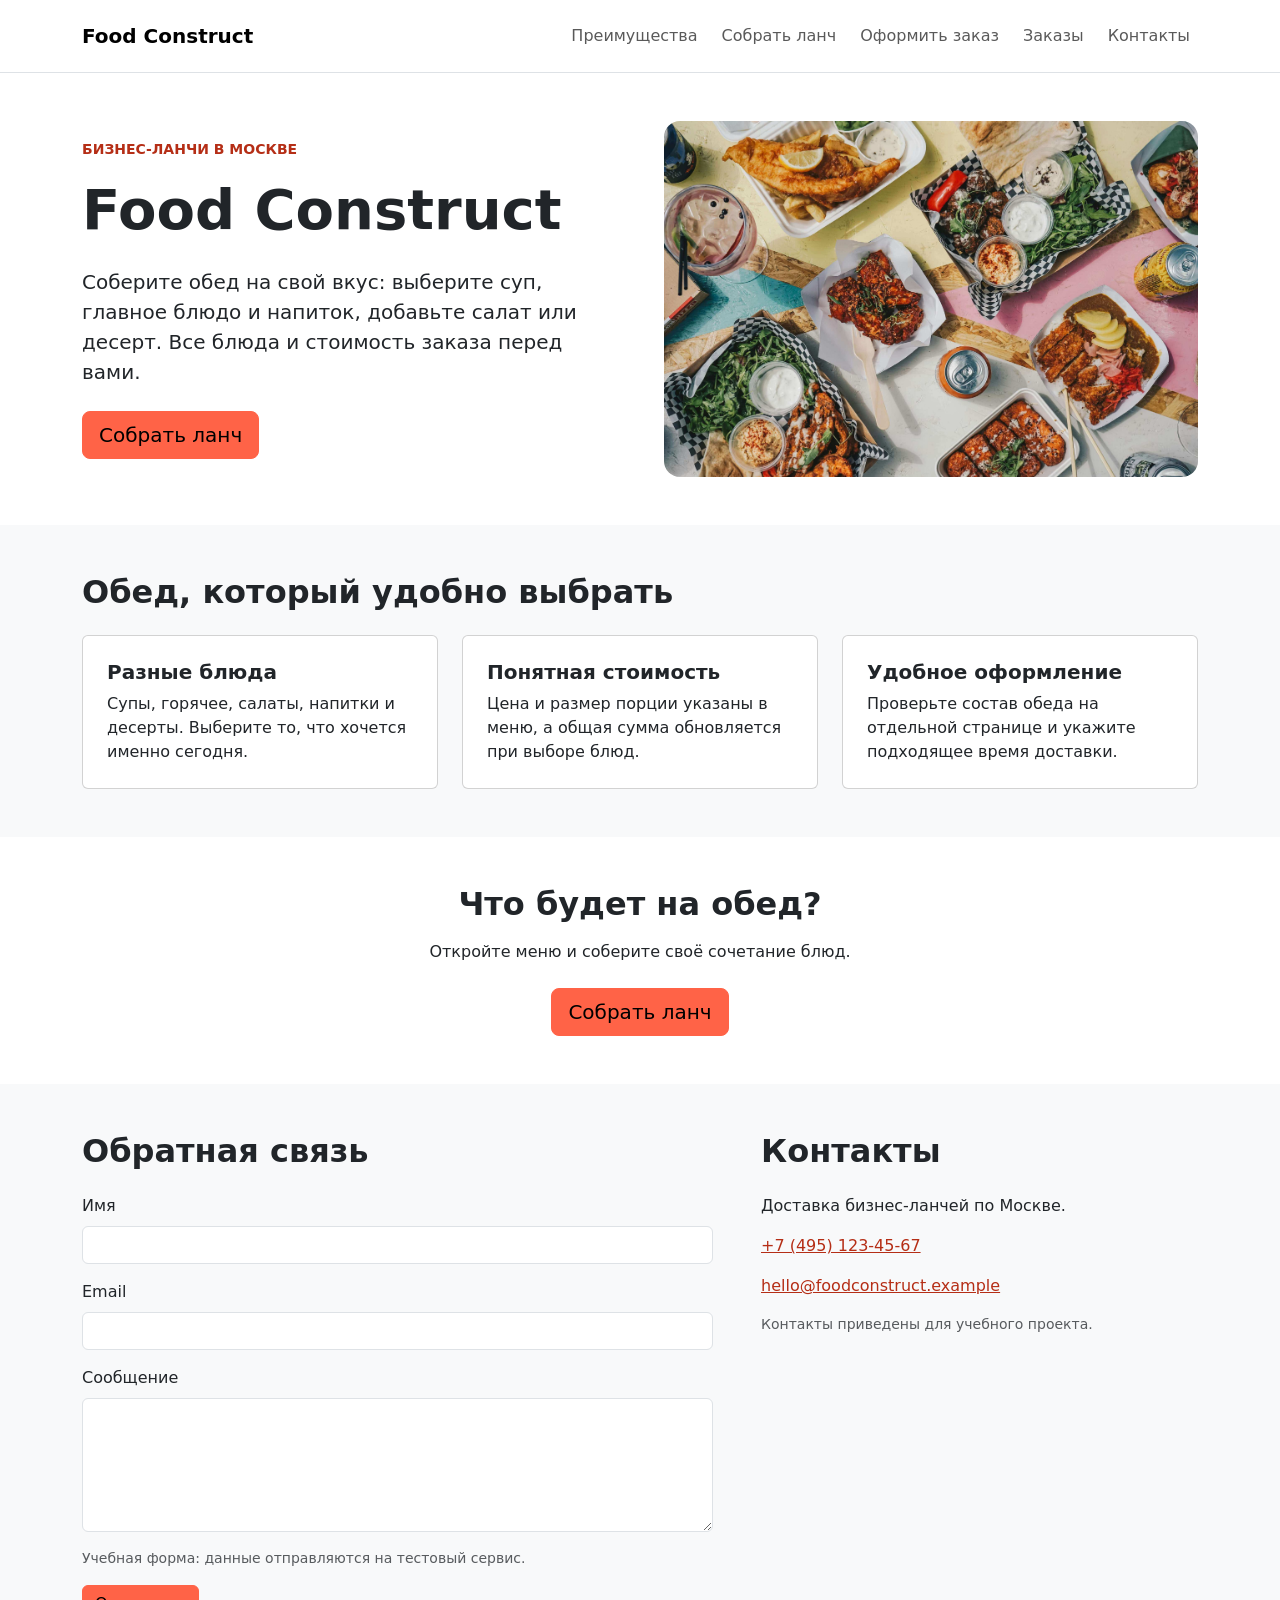
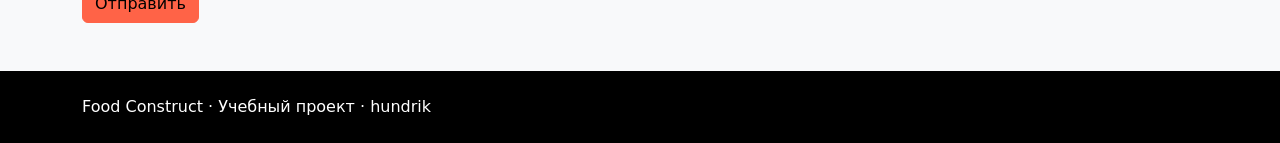
<file: index.html>
<!DOCTYPE html>
<html lang="ru">
<head>
    <meta charset="UTF-8">
    <meta name="viewport" content="width=device-width, initial-scale=1.0">
    <meta name="author" content="hundrik">
    <meta name="description" content="Food Construct: соберите свой бизнес-ланч из супа, горячего блюда, салата и напитка.">
    <title>Food Construct — обед на ваш вкус</title>
    <link rel="stylesheet" href="vendor/bootstrap.min.css">
    <link rel="stylesheet" href="css/landing10.css">
    <script src="vendor/bootstrap.bundle.min.js" defer></script>
</head>
<body>
    <header>
        <nav class="navbar navbar-expand-lg bg-white border-bottom" aria-label="Основная навигация">
            <div class="container py-2">
                <a class="navbar-brand fw-bold" href="10.html">Food Construct</a>
                <button class="navbar-toggler" type="button" data-bs-toggle="collapse" data-bs-target="#main-navigation" aria-controls="main-navigation" aria-expanded="false" aria-label="Открыть меню">
                    <span class="navbar-toggler-icon"></span>
                </button>
                <div class="collapse navbar-collapse" id="main-navigation">
                    <ul class="navbar-nav ms-auto gap-lg-2">
                        <li class="nav-item"><a class="nav-link" href="#advantages">Преимущества</a></li>
                        <li class="nav-item"><a class="nav-link" href="lunch9.html">Собрать ланч</a></li>
                        <li class="nav-item"><a class="nav-link" href="orders9.html">Оформить заказ</a></li>
                        <li class="nav-item"><a class="nav-link" href="9.html">Заказы</a></li>
                        <li class="nav-item"><a class="nav-link" href="#contacts">Контакты</a></li>
                    </ul>
                </div>
            </div>
        </nav>
    </header>

    <main>
        <section class="py-5">
            <div class="container">
                <div class="row align-items-center g-4 g-lg-5">
                    <div class="col-lg-6">
                        <p class="text-uppercase small fw-bold brand-text">Бизнес-ланчи в Москве</p>
                        <h1 class="display-4 fw-bold mb-4">Food Construct</h1>
                        <p class="lead mb-4">Соберите обед на свой вкус: выберите суп, главное блюдо и напиток, добавьте салат или десерт. Все блюда и стоимость заказа перед вами.</p>
                        <a class="btn btn-primary btn-lg" href="lunch9.html">Собрать ланч</a>
                    </div>
                    <div class="col-lg-6">
                        <img class="img-fluid rounded-4" src="images/lunch.jpg" alt="Блюда для сытного бизнес-ланча">
                    </div>
                </div>
            </div>
        </section>

        <section class="py-5 bg-light" id="advantages">
            <div class="container">
                <h2 class="fw-bold mb-4">Обед, который удобно выбрать</h2>
                <div class="row g-4">
                    <div class="col-md-4">
                        <div class="card h-100">
                            <div class="card-body p-4">
                                <h3 class="h5 fw-bold">Разные блюда</h3>
                                <p class="card-text">Супы, горячее, салаты, напитки и десерты. Выберите то, что хочется именно сегодня.</p>
                            </div>
                        </div>
                    </div>
                    <div class="col-md-4">
                        <div class="card h-100">
                            <div class="card-body p-4">
                                <h3 class="h5 fw-bold">Понятная стоимость</h3>
                                <p class="card-text">Цена и размер порции указаны в меню, а общая сумма обновляется при выборе блюд.</p>
                            </div>
                        </div>
                    </div>
                    <div class="col-md-4">
                        <div class="card h-100">
                            <div class="card-body p-4">
                                <h3 class="h5 fw-bold">Удобное оформление</h3>
                                <p class="card-text">Проверьте состав обеда на отдельной странице и укажите подходящее время доставки.</p>
                            </div>
                        </div>
                    </div>
                </div>
            </div>
        </section>

        <section class="py-5">
            <div class="container text-center">
                <h2 class="fw-bold mb-3">Что будет на обед?</h2>
                <p class="mb-4">Откройте меню и соберите своё сочетание блюд.</p>
                <a class="btn btn-primary btn-lg" href="lunch9.html">Собрать ланч</a>
            </div>
        </section>

        <section class="py-5 bg-light" id="contacts">
            <div class="container">
                <div class="row g-4 g-lg-5">
                    <div class="col-lg-7">
                        <h2 class="fw-bold mb-4">Обратная связь</h2>
                        <form method="post" action="https://httpbin.org/post">
                            <div class="mb-3">
                                <label class="form-label" for="feedback-name">Имя</label>
                                <input class="form-control" type="text" id="feedback-name" name="name" autocomplete="name" required>
                            </div>
                            <div class="mb-3">
                                <label class="form-label" for="feedback-email">Email</label>
                                <input class="form-control" type="email" id="feedback-email" name="email" autocomplete="email" required>
                            </div>
                            <div class="mb-3">
                                <label class="form-label" for="feedback-message">Сообщение</label>
                                <textarea class="form-control" id="feedback-message" name="message" rows="5" required></textarea>
                            </div>
                            <p class="small text-body-secondary">Учебная форма: данные отправляются на тестовый сервис.</p>
                            <button class="btn btn-primary" type="submit">Отправить</button>
                        </form>
                    </div>
                    <div class="col-lg-5">
                        <h2 class="fw-bold mb-4">Контакты</h2>
                        <p>Доставка бизнес-ланчей по Москве.</p>
                        <p><a href="tel:+74951234567">+7&nbsp;(495)&nbsp;123&#8209;45&#8209;67</a></p>
                        <p><a href="mailto:hello@foodconstruct.example">hello@foodconstruct.example</a></p>
                        <p class="small text-body-secondary">Контакты приведены для учебного проекта.</p>
                    </div>
                </div>
            </div>
        </section>
    </main>

    <footer class="bg-black text-white py-4">
        <div class="container">
            <p class="mb-0">Food Construct · Учебный проект · hundrik</p>
        </div>
    </footer>
</body>
</html>
</file>
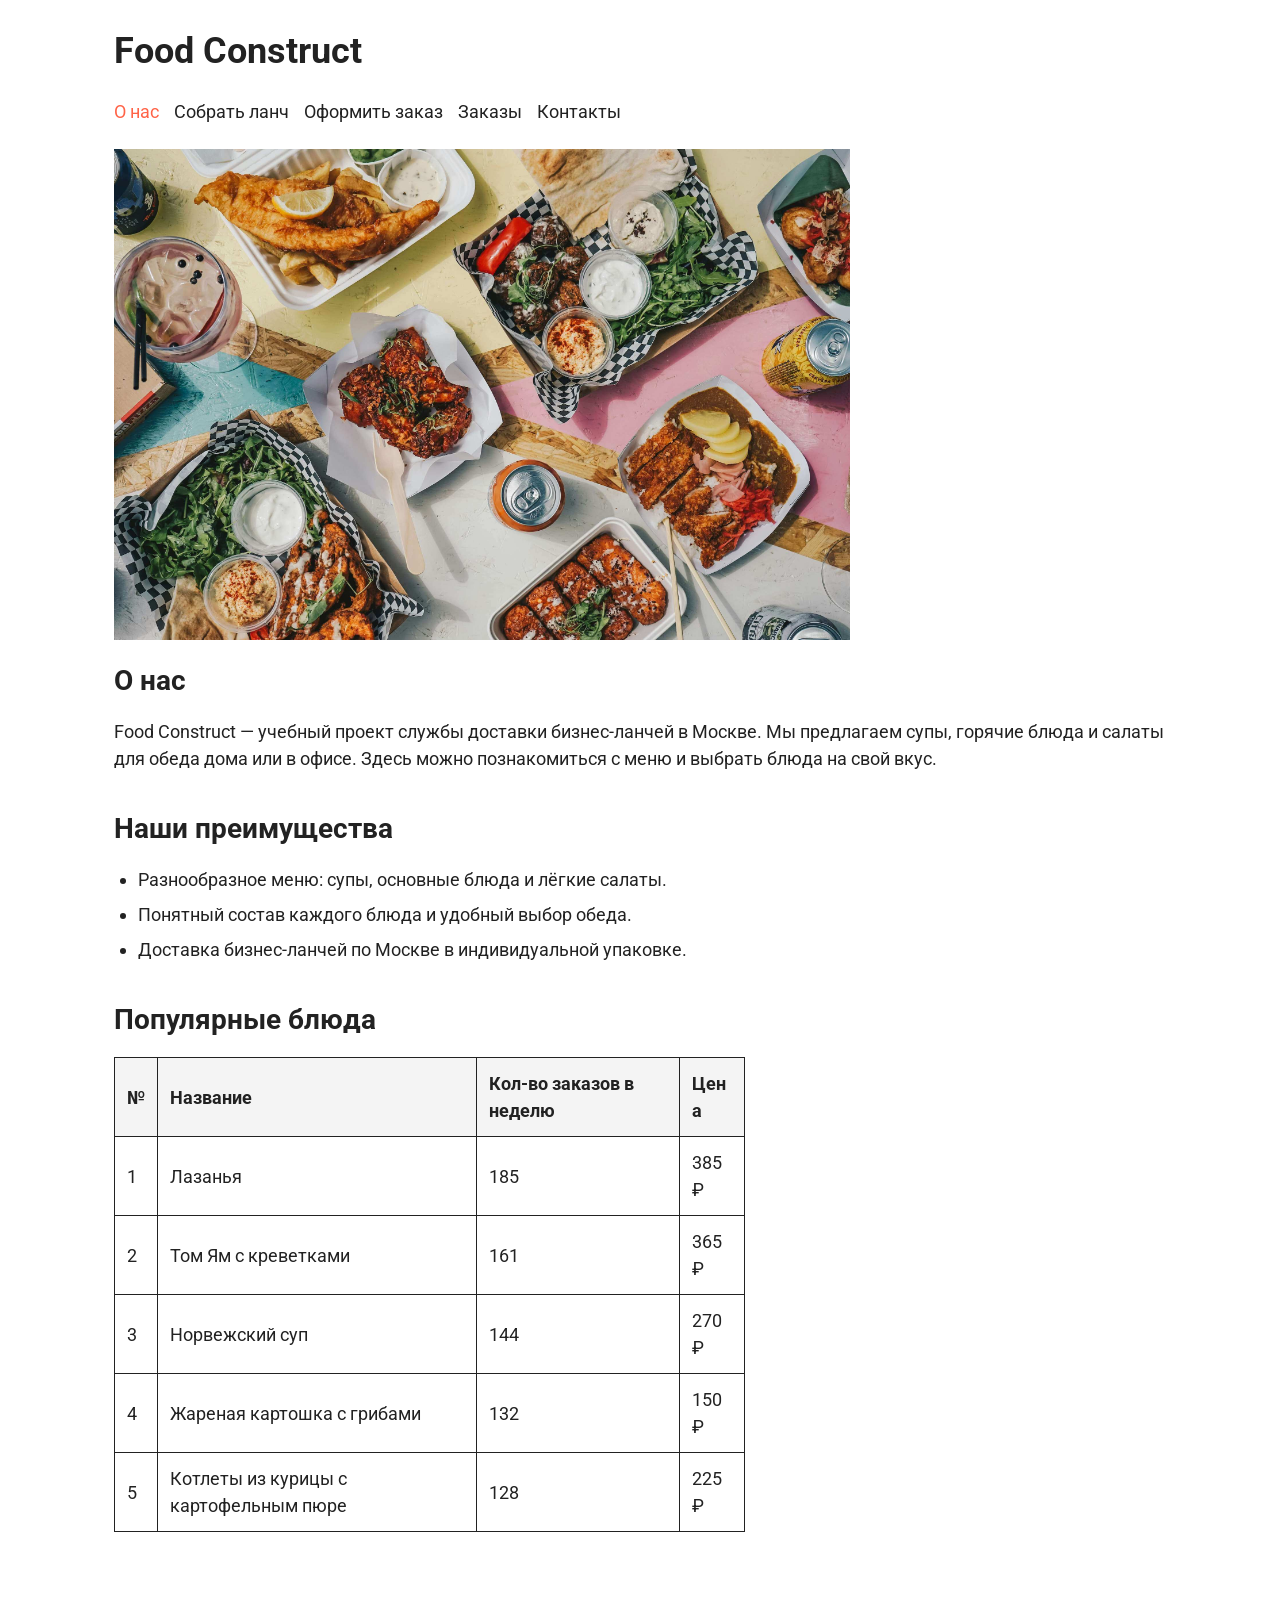
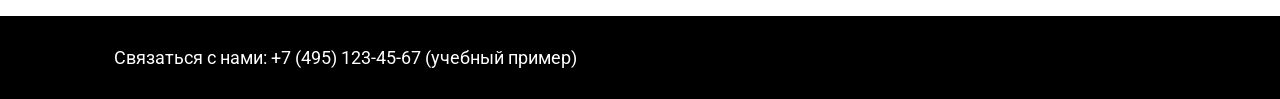
<file: 1.html>
<!DOCTYPE html>
<html lang="ru">
<head>
    <meta charset="UTF-8">
    <meta name="viewport" content="width=device-width, initial-scale=1.0">
    <title>Food Construct — доставка бизнес-ланчей</title>
    <link rel="preconnect" href="https://fonts.googleapis.com">
    <link rel="preconnect" href="https://fonts.gstatic.com" crossorigin>
    <link href="https://fonts.googleapis.com/css2?family=Roboto:wght@400;500;700&display=swap" rel="stylesheet">
    <link rel="stylesheet" href="css/style.css">
</head>
<body>
    <header class="page-header">
        <h1>Food Construct</h1>
        <nav class="navigation" aria-label="Основная навигация">
            <a class="active" href="1.html" aria-current="page">О нас</a>
            <a href="lunch9.html">Собрать ланч</a>
            <a href="orders9.html">Оформить заказ</a>
            <a href="9.html">Заказы</a>
            <a href="#contacts">Контакты</a>
        </nav>
    </header>

    <main class="page-main">
        <section>
            <img class="about-image" src="images/lunch.jpg" alt="Бизнес-ланч с горячим блюдом и овощами">
            <h2>О нас</h2>
            <p>Food Construct — учебный проект службы доставки бизнес-ланчей в Москве. Мы предлагаем супы, горячие блюда и салаты для обеда дома или в офисе. Здесь можно познакомиться с меню и выбрать блюда на свой вкус.</p>
        </section>

        <section>
            <h2>Наши преимущества</h2>
            <ul>
                <li>Разнообразное меню: супы, основные блюда и лёгкие салаты.</li>
                <li>Понятный состав каждого блюда и удобный выбор обеда.</li>
                <li>Доставка бизнес-ланчей по Москве в индивидуальной упаковке.</li>
            </ul>
        </section>

        <section>
            <h2>Популярные блюда</h2>
            <div class="table-wrapper">
                <table class="popular-table">
                    <thead>
                        <tr>
                            <th scope="col">№</th>
                            <th scope="col">Название</th>
                            <th scope="col">Кол-во заказов в неделю</th>
                            <th scope="col">Цена</th>
                        </tr>
                    </thead>
                    <tbody>
                        <tr><td>1</td><td>Лазанья</td><td>185</td><td>385 ₽</td></tr>
                        <tr><td>2</td><td>Том Ям с креветками</td><td>161</td><td>365 ₽</td></tr>
                        <tr><td>3</td><td>Норвежский суп</td><td>144</td><td>270 ₽</td></tr>
                        <tr><td>4</td><td>Жареная картошка с грибами</td><td>132</td><td>150 ₽</td></tr>
                        <tr><td>5</td><td>Котлеты из курицы с картофельным пюре</td><td>128</td><td>225 ₽</td></tr>
                    </tbody>
                </table>
            </div>
        </section>
    </main>

    <footer class="page-footer" id="contacts">
        <p>Связаться с нами: <a href="tel:+74951234567">+7&nbsp;(495)&nbsp;123&#8209;45&#8209;67</a> (учебный пример)</p>
    </footer>
</body>
</html>
</file>
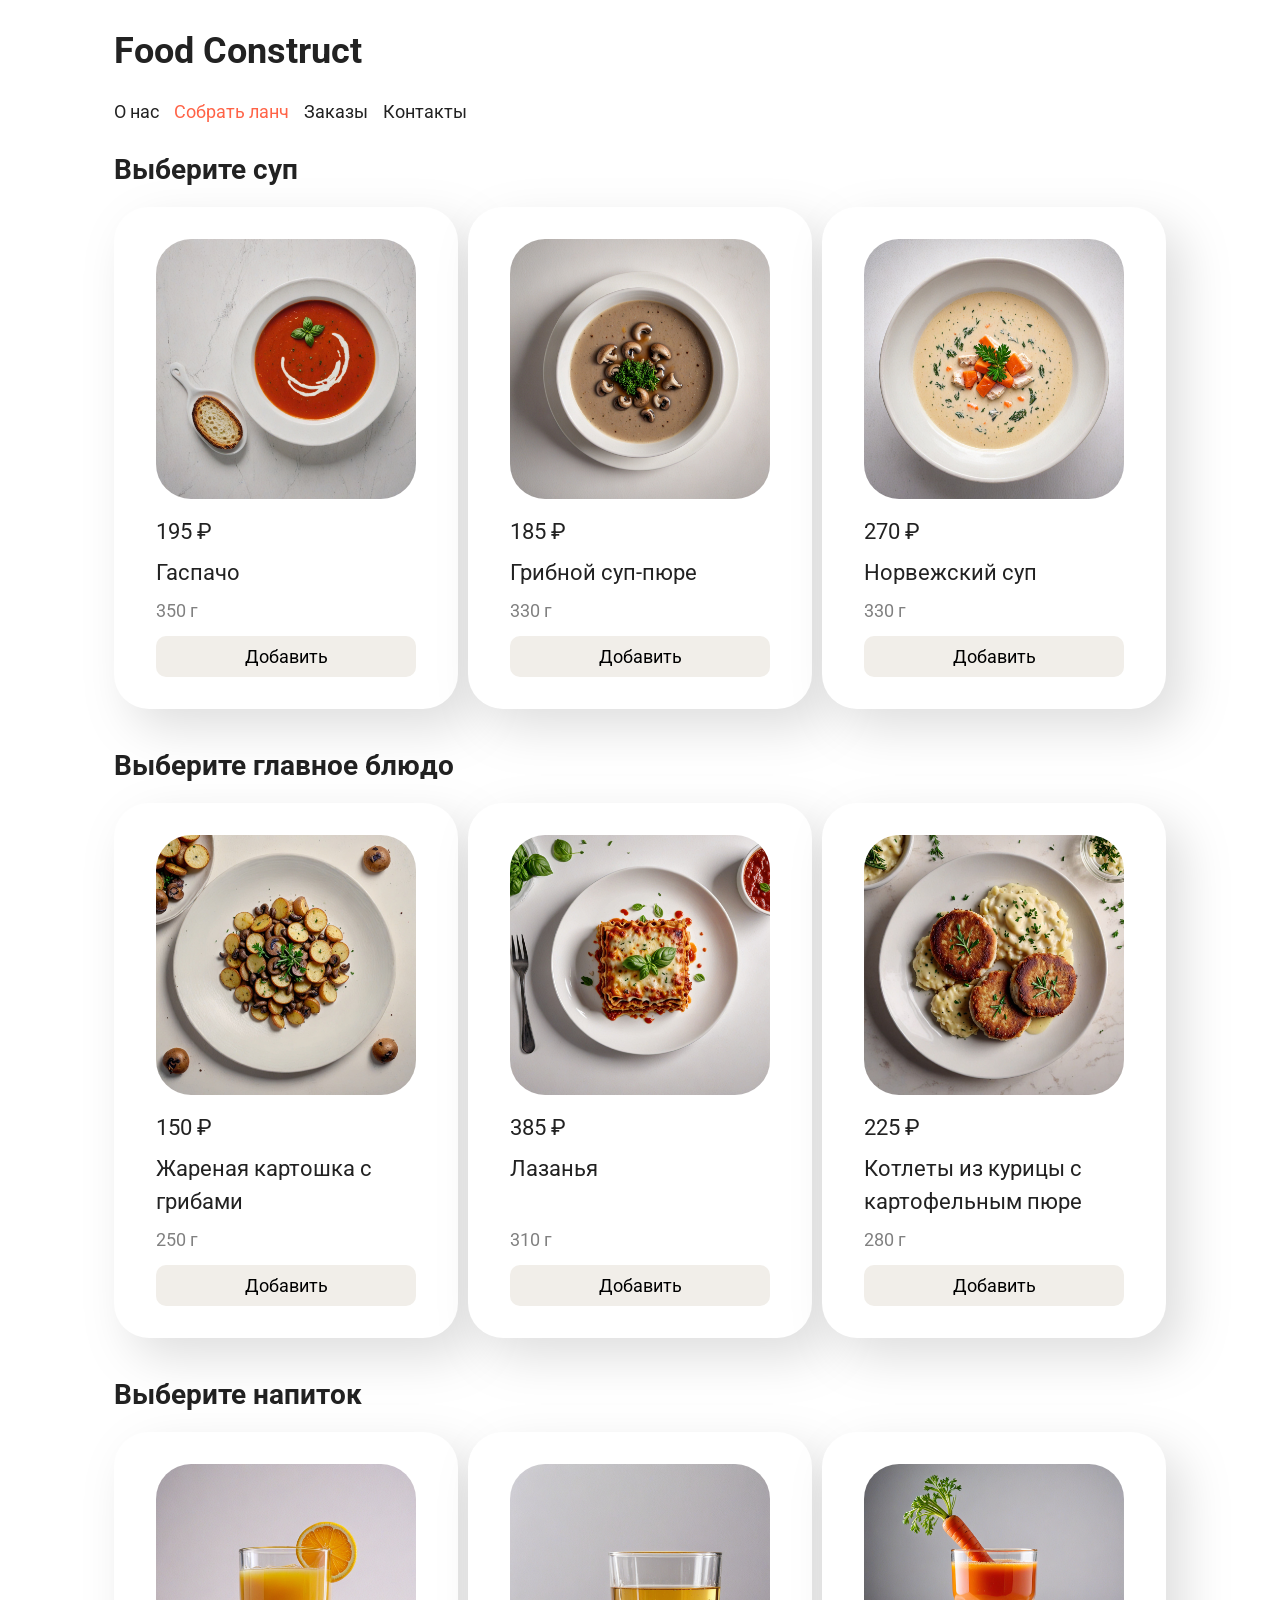
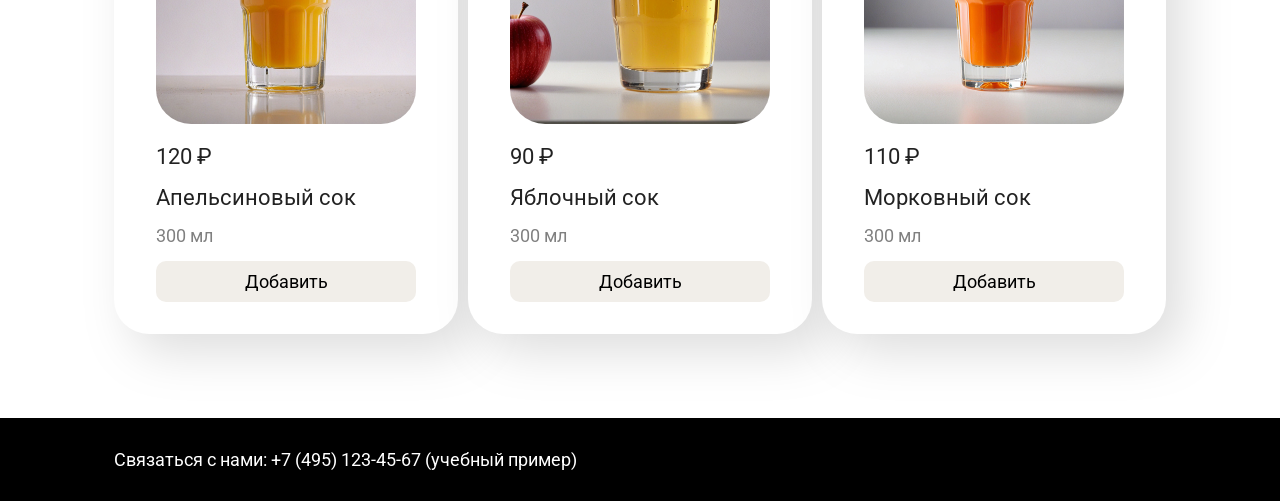
<file: 2.html>
<!DOCTYPE html>
<html lang="ru">
<head>
    <meta charset="UTF-8">
    <meta name="viewport" content="width=device-width, initial-scale=1.0">
    <title>Собрать ланч — Food Construct</title>
    <link rel="preconnect" href="https://fonts.googleapis.com">
    <link rel="preconnect" href="https://fonts.gstatic.com" crossorigin>
    <link href="https://fonts.googleapis.com/css2?family=Roboto:wght@400;500;700&display=swap" rel="stylesheet">
    <link rel="stylesheet" href="css/style.css">
    <link rel="stylesheet" href="css/lunch.css">
</head>
<body>
    <header class="page-header">
        <h1>Food Construct</h1>
        <nav class="navigation" aria-label="Основная навигация">
            <a href="1.html">О нас</a>
            <a class="active" href="2.html" aria-current="page">Собрать ланч</a>
            <a href="orders.html">Заказы</a>
            <a href="#contacts">Контакты</a>
        </nav>
    </header>

    <main class="page-main lunch-main">
        <section>
            <h2>Выберите суп</h2>
            <div class="dish-grid">
                <div class="dish">
                    <img class="dish-image" src="images/gazpacho.jpg" alt="Гаспачо">
                    <p class="dish-price">195 ₽</p>
                    <p class="dish-name">Гаспачо</p>
                    <p class="dish-weight">350 г</p>
                    <button type="button">Добавить</button>
                </div>
                <div class="dish">
                    <img class="dish-image" src="images/mushroom_soup.jpg" alt="Грибной суп-пюре">
                    <p class="dish-price">185 ₽</p>
                    <p class="dish-name">Грибной суп-пюре</p>
                    <p class="dish-weight">330 г</p>
                    <button type="button">Добавить</button>
                </div>
                <div class="dish">
                    <img class="dish-image" src="images/norwegian_soup.jpg" alt="Норвежский суп">
                    <p class="dish-price">270 ₽</p>
                    <p class="dish-name">Норвежский суп</p>
                    <p class="dish-weight">330 г</p>
                    <button type="button">Добавить</button>
                </div>
            </div>
        </section>
        <section>
            <h2>Выберите главное блюдо</h2>
            <div class="dish-grid">
                <div class="dish">
                    <img class="dish-image" src="images/friedpotatoeswithmushrooms1.jpg" alt="Жареная картошка с грибами">
                    <p class="dish-price">150 ₽</p>
                    <p class="dish-name">Жареная картошка с грибами</p>
                    <p class="dish-weight">250 г</p>
                    <button type="button">Добавить</button>
                </div>
                <div class="dish">
                    <img class="dish-image" src="images/lasagna.jpg" alt="Лазанья">
                    <p class="dish-price">385 ₽</p>
                    <p class="dish-name">Лазанья</p>
                    <p class="dish-weight">310 г</p>
                    <button type="button">Добавить</button>
                </div>
                <div class="dish">
                    <img class="dish-image" src="images/chickencutletsandmashedpotatoes.jpg" alt="Котлеты из курицы с картофельным пюре">
                    <p class="dish-price">225 ₽</p>
                    <p class="dish-name">Котлеты из курицы с картофельным пюре</p>
                    <p class="dish-weight">280 г</p>
                    <button type="button">Добавить</button>
                </div>
            </div>
        </section>
        <section>
            <h2>Выберите напиток</h2>
            <div class="dish-grid">
                <div class="dish">
                    <img class="dish-image" src="images/orangejuice.jpg" alt="Апельсиновый сок">
                    <p class="dish-price">120 ₽</p>
                    <p class="dish-name">Апельсиновый сок</p>
                    <p class="dish-weight">300 мл</p>
                    <button type="button">Добавить</button>
                </div>
                <div class="dish">
                    <img class="dish-image" src="images/applejuice.jpg" alt="Яблочный сок">
                    <p class="dish-price">90 ₽</p>
                    <p class="dish-name">Яблочный сок</p>
                    <p class="dish-weight">300 мл</p>
                    <button type="button">Добавить</button>
                </div>
                <div class="dish">
                    <img class="dish-image" src="images/carrotjuice.jpg" alt="Морковный сок">
                    <p class="dish-price">110 ₽</p>
                    <p class="dish-name">Морковный сок</p>
                    <p class="dish-weight">300 мл</p>
                    <button type="button">Добавить</button>
                </div>
            </div>
        </section>
    </main>

    <footer class="page-footer" id="contacts">
        <p>Связаться с нами: <a href="tel:+74951234567">+7 (495) 123-45-67</a> (учебный пример)</p>
    </footer>
</body>
</html>
</file>
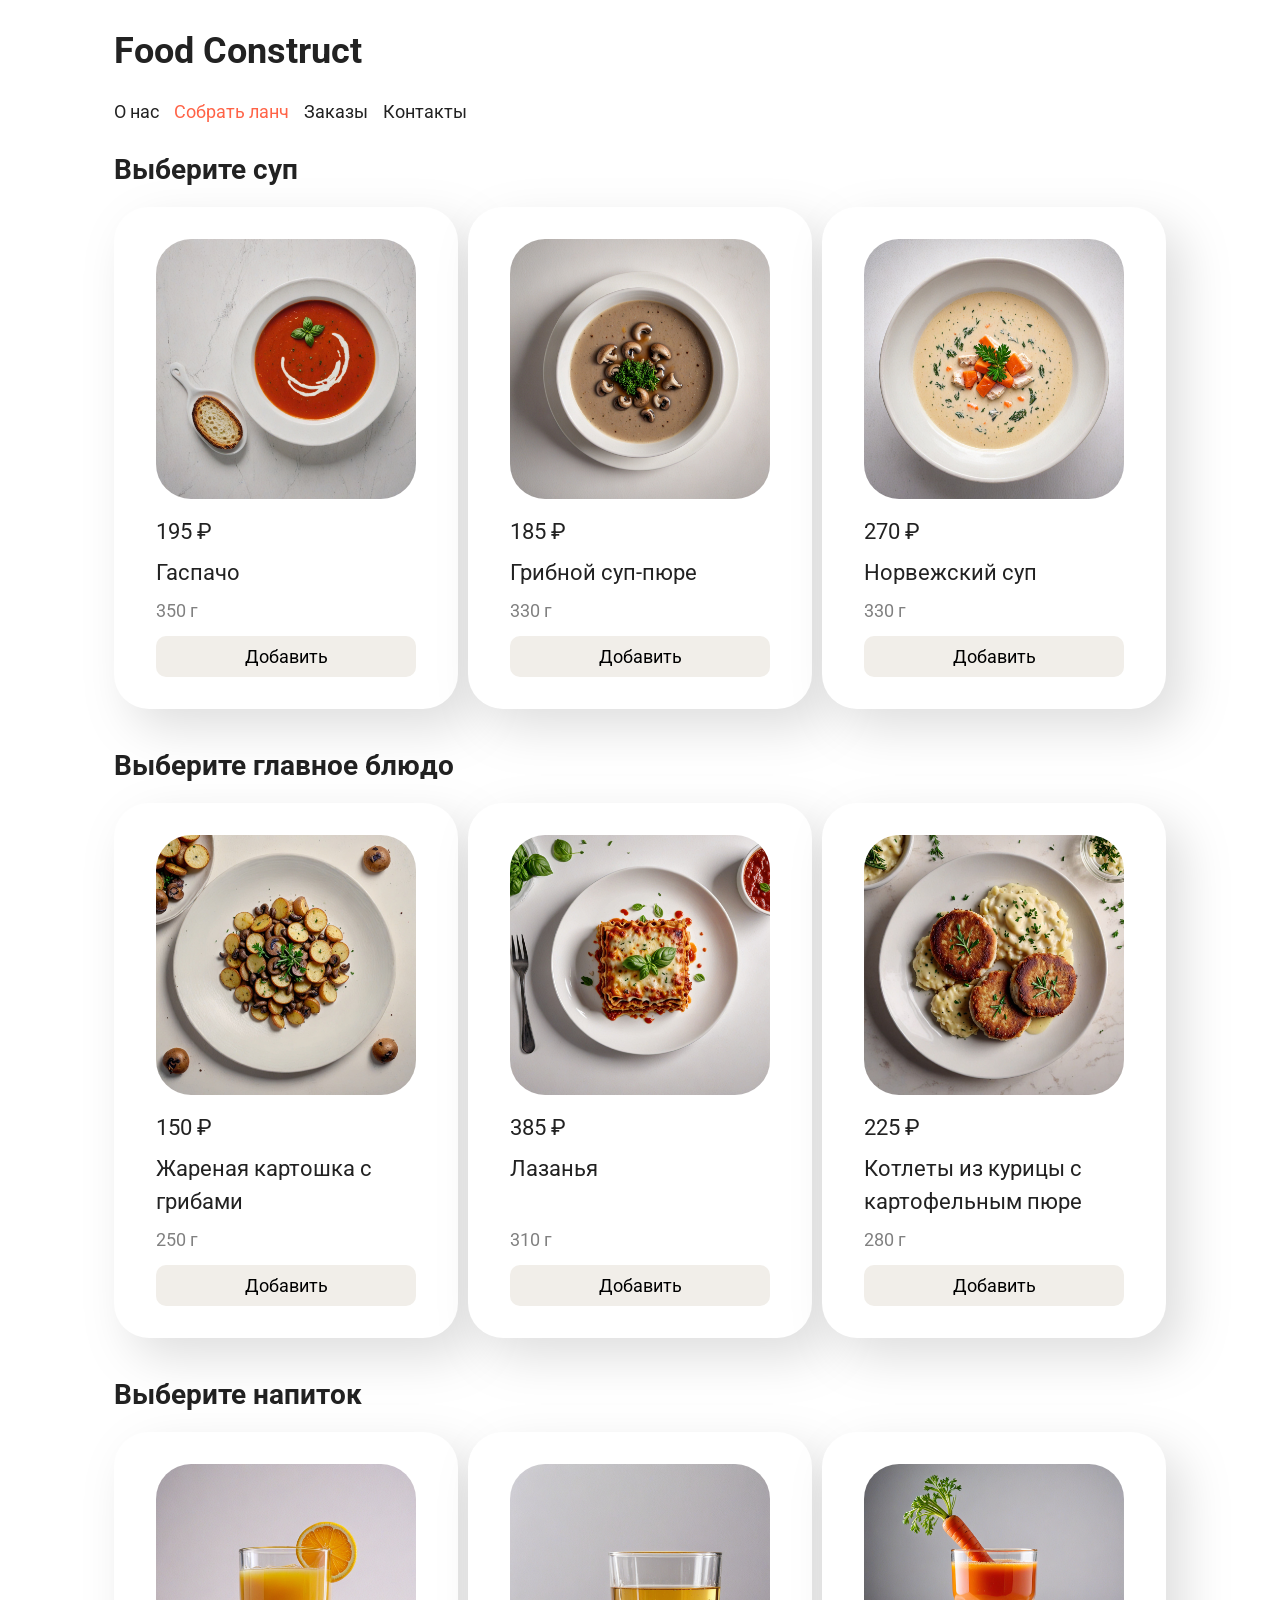
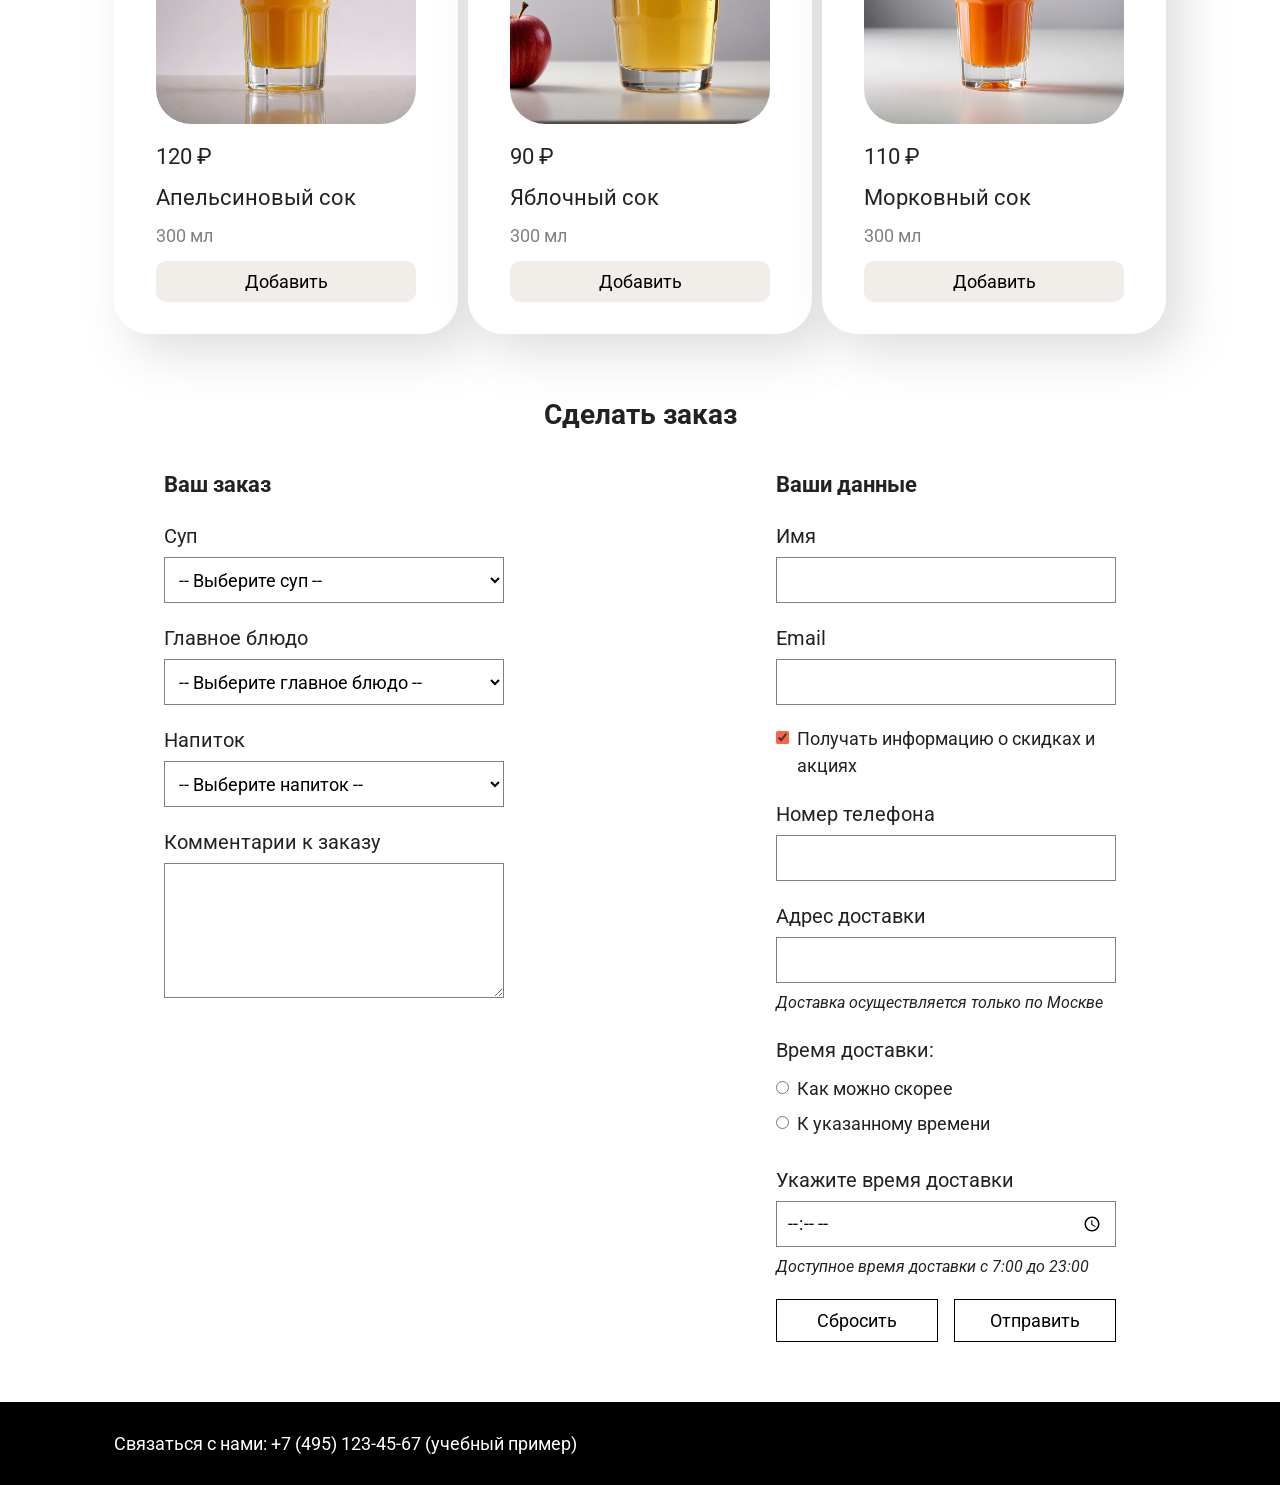
<file: 3.html>
<!DOCTYPE html>
<html lang="ru">
<head>
    <meta charset="UTF-8">
    <meta name="viewport" content="width=device-width, initial-scale=1.0">
    <title>Собрать ланч — Food Construct</title>
    <link rel="preconnect" href="https://fonts.googleapis.com">
    <link rel="preconnect" href="https://fonts.gstatic.com" crossorigin>
    <link href="https://fonts.googleapis.com/css2?family=Roboto:wght@400;500;700&display=swap" rel="stylesheet">
    <link rel="stylesheet" href="css/style.css">
    <link rel="stylesheet" href="css/lunch.css">
    <link rel="stylesheet" href="css/form.css">
</head>
<body>
    <header class="page-header">
        <h1>Food Construct</h1>
        <nav class="navigation" aria-label="Основная навигация">
            <a href="1.html">О нас</a>
            <a class="active" href="3.html" aria-current="page">Собрать ланч</a>
            <a href="3.html#order">Заказы</a>
            <a href="#contacts">Контакты</a>
        </nav>
    </header>

    <main class="page-main lunch-main">
        <section>
            <h2>Выберите суп</h2>
            <div class="dish-grid">
                <div class="dish">
                    <img class="dish-image" src="images/gazpacho.jpg" alt="Гаспачо">
                    <p class="dish-price">195 ₽</p>
                    <p class="dish-name">Гаспачо</p>
                    <p class="dish-weight">350 г</p>
                    <button type="button">Добавить</button>
                </div>
                <div class="dish">
                    <img class="dish-image" src="images/mushroom_soup.jpg" alt="Грибной суп-пюре">
                    <p class="dish-price">185 ₽</p>
                    <p class="dish-name">Грибной суп-пюре</p>
                    <p class="dish-weight">330 г</p>
                    <button type="button">Добавить</button>
                </div>
                <div class="dish">
                    <img class="dish-image" src="images/norwegian_soup.jpg" alt="Норвежский суп">
                    <p class="dish-price">270 ₽</p>
                    <p class="dish-name">Норвежский суп</p>
                    <p class="dish-weight">330 г</p>
                    <button type="button">Добавить</button>
                </div>
            </div>
        </section>
        <section>
            <h2>Выберите главное блюдо</h2>
            <div class="dish-grid">
                <div class="dish">
                    <img class="dish-image" src="images/friedpotatoeswithmushrooms1.jpg" alt="Жареная картошка с грибами">
                    <p class="dish-price">150 ₽</p>
                    <p class="dish-name">Жареная картошка с грибами</p>
                    <p class="dish-weight">250 г</p>
                    <button type="button">Добавить</button>
                </div>
                <div class="dish">
                    <img class="dish-image" src="images/lasagna.jpg" alt="Лазанья">
                    <p class="dish-price">385 ₽</p>
                    <p class="dish-name">Лазанья</p>
                    <p class="dish-weight">310 г</p>
                    <button type="button">Добавить</button>
                </div>
                <div class="dish">
                    <img class="dish-image" src="images/chickencutletsandmashedpotatoes.jpg" alt="Котлеты из курицы с картофельным пюре">
                    <p class="dish-price">225 ₽</p>
                    <p class="dish-name">Котлеты из курицы с картофельным пюре</p>
                    <p class="dish-weight">280 г</p>
                    <button type="button">Добавить</button>
                </div>
            </div>
        </section>
        <section>
            <h2>Выберите напиток</h2>
            <div class="dish-grid">
                <div class="dish">
                    <img class="dish-image" src="images/orangejuice.jpg" alt="Апельсиновый сок">
                    <p class="dish-price">120 ₽</p>
                    <p class="dish-name">Апельсиновый сок</p>
                    <p class="dish-weight">300 мл</p>
                    <button type="button">Добавить</button>
                </div>
                <div class="dish">
                    <img class="dish-image" src="images/applejuice.jpg" alt="Яблочный сок">
                    <p class="dish-price">90 ₽</p>
                    <p class="dish-name">Яблочный сок</p>
                    <p class="dish-weight">300 мл</p>
                    <button type="button">Добавить</button>
                </div>
                <div class="dish">
                    <img class="dish-image" src="images/carrotjuice.jpg" alt="Морковный сок">
                    <p class="dish-price">110 ₽</p>
                    <p class="dish-name">Морковный сок</p>
                    <p class="dish-weight">300 мл</p>
                    <button type="button">Добавить</button>
                </div>
            </div>
        </section>
    </main>

    <section class="order-section" id="order">
        <h2 class="order-title">Сделать заказ</h2>
        <form class="order-form" method="post" action="https://httpbin.org/post">
            <div class="form-column">
                <h3>Ваш заказ</h3>
                <label class="form-label" for="soup">Суп</label>
                <select class="form-control" id="soup" name="soup" required>
                    <option value="" selected>-- Выберите суп --</option>
                    <option value="gazpacho">Гаспачо</option>
                    <option value="mushroom_soup">Грибной суп-пюре</option>
                    <option value="norwegian_soup">Норвежский суп</option>
                </select>
                <label class="form-label" for="main-dish">Главное блюдо</label>
                <select class="form-control" id="main-dish" name="main_dish" required>
                    <option value="" selected>-- Выберите главное блюдо --</option>
                    <option value="fried_potatoes">Жареная картошка с грибами</option>
                    <option value="lasagna">Лазанья</option>
                    <option value="chicken_cutlets">Котлеты из курицы с картофельным пюре</option>
                </select>
                <label class="form-label" for="drink">Напиток</label>
                <select class="form-control" id="drink" name="drink" required>
                    <option value="" selected>-- Выберите напиток --</option>
                    <option value="orange_juice">Апельсиновый сок</option>
                    <option value="apple_juice">Яблочный сок</option>
                    <option value="carrot_juice">Морковный сок</option>
                </select>
                <label class="form-label" for="comment">Комментарии к заказу</label>
                <textarea class="form-control form-comment" id="comment" name="comment"></textarea>
            </div>
            <div class="form-column">
                <h3>Ваши данные</h3>
                <label class="form-label" for="customer-name">Имя</label>
                <input class="form-control" type="text" id="customer-name" name="customer_name" autocomplete="name" required>
                <label class="form-label" for="email">Email</label>
                <input class="form-control" type="email" id="email" name="email" autocomplete="email" required>
                <div class="form-check">
                    <input class="form-choice" type="checkbox" id="subscribe" name="subscribe" value="yes" checked>
                    <label for="subscribe">Получать информацию о скидках и акциях</label>
                </div>
                <label class="form-label" for="phone">Номер телефона</label>
                <input class="form-control" type="tel" id="phone" name="phone" autocomplete="tel" required>
                <label class="form-label" for="address">Адрес доставки</label>
                <input class="form-control" type="text" id="address" name="address" autocomplete="address-line1" aria-describedby="address-hint" required>
                <p class="form-hint" id="address-hint">Доставка осуществляется только по Москве</p>
                <fieldset class="delivery-options">
                    <legend>Время доставки:</legend>
                    <div class="form-check">
                        <input class="form-choice" type="radio" id="delivery-asap" name="delivery_type" value="asap" required>
                        <label for="delivery-asap">Как можно скорее</label>
                    </div>
                    <div class="form-check">
                        <input class="form-choice" type="radio" id="delivery-scheduled" name="delivery_type" value="scheduled" required>
                        <label for="delivery-scheduled">К указанному времени</label>
                    </div>
                </fieldset>
                <label class="form-label" for="delivery-time">Укажите время доставки</label>
                <input class="form-control" type="time" id="delivery-time" name="delivery_time" min="07:00" max="23:00" step="300" aria-describedby="time-hint">
                <p class="form-hint" id="time-hint">Доступное время доставки с 7:00 до 23:00</p>
                <div class="form-buttons">
                    <button class="form-button" type="reset">Сбросить</button>
                    <button class="form-button" type="submit">Отправить</button>
                </div>
            </div>
        </form>
    </section>
    <footer class="page-footer" id="contacts">
        <p>Связаться с нами: <a href="tel:+74951234567">+7 (495) 123-45-67</a> (учебный пример)</p>
    </footer>
</body>
</html>
</file>
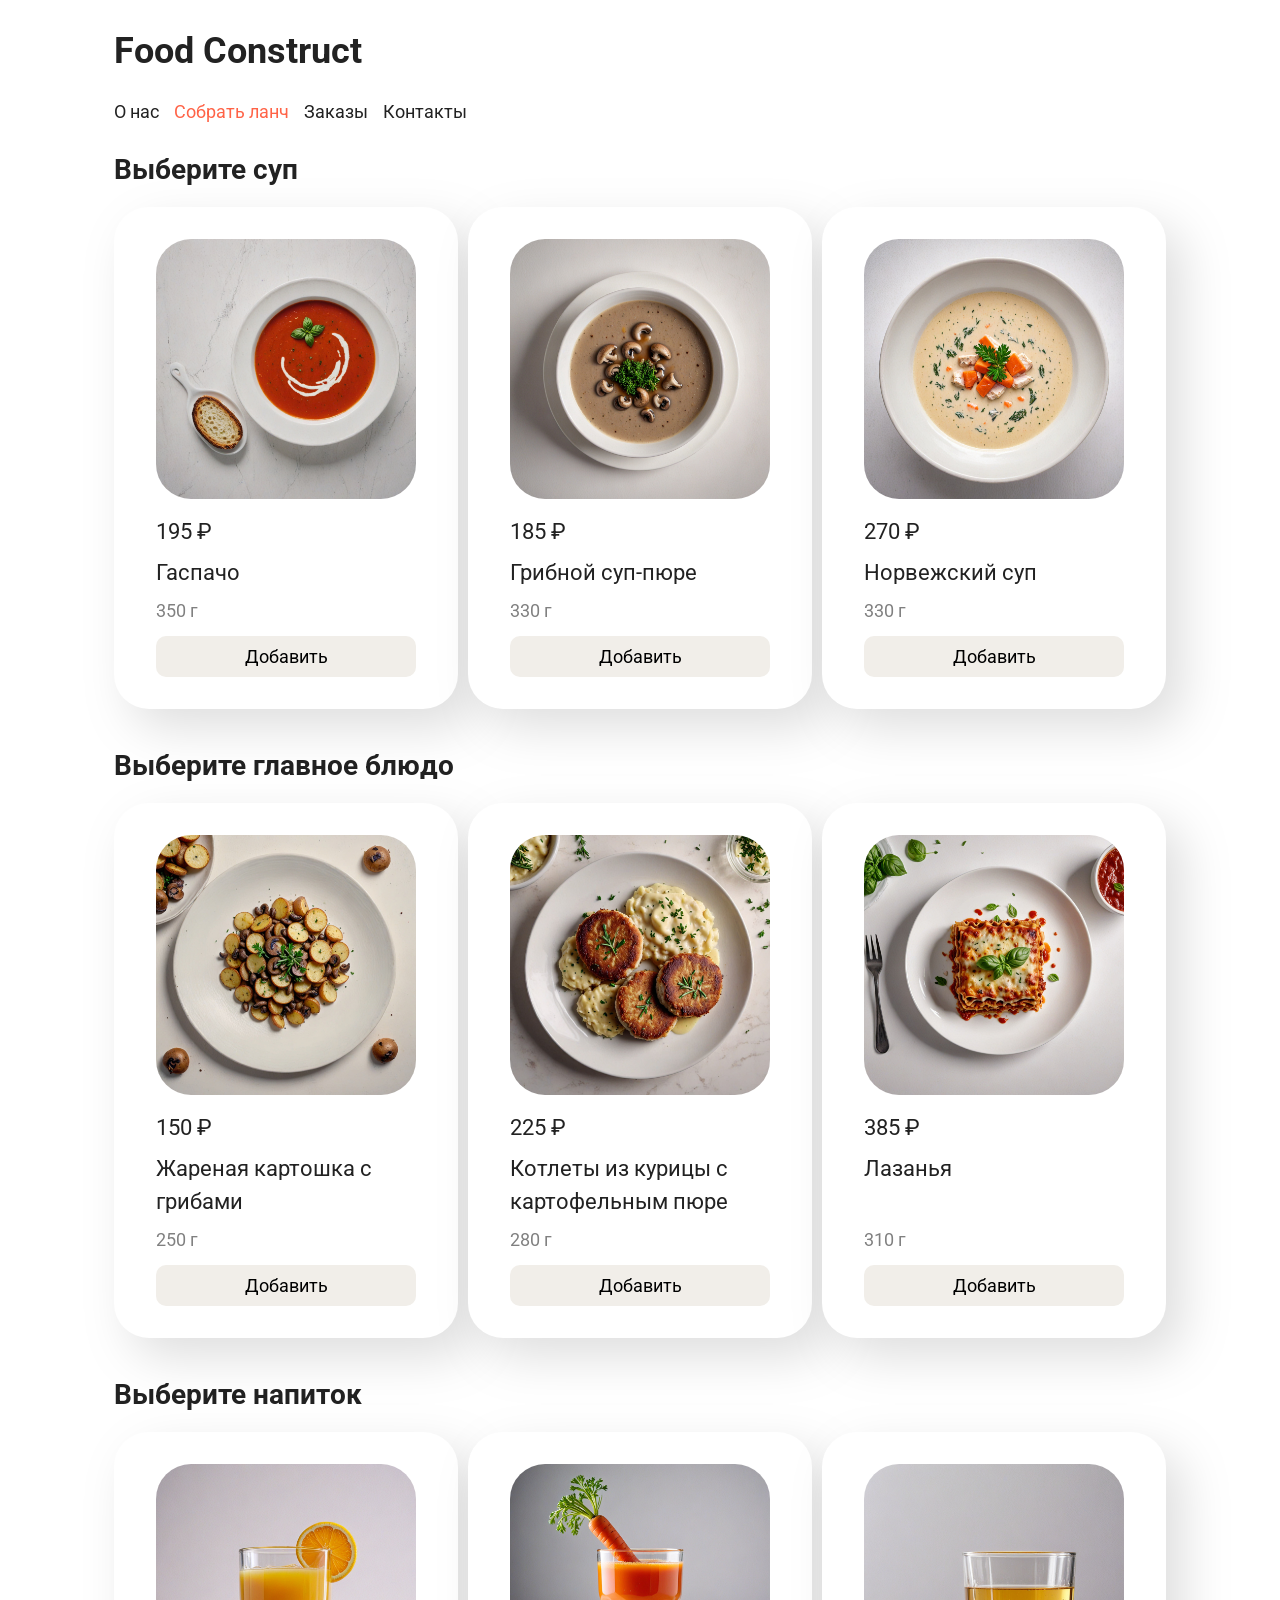
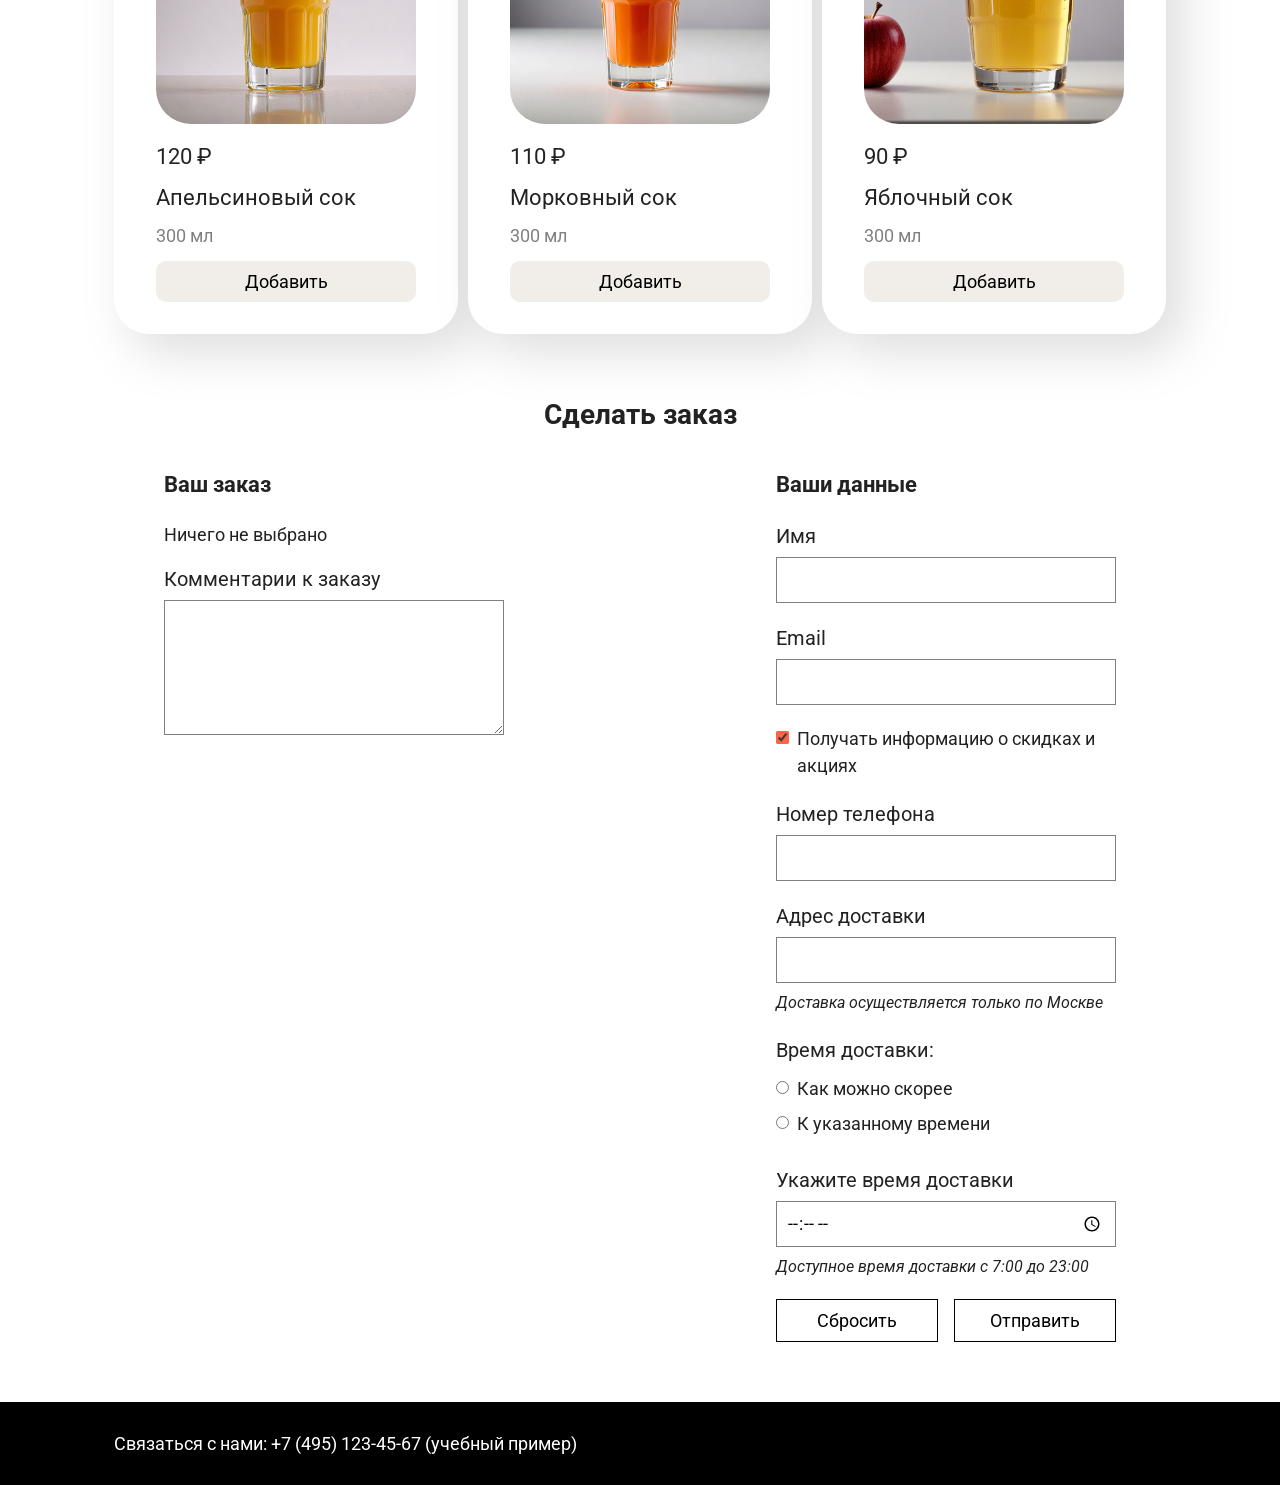
<file: 4.html>
<!DOCTYPE html>
<html lang="ru">
<head>
    <meta charset="UTF-8">
    <meta name="viewport" content="width=device-width, initial-scale=1.0">
    <title>Собрать ланч — Food Construct</title>
    <link rel="preconnect" href="https://fonts.googleapis.com">
    <link rel="preconnect" href="https://fonts.gstatic.com" crossorigin>
    <link href="https://fonts.googleapis.com/css2?family=Roboto:wght@400;500;700&display=swap" rel="stylesheet">
    <link rel="stylesheet" href="css/style.css">
    <link rel="stylesheet" href="css/lunch.css">
    <link rel="stylesheet" href="css/form.css">
    <script src="js/dishes.js" defer></script>
    <script src="js/render.js" defer></script>
    <script src="js/order.js" defer></script>
</head>
<body>
    <header class="page-header">
        <h1>Food Construct</h1>
        <nav class="navigation" aria-label="Основная навигация">
            <a href="1.html">О нас</a>
            <a class="active" href="4.html" aria-current="page">Собрать ланч</a>
            <a href="4.html#order">Заказы</a>
            <a href="#contacts">Контакты</a>
        </nav>
    </header>

    <main class="page-main lunch-main">
        <section>
            <h2>Выберите суп</h2>
            <div class="dish-grid" data-category="soup"></div>
        </section>
        <section>
            <h2>Выберите главное блюдо</h2>
            <div class="dish-grid" data-category="main_dish"></div>
        </section>
        <section>
            <h2>Выберите напиток</h2>
            <div class="dish-grid" data-category="drink"></div>
        </section>
    </main>

    <section class="order-section" id="order">
        <h2 class="order-title">Сделать заказ</h2>
        <form class="order-form" method="post" action="https://httpbin.org/post">
            <div class="form-column">
                <h3>Ваш заказ</h3>
                <p id="order-empty">Ничего не выбрано</p>
                <div id="order-items" hidden>
                    <h4 class="order-category">Суп</h4>
                    <p id="chosen-soup">Блюдо не выбрано</p>
                    <h4 class="order-category">Главное блюдо</h4>
                    <p id="chosen-main_dish">Блюдо не выбрано</p>
                    <h4 class="order-category">Напиток</h4>
                    <p id="chosen-drink">Напиток не выбран</p>
                </div>
                <input type="hidden" id="soup" name="soup" value="">
                <input type="hidden" id="main_dish" name="main_dish" value="">
                <input type="hidden" id="drink" name="drink" value="">
                <div id="order-cost" hidden>
                    <h4 class="order-category">Стоимость заказа</h4>
                    <p id="order-total">0 ₽</p>
                </div>
                <p class="order-error" id="order-error" role="alert" hidden></p>
                <label class="form-label" for="comment">Комментарии к заказу</label>
                <textarea class="form-control form-comment" id="comment" name="comment"></textarea>
            </div>
            <div class="form-column">
                <h3>Ваши данные</h3>
                <label class="form-label" for="customer-name">Имя</label>
                <input class="form-control" type="text" id="customer-name" name="customer_name" autocomplete="name" required>
                <label class="form-label" for="email">Email</label>
                <input class="form-control" type="email" id="email" name="email" autocomplete="email" required>
                <div class="form-check">
                    <input class="form-choice" type="checkbox" id="subscribe" name="subscribe" value="yes" checked>
                    <label for="subscribe">Получать информацию о скидках и акциях</label>
                </div>
                <label class="form-label" for="phone">Номер телефона</label>
                <input class="form-control" type="tel" id="phone" name="phone" autocomplete="tel" required>
                <label class="form-label" for="address">Адрес доставки</label>
                <input class="form-control" type="text" id="address" name="address" autocomplete="address-line1" aria-describedby="address-hint" required>
                <p class="form-hint" id="address-hint">Доставка осуществляется только по Москве</p>
                <fieldset class="delivery-options">
                    <legend>Время доставки:</legend>
                    <div class="form-check">
                        <input class="form-choice" type="radio" id="delivery-asap" name="delivery_type" value="asap" required>
                        <label for="delivery-asap">Как можно скорее</label>
                    </div>
                    <div class="form-check">
                        <input class="form-choice" type="radio" id="delivery-scheduled" name="delivery_type" value="scheduled" required>
                        <label for="delivery-scheduled">К указанному времени</label>
                    </div>
                </fieldset>
                <label class="form-label" for="delivery-time">Укажите время доставки</label>
                <input class="form-control" type="time" id="delivery-time" name="delivery_time" min="07:00" max="23:00" step="300" aria-describedby="time-hint">
                <p class="form-hint" id="time-hint">Доступное время доставки с 7:00 до 23:00</p>
                <div class="form-buttons">
                    <button class="form-button" type="reset">Сбросить</button>
                    <button class="form-button" type="submit">Отправить</button>
                </div>
            </div>
        </form>
    </section>
    <footer class="page-footer" id="contacts">
        <p>Связаться с нами: <a href="tel:+74951234567">+7 (495) 123-45-67</a> (учебный пример)</p>
    </footer>
</body>
</html>
</file>
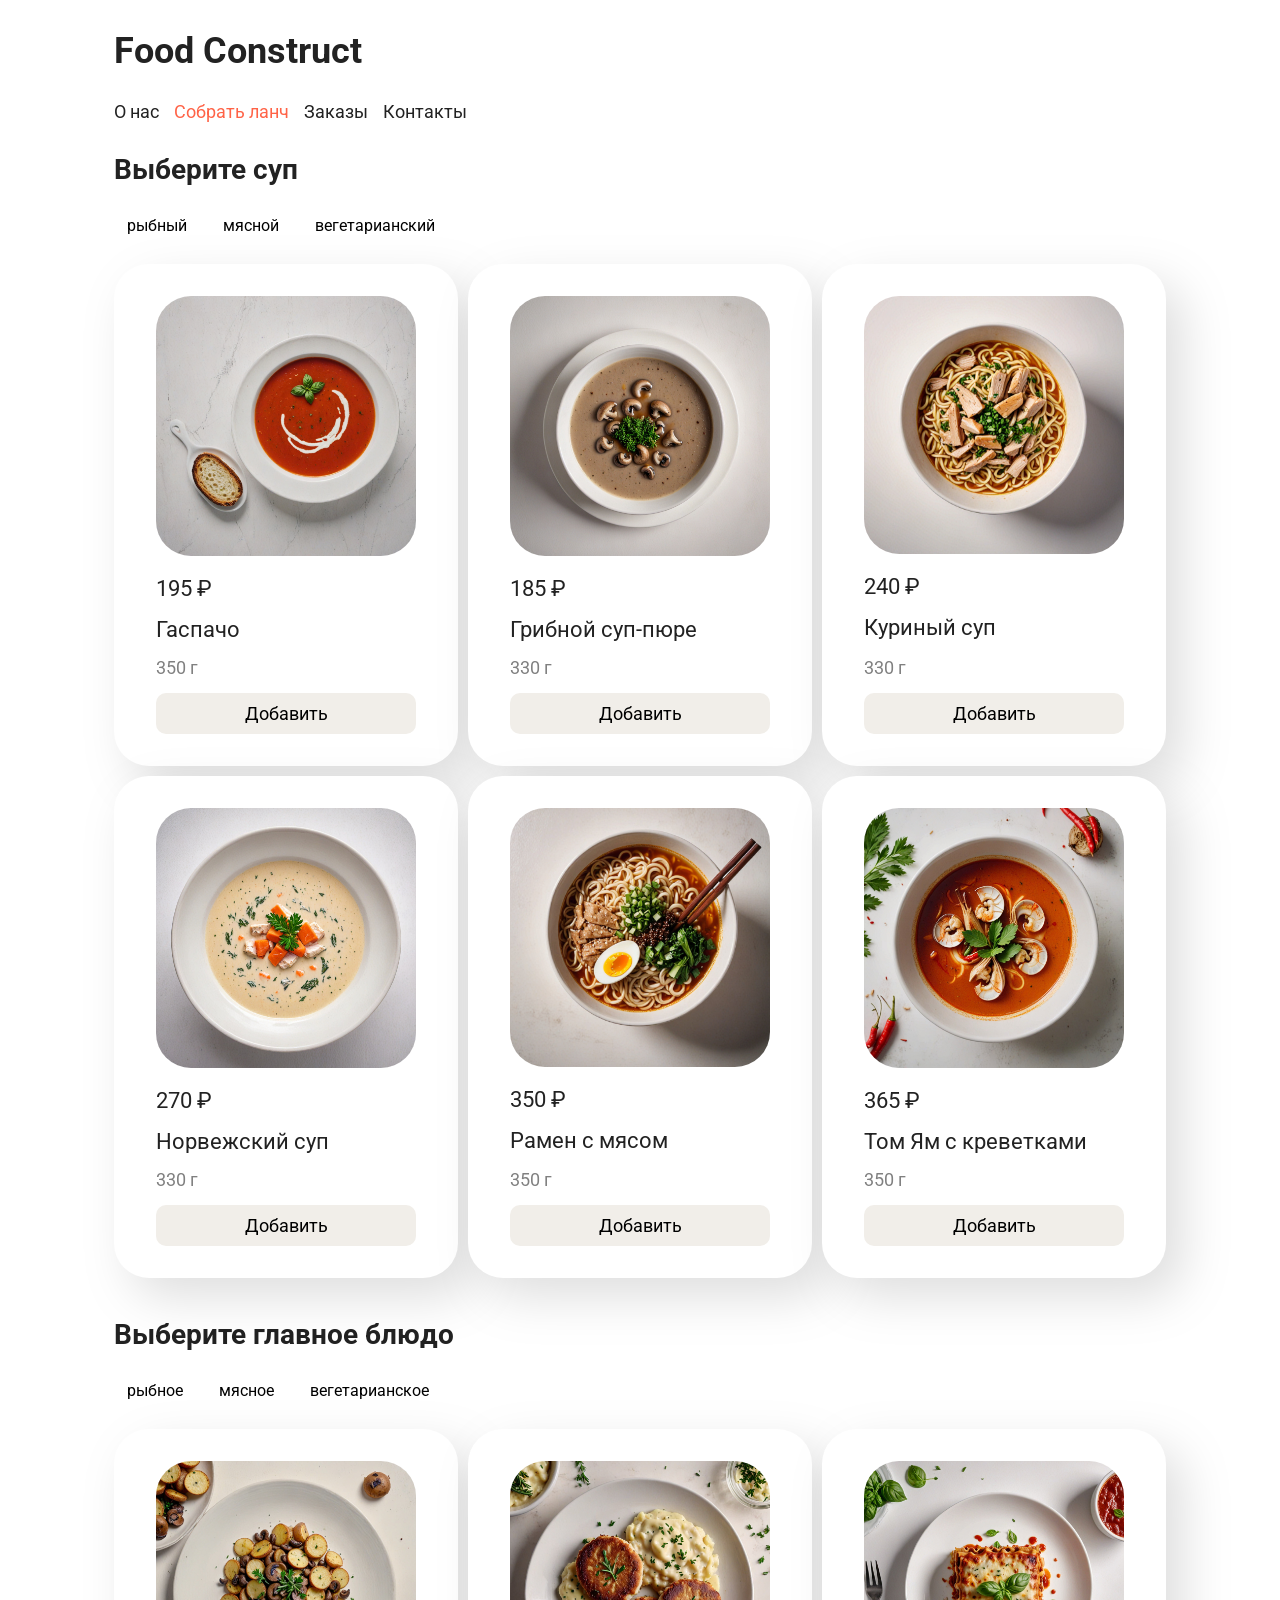
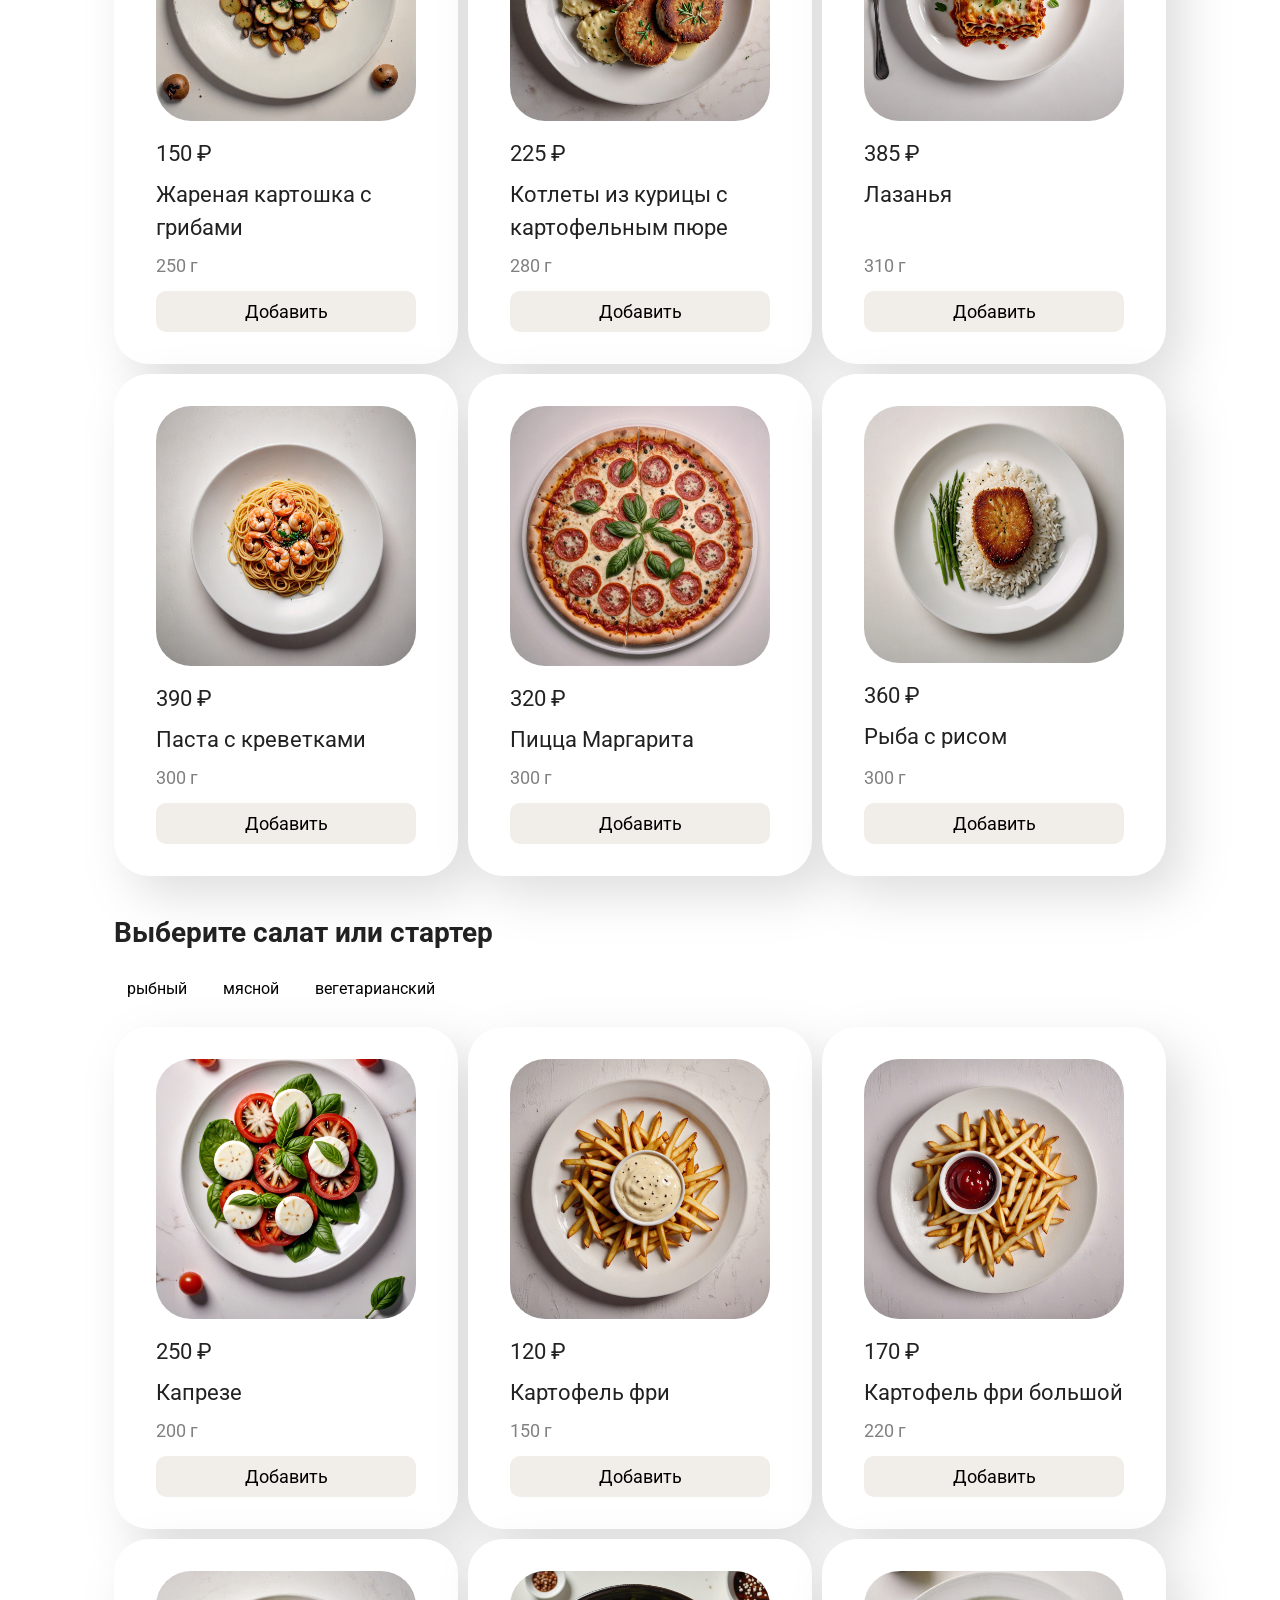
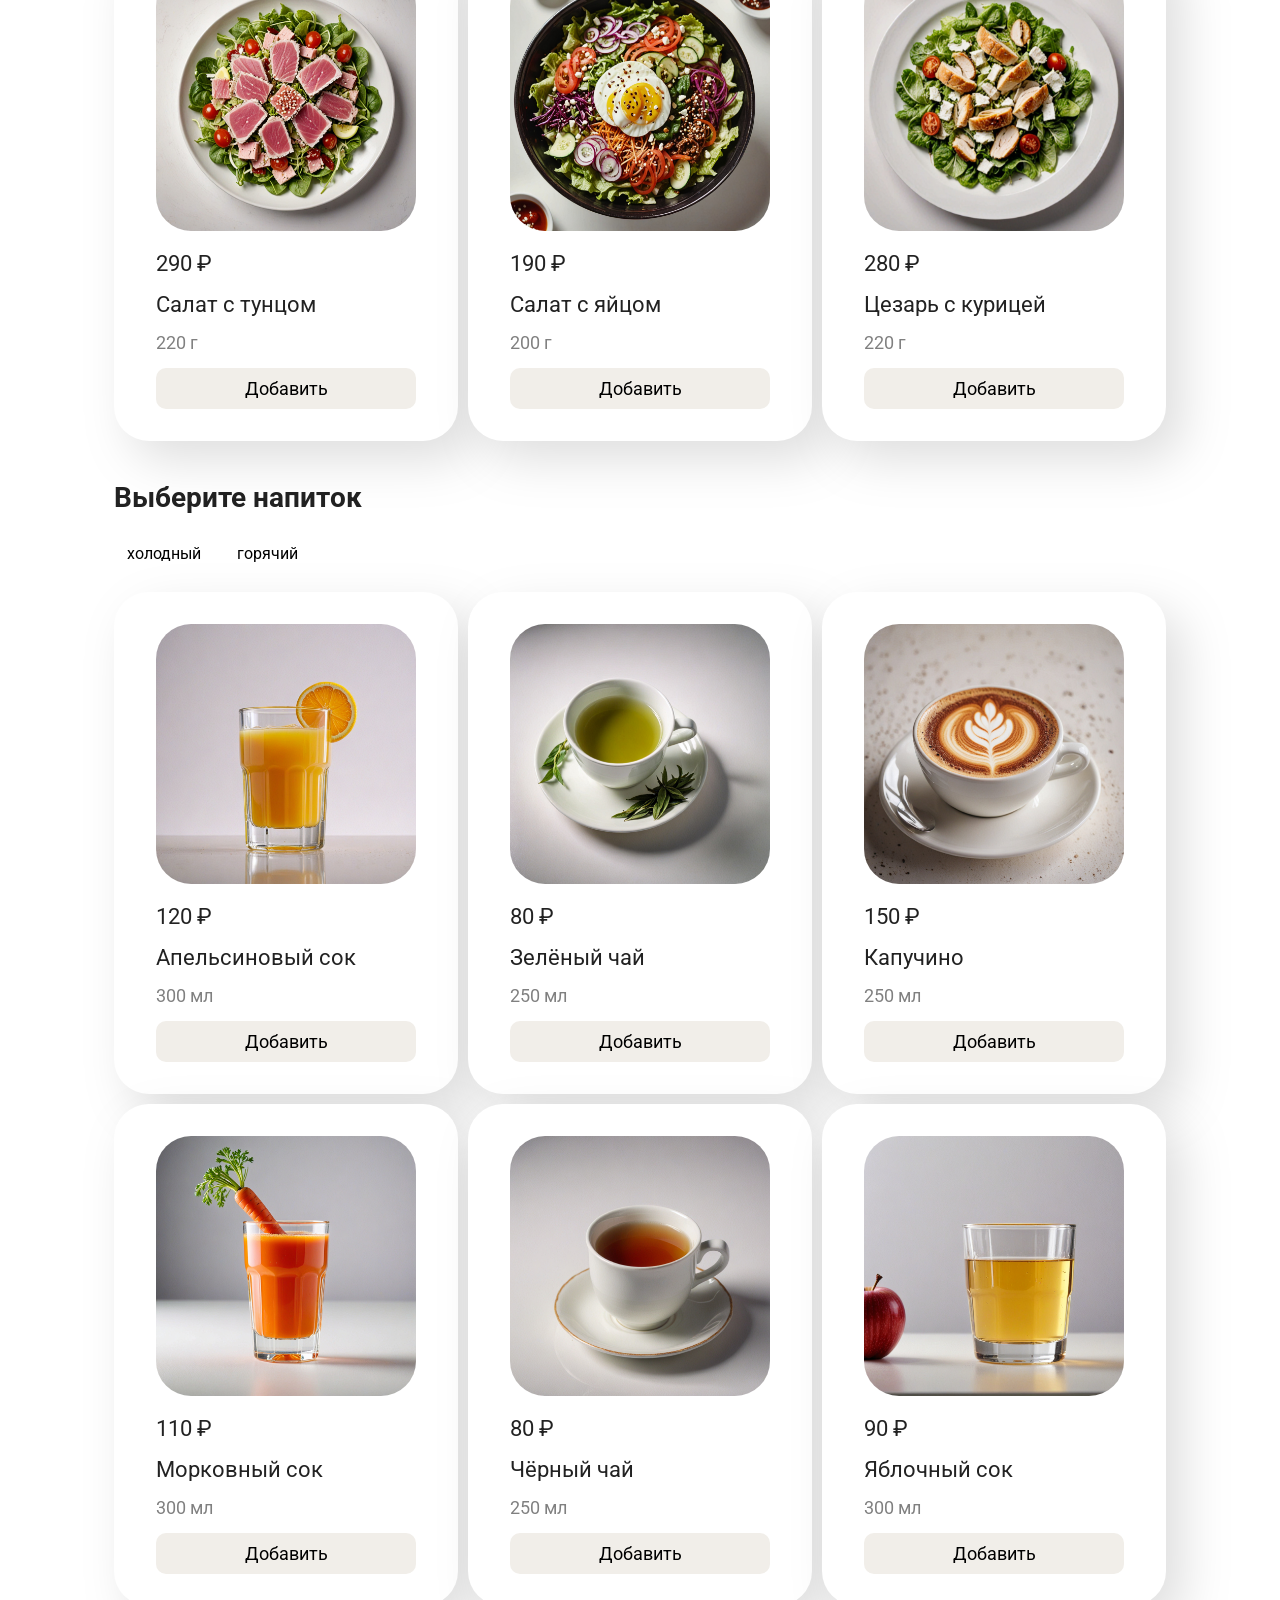
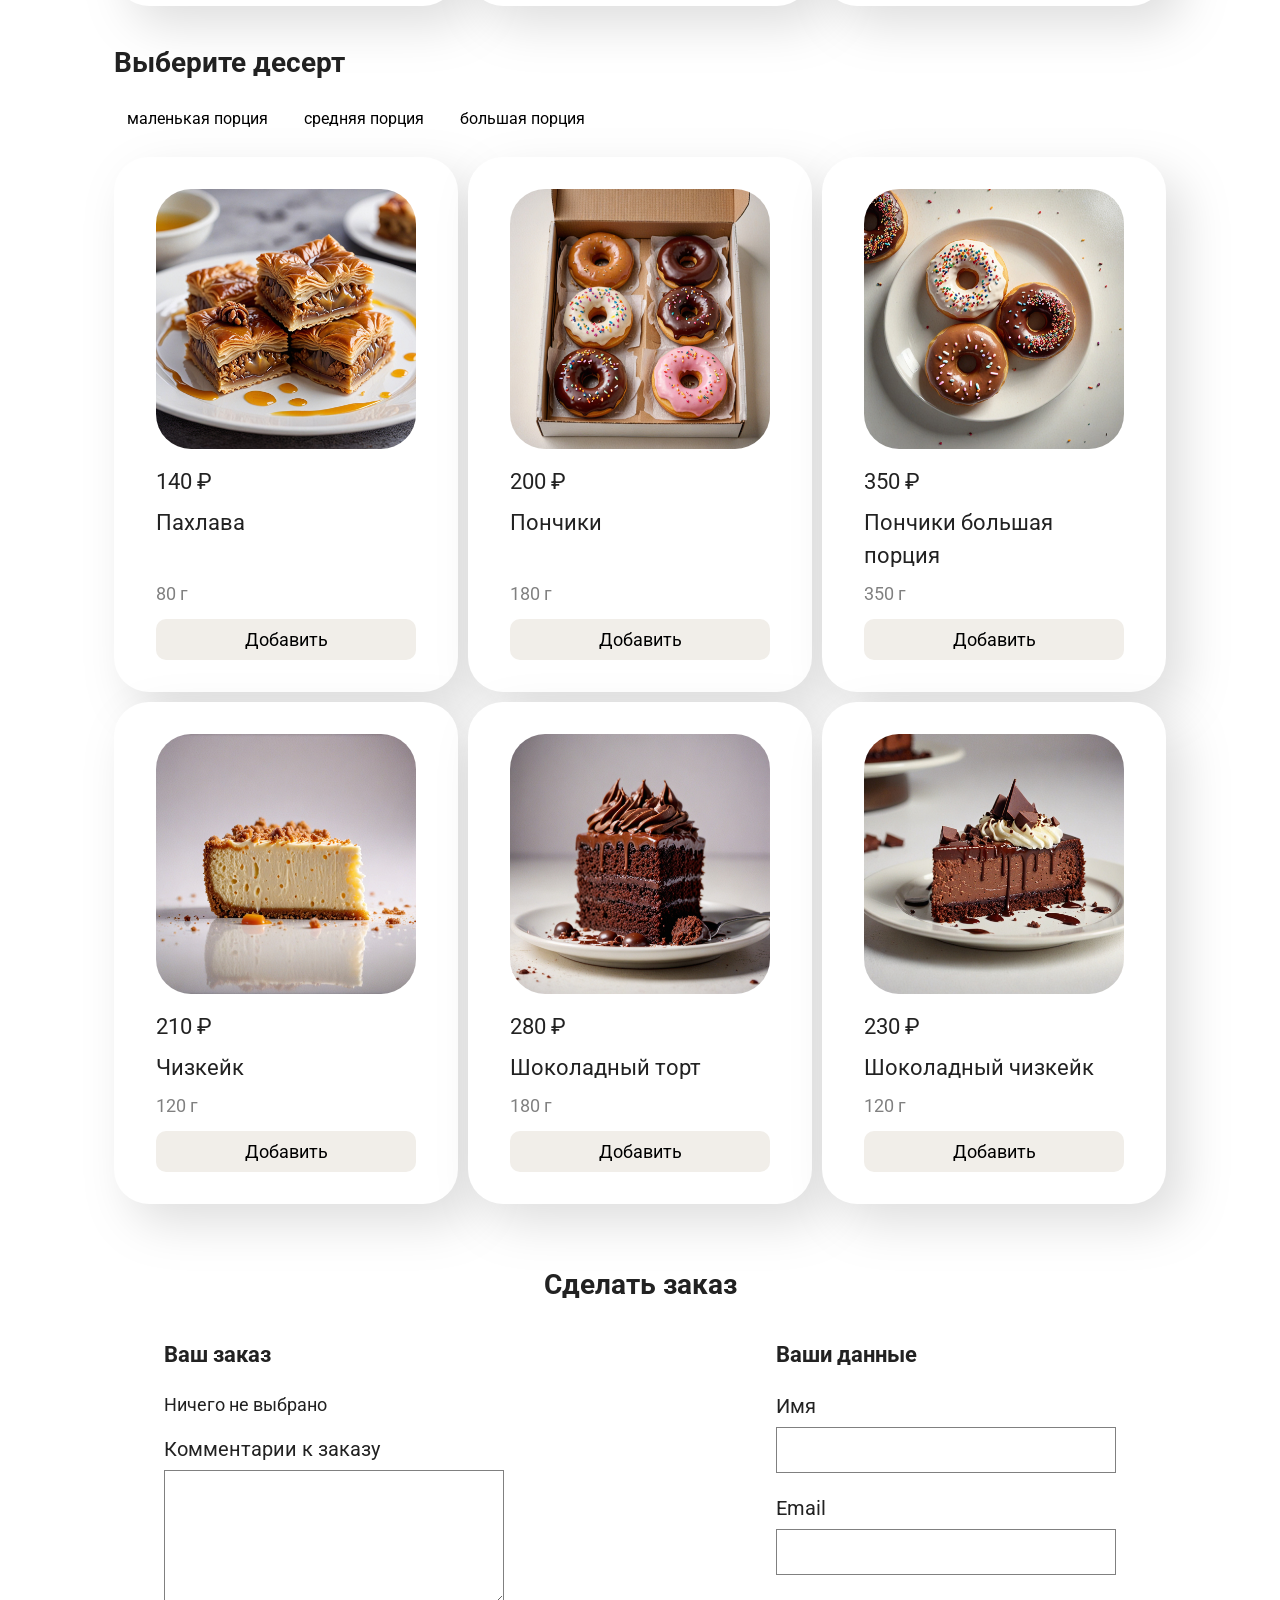
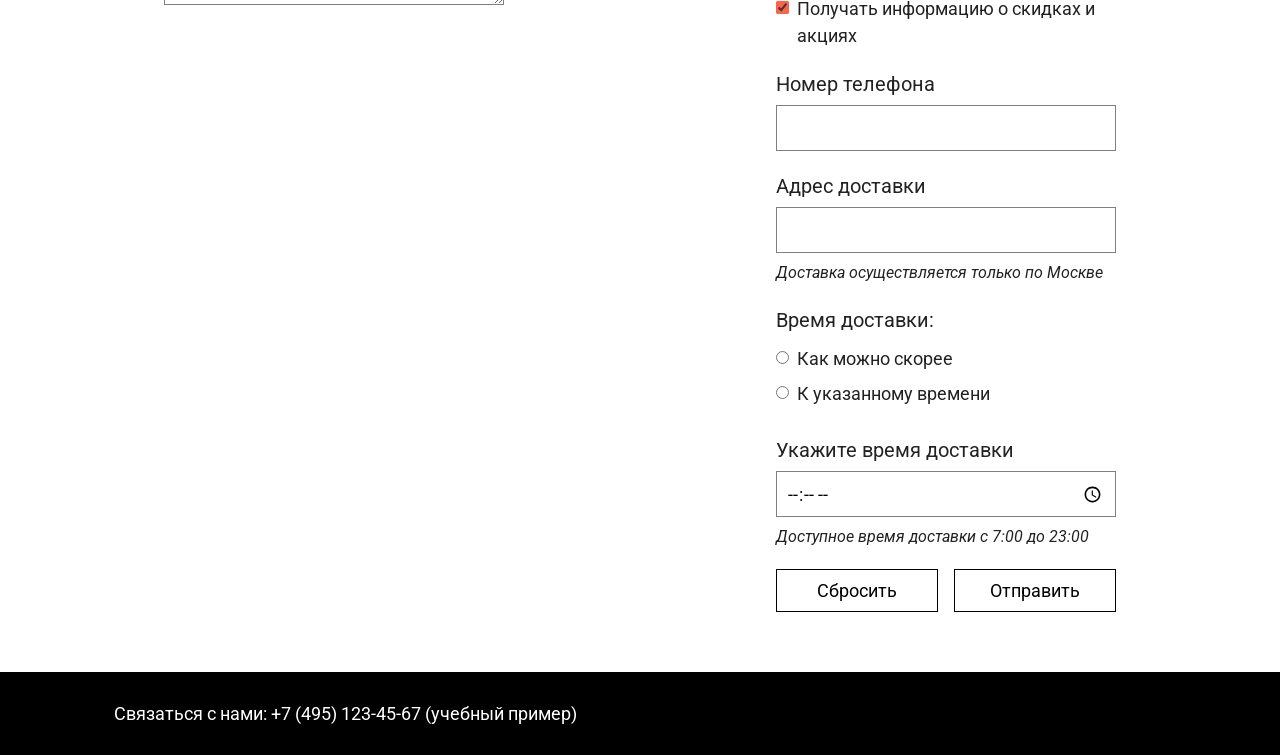
<file: 5.html>
<!DOCTYPE html>
<html lang="ru">
<head>
    <meta charset="UTF-8">
    <meta name="viewport" content="width=device-width, initial-scale=1.0">
    <title>Собрать ланч — Food Construct</title>
    <link rel="preconnect" href="https://fonts.googleapis.com">
    <link rel="preconnect" href="https://fonts.gstatic.com" crossorigin>
    <link href="https://fonts.googleapis.com/css2?family=Roboto:wght@400;500;700&display=swap" rel="stylesheet">
    <link rel="stylesheet" href="css/style.css">
    <link rel="stylesheet" href="css/lunch.css">
    <link rel="stylesheet" href="css/form.css">
    <script src="js/lab5/dishes.js" defer></script>
    <script src="js/lab5/render.js" defer></script>
    <script src="js/lab5/order.js" defer></script>
    <link rel="stylesheet" href="css/filters5.css">
    <script src="js/lab5/filters.js" defer></script>
</head>
<body>
    <header class="page-header">
        <h1>Food Construct</h1>
        <nav class="navigation" aria-label="Основная навигация">
            <a href="1.html">О нас</a>
            <a class="active" href="5.html" aria-current="page">Собрать ланч</a>
            <a href="5.html#order">Заказы</a>
            <a href="#contacts">Контакты</a>
        </nav>
    </header>

    <main class="page-main lunch-main">
        <section>
            <h2>Выберите суп</h2>
            <div class="dish-filters" data-filter-category="soup">
                <button type="button" data-kind="fish" aria-pressed="false">рыбный</button>
                <button type="button" data-kind="meat" aria-pressed="false">мясной</button>
                <button type="button" data-kind="veg" aria-pressed="false">вегетарианский</button>
            </div>
            <div class="dish-grid" data-category="soup"></div>
        </section>
        <section>
            <h2>Выберите главное блюдо</h2>
            <div class="dish-filters" data-filter-category="main_dish">
                <button type="button" data-kind="fish" aria-pressed="false">рыбное</button>
                <button type="button" data-kind="meat" aria-pressed="false">мясное</button>
                <button type="button" data-kind="veg" aria-pressed="false">вегетарианское</button>
            </div>
            <div class="dish-grid" data-category="main_dish"></div>
        </section>
        <section>
            <h2>Выберите салат или стартер</h2>
            <div class="dish-filters" data-filter-category="salad">
                <button type="button" data-kind="fish" aria-pressed="false">рыбный</button>
                <button type="button" data-kind="meat" aria-pressed="false">мясной</button>
                <button type="button" data-kind="veg" aria-pressed="false">вегетарианский</button>
            </div>
            <div class="dish-grid" data-category="salad"></div>
        </section>
        <section>
            <h2>Выберите напиток</h2>
            <div class="dish-filters" data-filter-category="drink">
                <button type="button" data-kind="cold" aria-pressed="false">холодный</button>
                <button type="button" data-kind="hot" aria-pressed="false">горячий</button>
            </div>
            <div class="dish-grid" data-category="drink"></div>
        </section>
        <section>
            <h2>Выберите десерт</h2>
            <div class="dish-filters" data-filter-category="dessert">
                <button type="button" data-kind="small" aria-pressed="false">маленькая порция</button>
                <button type="button" data-kind="medium" aria-pressed="false">средняя порция</button>
                <button type="button" data-kind="large" aria-pressed="false">большая порция</button>
            </div>
            <div class="dish-grid" data-category="dessert"></div>
        </section>
    </main>

    <section class="order-section" id="order">
        <h2 class="order-title">Сделать заказ</h2>
        <form class="order-form" method="post" action="https://httpbin.org/post">
            <div class="form-column">
                <h3>Ваш заказ</h3>
                <p id="order-empty">Ничего не выбрано</p>
                <div id="order-items" hidden>
                    <h4 class="order-category">Суп</h4>
                    <p id="chosen-soup">Блюдо не выбрано</p>
                    <h4 class="order-category">Главное блюдо</h4>
                    <p id="chosen-main_dish">Блюдо не выбрано</p>
                    <h4 class="order-category">Салат/стартер</h4>
                    <p id="chosen-salad">Блюдо не выбрано</p>
                    <h4 class="order-category">Напиток</h4>
                    <p id="chosen-drink">Напиток не выбран</p>
                    <h4 class="order-category">Десерт</h4>
                    <p id="chosen-dessert">Десерт не выбран</p>
                </div>
                <input type="hidden" id="soup" name="soup" value="">
                <input type="hidden" id="main_dish" name="main_dish" value="">
                <input type="hidden" id="drink" name="drink" value="">
                <input type="hidden" id="salad" name="salad" value="">
                <input type="hidden" id="dessert" name="dessert" value="">
                <div id="order-cost" hidden>
                    <h4 class="order-category">Стоимость заказа</h4>
                    <p id="order-total">0 ₽</p>
                </div>
                <p class="order-error" id="order-error" role="alert" hidden></p>
                <label class="form-label" for="comment">Комментарии к заказу</label>
                <textarea class="form-control form-comment" id="comment" name="comment"></textarea>
            </div>
            <div class="form-column">
                <h3>Ваши данные</h3>
                <label class="form-label" for="customer-name">Имя</label>
                <input class="form-control" type="text" id="customer-name" name="customer_name" autocomplete="name" required>
                <label class="form-label" for="email">Email</label>
                <input class="form-control" type="email" id="email" name="email" autocomplete="email" required>
                <div class="form-check">
                    <input class="form-choice" type="checkbox" id="subscribe" name="subscribe" value="yes" checked>
                    <label for="subscribe">Получать информацию о скидках и акциях</label>
                </div>
                <label class="form-label" for="phone">Номер телефона</label>
                <input class="form-control" type="tel" id="phone" name="phone" autocomplete="tel" required>
                <label class="form-label" for="address">Адрес доставки</label>
                <input class="form-control" type="text" id="address" name="address" autocomplete="address-line1" aria-describedby="address-hint" required>
                <p class="form-hint" id="address-hint">Доставка осуществляется только по Москве</p>
                <fieldset class="delivery-options">
                    <legend>Время доставки:</legend>
                    <div class="form-check">
                        <input class="form-choice" type="radio" id="delivery-asap" name="delivery_type" value="asap" required>
                        <label for="delivery-asap">Как можно скорее</label>
                    </div>
                    <div class="form-check">
                        <input class="form-choice" type="radio" id="delivery-scheduled" name="delivery_type" value="scheduled" required>
                        <label for="delivery-scheduled">К указанному времени</label>
                    </div>
                </fieldset>
                <label class="form-label" for="delivery-time">Укажите время доставки</label>
                <input class="form-control" type="time" id="delivery-time" name="delivery_time" min="07:00" max="23:00" step="300" aria-describedby="time-hint">
                <p class="form-hint" id="time-hint">Доступное время доставки с 7:00 до 23:00</p>
                <div class="form-buttons">
                    <button class="form-button" type="reset">Сбросить</button>
                    <button class="form-button" type="submit">Отправить</button>
                </div>
            </div>
        </form>
    </section>
    <footer class="page-footer" id="contacts">
        <p>Связаться с нами: <a href="tel:+74951234567">+7&nbsp;(495)&nbsp;123&#8209;45&#8209;67</a> (учебный пример)</p>
    </footer>
</body>
</html>
</file>
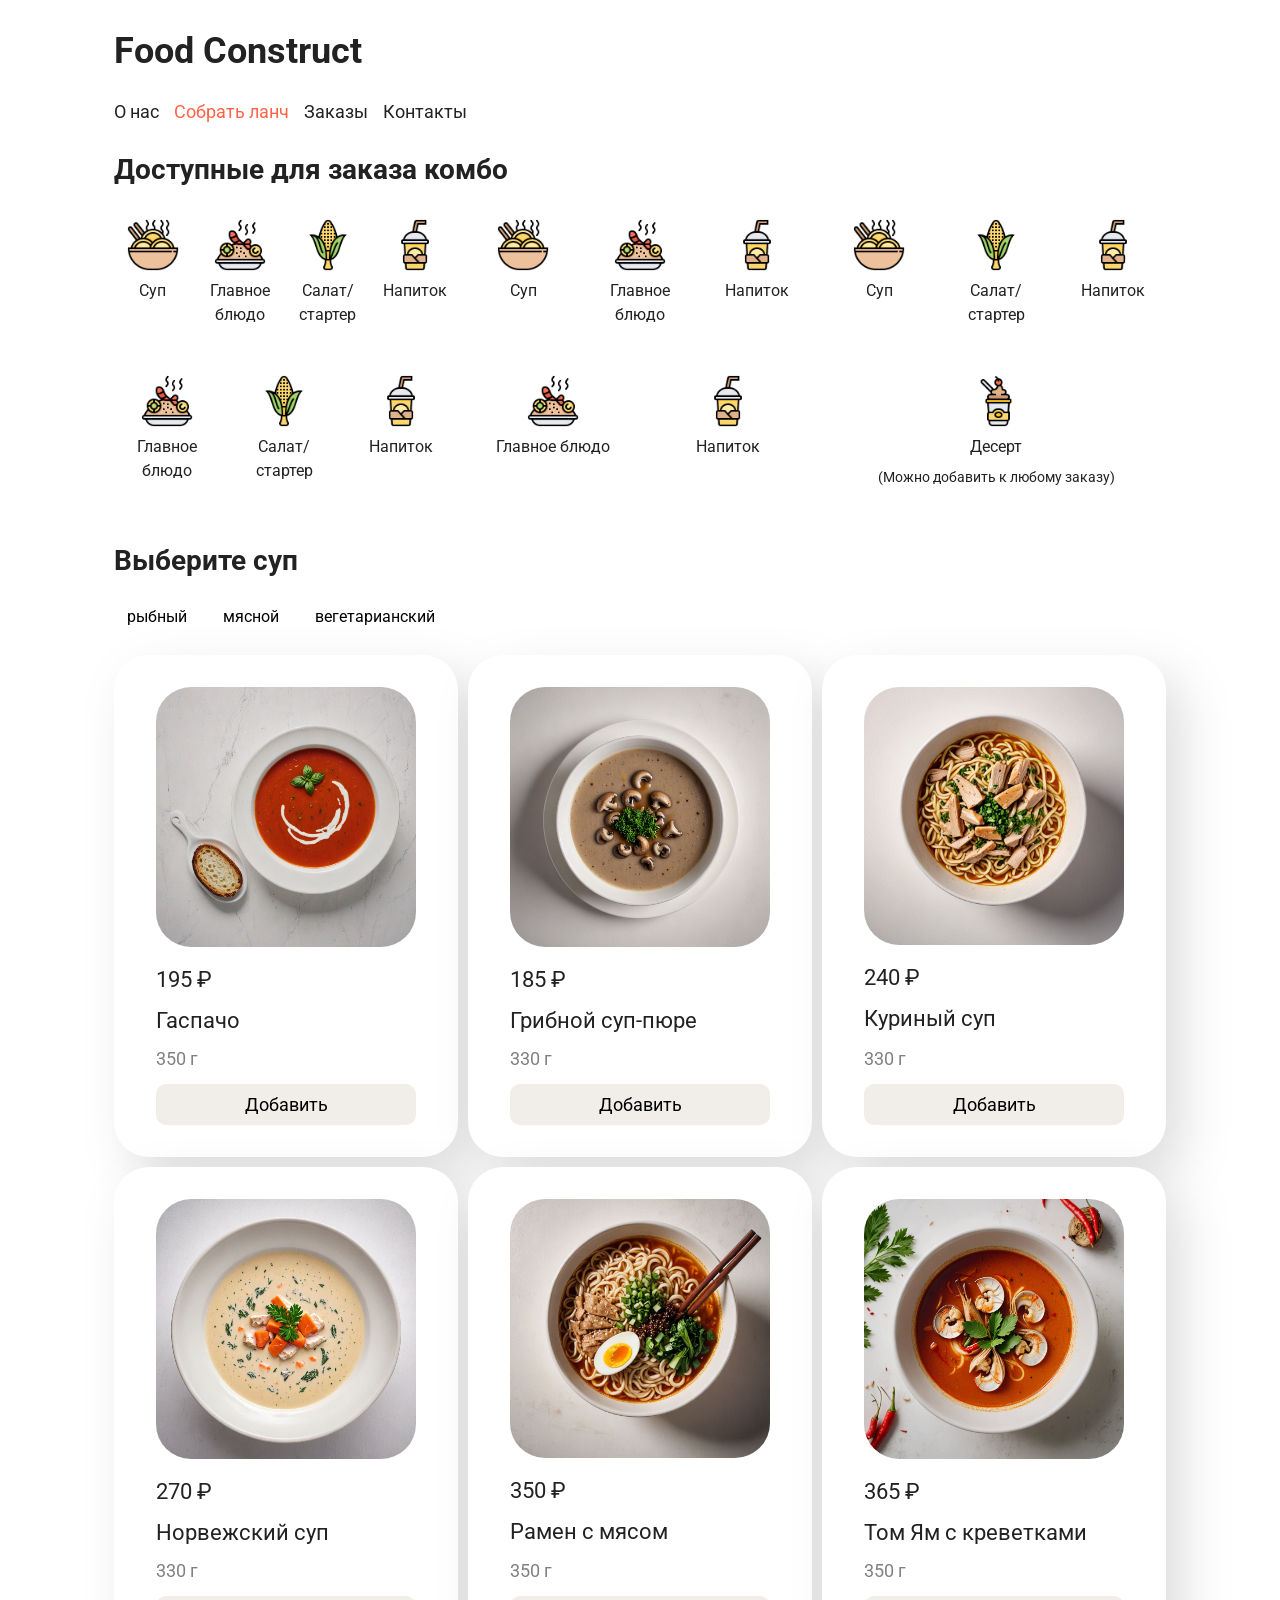
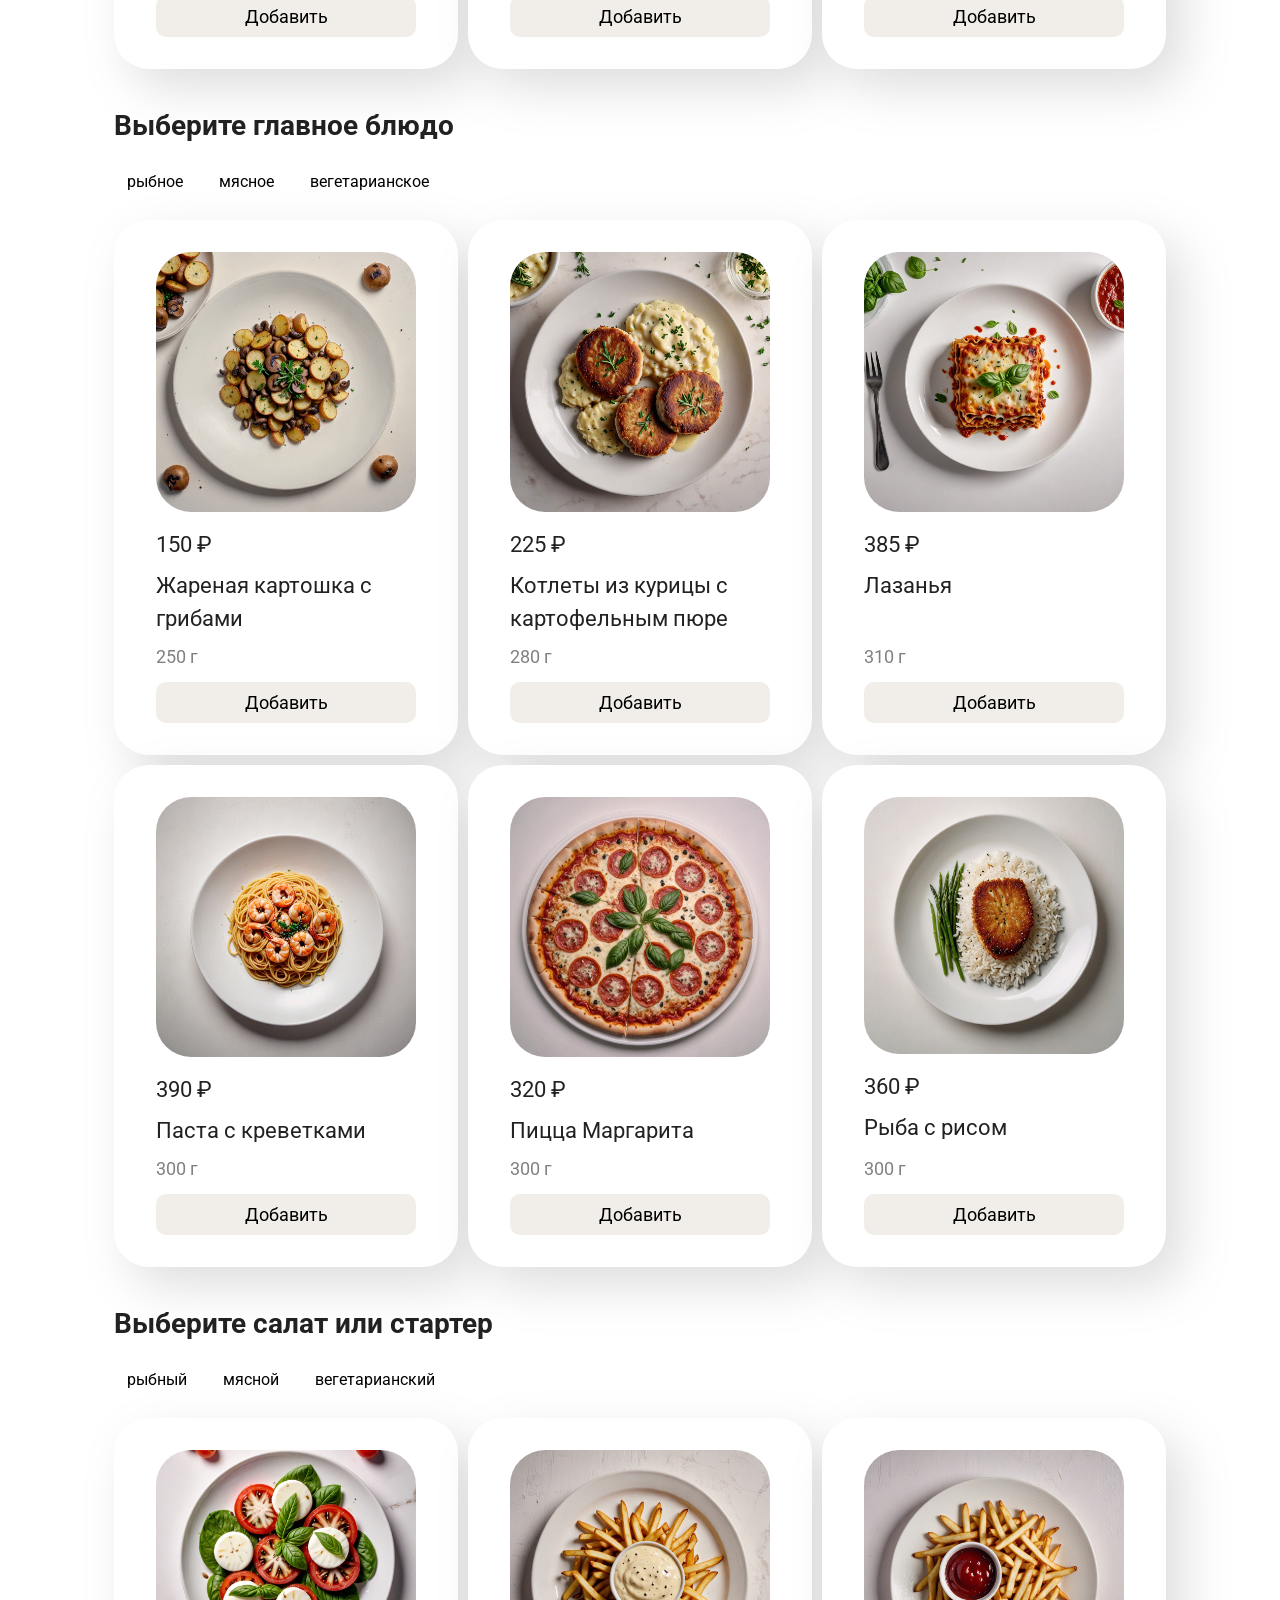
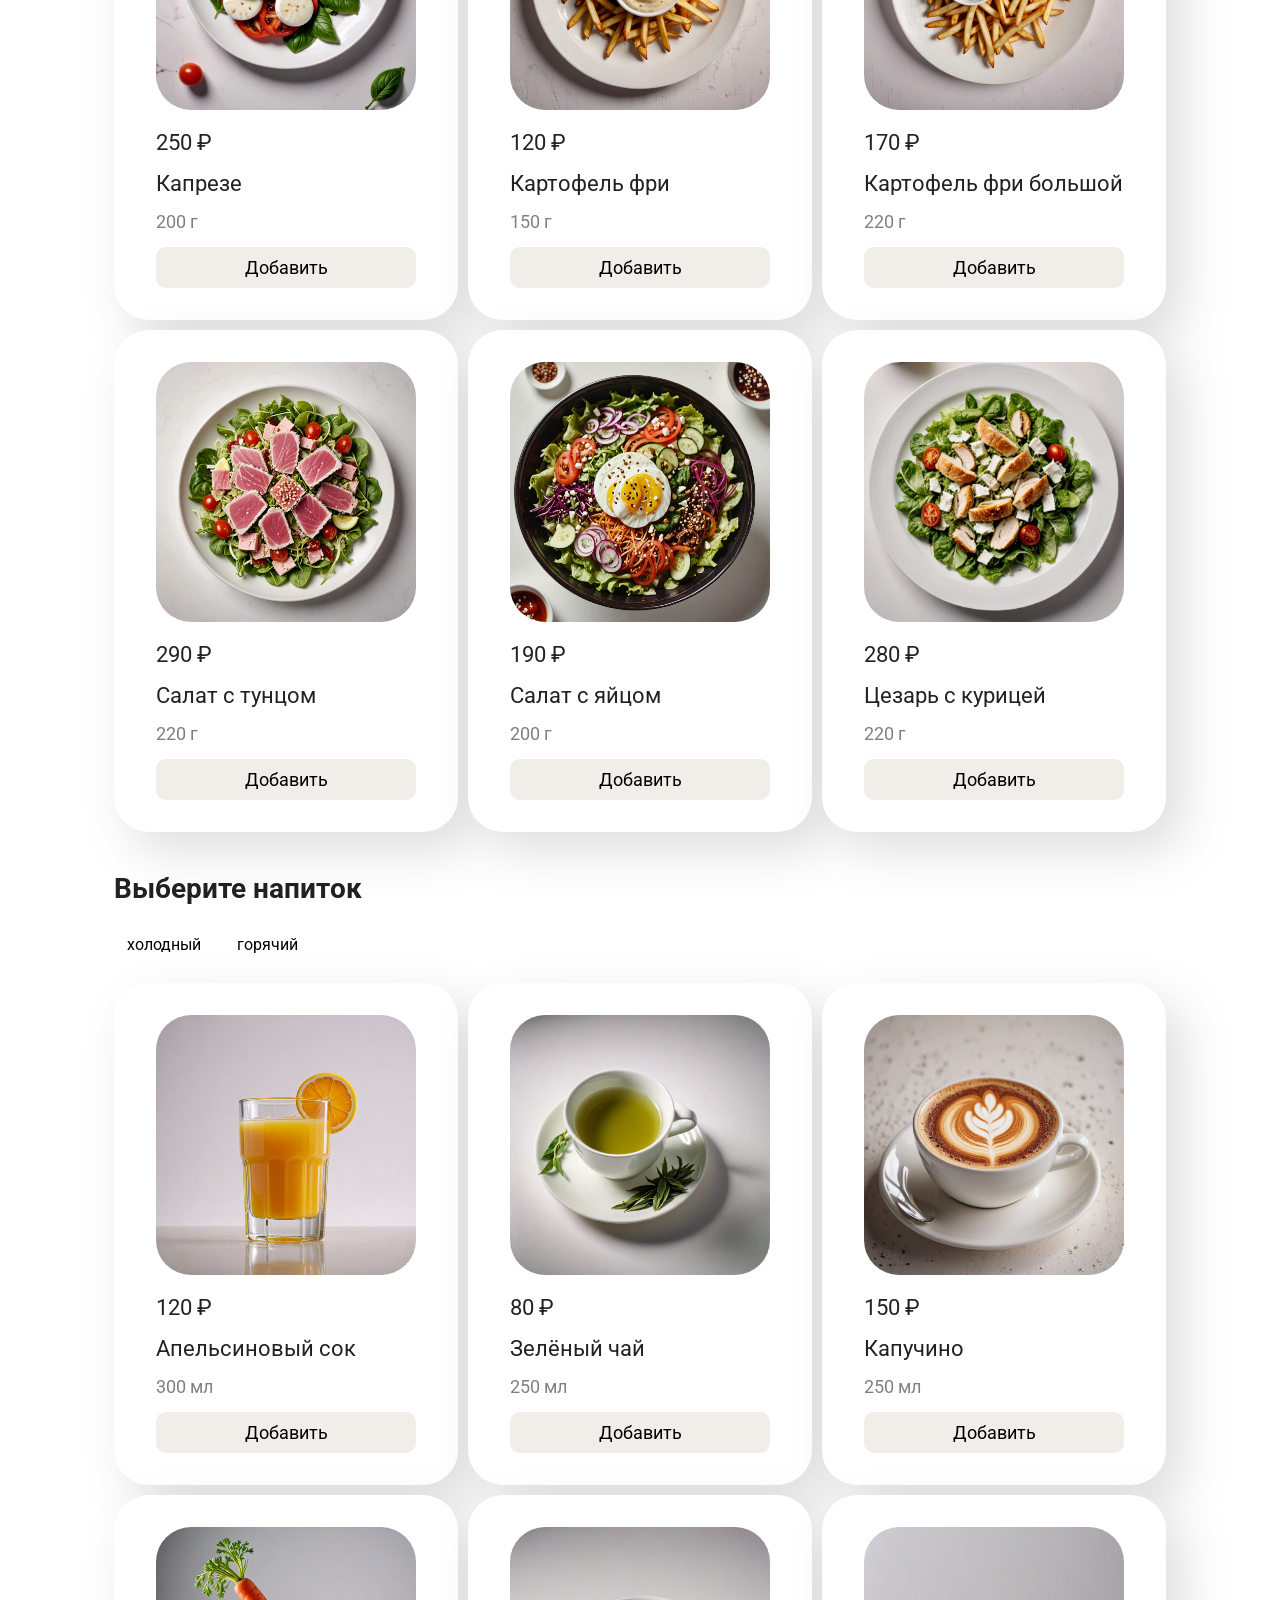
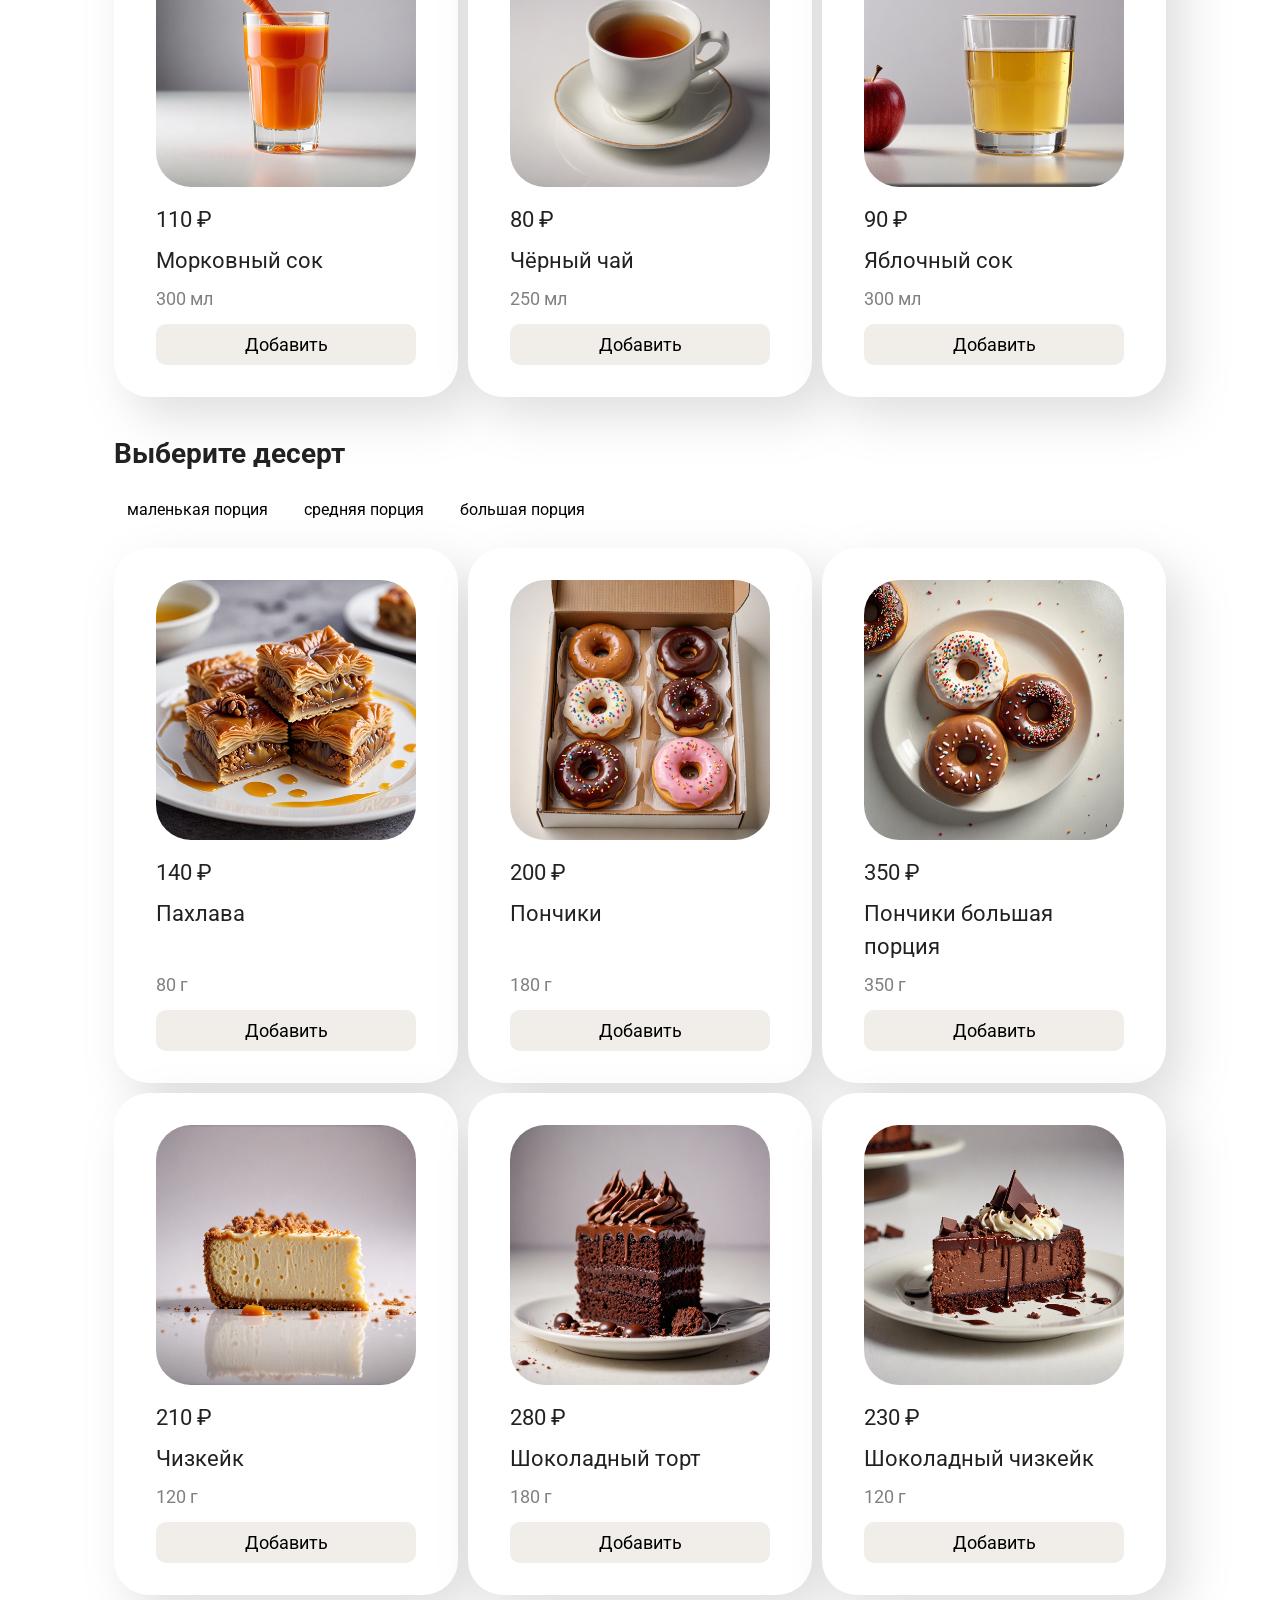
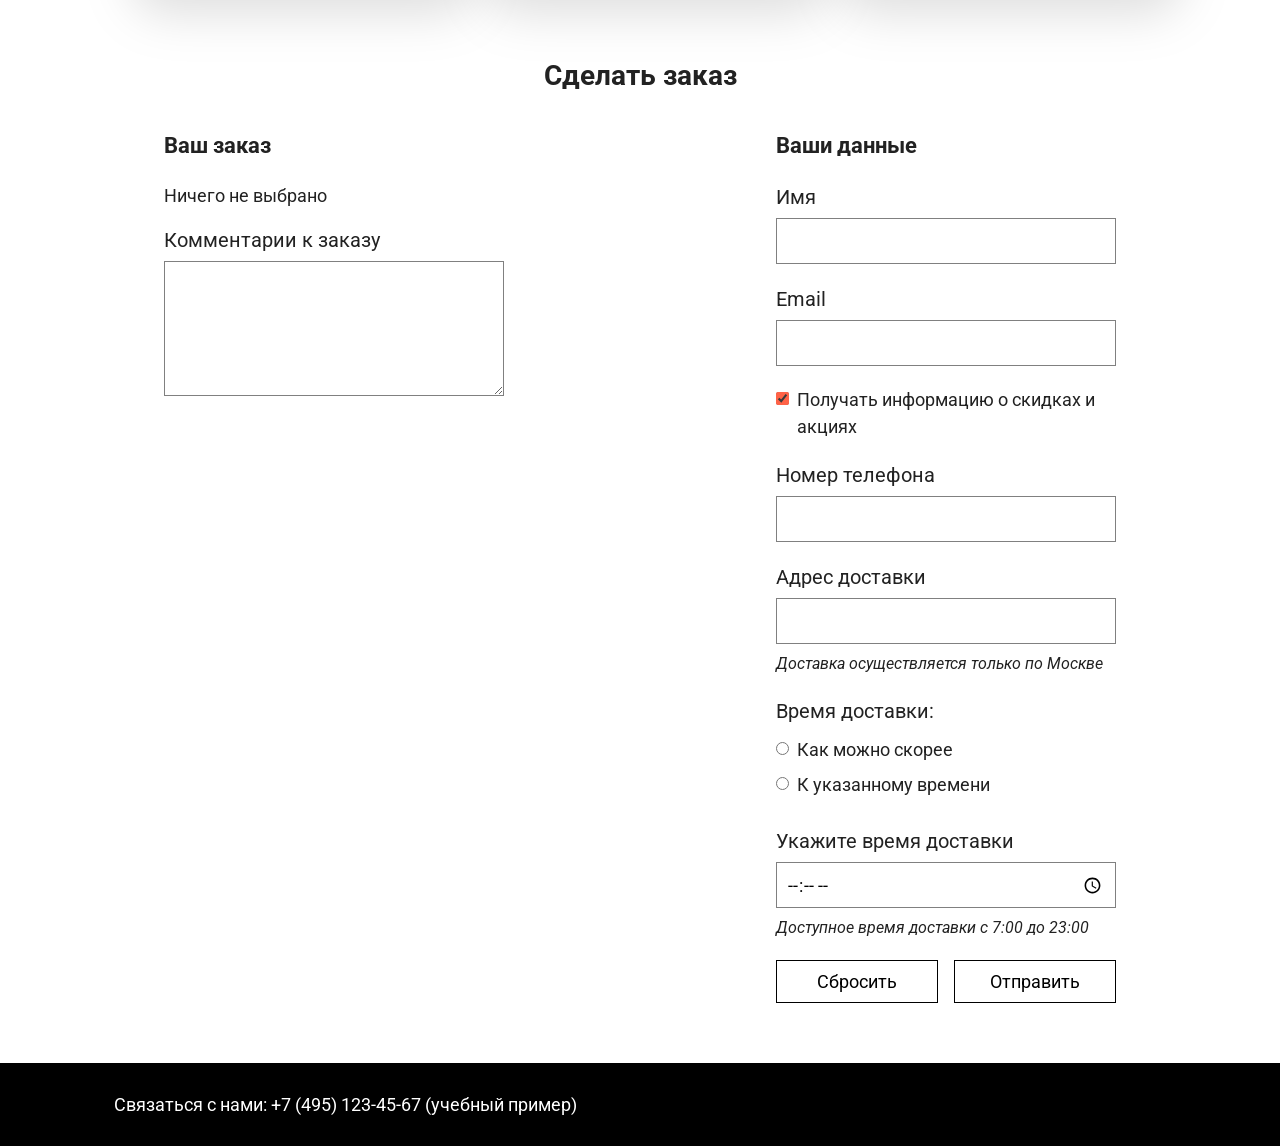
<file: 6.html>
<!DOCTYPE html>
<html lang="ru">
<head>
    <meta charset="UTF-8">
    <meta name="viewport" content="width=device-width, initial-scale=1.0">
    <title>Собрать ланч — Food Construct</title>
    <link rel="preconnect" href="https://fonts.googleapis.com">
    <link rel="preconnect" href="https://fonts.gstatic.com" crossorigin>
    <link href="https://fonts.googleapis.com/css2?family=Roboto:wght@400;500;700&display=swap" rel="stylesheet">
    <link rel="stylesheet" href="css/style.css">
    <link rel="stylesheet" href="css/lunch.css">
    <link rel="stylesheet" href="css/form.css">
    <script src="js/lab6/dishes.js" defer></script>
    <script src="js/lab6/render.js" defer></script>
    <script src="js/lab6/order.js" defer></script>
    <link rel="stylesheet" href="css/filters5.css">
    <script src="js/lab6/filters.js" defer></script>
    <link rel="stylesheet" href="css/combos6.css">
</head>
<body>
    <header class="page-header">
        <h1>Food Construct</h1>
        <nav class="navigation" aria-label="Основная навигация">
            <a href="1.html">О нас</a>
            <a class="active" href="6.html" aria-current="page">Собрать ланч</a>
            <a href="6.html#order">Заказы</a>
            <a href="#contacts">Контакты</a>
        </nav>
    </header>

    <main class="page-main lunch-main">
        <section class="combos-section">
            <h2>Доступные для заказа комбо</h2>
            <div class="combo-grid">
                <div class="combo">
                    <div class="combo-item"><img src="images/icons6/soup.png" alt=""><p>Суп</p></div>
                    <div class="combo-item"><img src="images/icons6/main.png" alt=""><p>Главное блюдо</p></div>
                    <div class="combo-item"><img src="images/icons6/salad.png" alt=""><p>Салат/стартер</p></div>
                    <div class="combo-item"><img src="images/icons6/drink.png" alt=""><p>Напиток</p></div>
                </div>
                <div class="combo">
                    <div class="combo-item"><img src="images/icons6/soup.png" alt=""><p>Суп</p></div>
                    <div class="combo-item"><img src="images/icons6/main.png" alt=""><p>Главное блюдо</p></div>
                    <div class="combo-item"><img src="images/icons6/drink.png" alt=""><p>Напиток</p></div>
                </div>
                <div class="combo">
                    <div class="combo-item"><img src="images/icons6/soup.png" alt=""><p>Суп</p></div>
                    <div class="combo-item"><img src="images/icons6/salad.png" alt=""><p>Салат/стартер</p></div>
                    <div class="combo-item"><img src="images/icons6/drink.png" alt=""><p>Напиток</p></div>
                </div>
                <div class="combo">
                    <div class="combo-item"><img src="images/icons6/main.png" alt=""><p>Главное блюдо</p></div>
                    <div class="combo-item"><img src="images/icons6/salad.png" alt=""><p>Салат/стартер</p></div>
                    <div class="combo-item"><img src="images/icons6/drink.png" alt=""><p>Напиток</p></div>
                </div>
                <div class="combo">
                    <div class="combo-item"><img src="images/icons6/main.png" alt=""><p>Главное блюдо</p></div>
                    <div class="combo-item"><img src="images/icons6/drink.png" alt=""><p>Напиток</p></div>
                </div>
                <div class="combo combo-dessert"><div class="combo-item"><img src="images/icons6/desert.png" alt=""><p>Десерт</p><p class="combo-note">(Можно добавить к любому заказу)</p></div></div>
            </div>
        </section>

        <section>
            <h2>Выберите суп</h2>
            <div class="dish-filters" data-filter-category="soup">
                <button type="button" data-kind="fish" aria-pressed="false">рыбный</button>
                <button type="button" data-kind="meat" aria-pressed="false">мясной</button>
                <button type="button" data-kind="veg" aria-pressed="false">вегетарианский</button>
            </div>
            <div class="dish-grid" data-category="soup"></div>
        </section>
        <section>
            <h2>Выберите главное блюдо</h2>
            <div class="dish-filters" data-filter-category="main_dish">
                <button type="button" data-kind="fish" aria-pressed="false">рыбное</button>
                <button type="button" data-kind="meat" aria-pressed="false">мясное</button>
                <button type="button" data-kind="veg" aria-pressed="false">вегетарианское</button>
            </div>
            <div class="dish-grid" data-category="main_dish"></div>
        </section>
        <section>
            <h2>Выберите салат или стартер</h2>
            <div class="dish-filters" data-filter-category="salad">
                <button type="button" data-kind="fish" aria-pressed="false">рыбный</button>
                <button type="button" data-kind="meat" aria-pressed="false">мясной</button>
                <button type="button" data-kind="veg" aria-pressed="false">вегетарианский</button>
            </div>
            <div class="dish-grid" data-category="salad"></div>
        </section>
        <section>
            <h2>Выберите напиток</h2>
            <div class="dish-filters" data-filter-category="drink">
                <button type="button" data-kind="cold" aria-pressed="false">холодный</button>
                <button type="button" data-kind="hot" aria-pressed="false">горячий</button>
            </div>
            <div class="dish-grid" data-category="drink"></div>
        </section>
        <section>
            <h2>Выберите десерт</h2>
            <div class="dish-filters" data-filter-category="dessert">
                <button type="button" data-kind="small" aria-pressed="false">маленькая порция</button>
                <button type="button" data-kind="medium" aria-pressed="false">средняя порция</button>
                <button type="button" data-kind="large" aria-pressed="false">большая порция</button>
            </div>
            <div class="dish-grid" data-category="dessert"></div>
        </section>
    </main>

    <section class="order-section" id="order">
        <h2 class="order-title">Сделать заказ</h2>
        <form class="order-form" method="post" action="https://httpbin.org/post">
            <div class="form-column">
                <h3>Ваш заказ</h3>
                <p id="order-empty">Ничего не выбрано</p>
                <div id="order-items" hidden>
                    <h4 class="order-category">Суп</h4>
                    <p id="chosen-soup">Блюдо не выбрано</p>
                    <h4 class="order-category">Главное блюдо</h4>
                    <p id="chosen-main_dish">Блюдо не выбрано</p>
                    <h4 class="order-category">Салат/стартер</h4>
                    <p id="chosen-salad">Блюдо не выбрано</p>
                    <h4 class="order-category">Напиток</h4>
                    <p id="chosen-drink">Напиток не выбран</p>
                    <h4 class="order-category">Десерт</h4>
                    <p id="chosen-dessert">Десерт не выбран</p>
                </div>
                <input type="hidden" id="soup" name="soup" value="">
                <input type="hidden" id="main_dish" name="main_dish" value="">
                <input type="hidden" id="drink" name="drink" value="">
                <input type="hidden" id="salad" name="salad" value="">
                <input type="hidden" id="dessert" name="dessert" value="">
                <div id="order-cost" hidden>
                    <h4 class="order-category">Стоимость заказа</h4>
                    <p id="order-total">0 ₽</p>
                </div>
                <p class="order-error" id="order-error" role="alert" hidden></p>
                <label class="form-label" for="comment">Комментарии к заказу</label>
                <textarea class="form-control form-comment" id="comment" name="comment"></textarea>
            </div>
            <div class="form-column">
                <h3>Ваши данные</h3>
                <label class="form-label" for="customer-name">Имя</label>
                <input class="form-control" type="text" id="customer-name" name="customer_name" autocomplete="name" required>
                <label class="form-label" for="email">Email</label>
                <input class="form-control" type="email" id="email" name="email" autocomplete="email" required>
                <div class="form-check">
                    <input class="form-choice" type="checkbox" id="subscribe" name="subscribe" value="yes" checked>
                    <label for="subscribe">Получать информацию о скидках и акциях</label>
                </div>
                <label class="form-label" for="phone">Номер телефона</label>
                <input class="form-control" type="tel" id="phone" name="phone" autocomplete="tel" required>
                <label class="form-label" for="address">Адрес доставки</label>
                <input class="form-control" type="text" id="address" name="address" autocomplete="address-line1" aria-describedby="address-hint" required>
                <p class="form-hint" id="address-hint">Доставка осуществляется только по Москве</p>
                <fieldset class="delivery-options">
                    <legend>Время доставки:</legend>
                    <div class="form-check">
                        <input class="form-choice" type="radio" id="delivery-asap" name="delivery_type" value="asap" required>
                        <label for="delivery-asap">Как можно скорее</label>
                    </div>
                    <div class="form-check">
                        <input class="form-choice" type="radio" id="delivery-scheduled" name="delivery_type" value="scheduled" required>
                        <label for="delivery-scheduled">К указанному времени</label>
                    </div>
                </fieldset>
                <label class="form-label" for="delivery-time">Укажите время доставки</label>
                <input class="form-control" type="time" id="delivery-time" name="delivery_time" min="07:00" max="23:00" step="300" aria-describedby="time-hint">
                <p class="form-hint" id="time-hint">Доступное время доставки с 7:00 до 23:00</p>
                <div class="form-buttons">
                    <button class="form-button" type="reset">Сбросить</button>
                    <button class="form-button" type="submit">Отправить</button>
                </div>
            </div>
        </form>
    </section>
    <footer class="page-footer" id="contacts">
        <p>Связаться с нами: <a href="tel:+74951234567">+7&nbsp;(495)&nbsp;123&#8209;45&#8209;67</a> (учебный пример)</p>
    </footer>
</body>
</html>
</file>
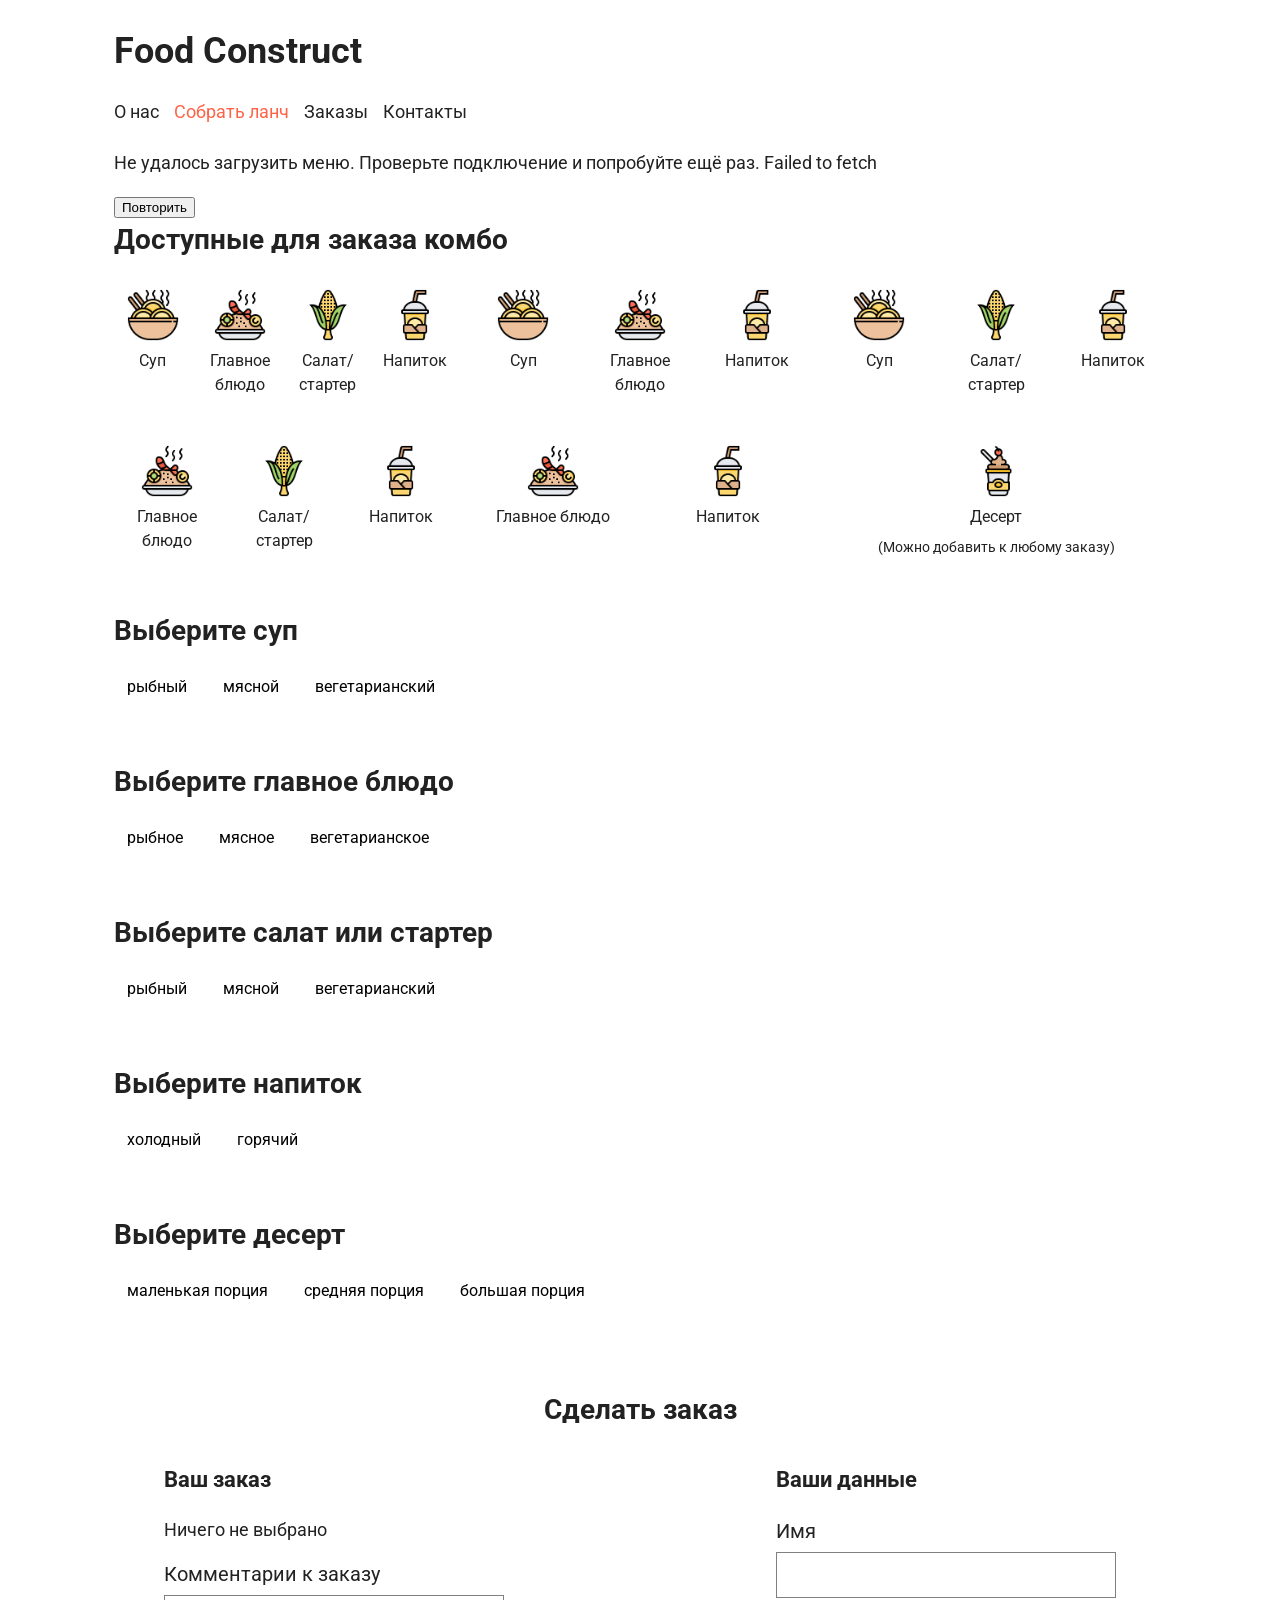
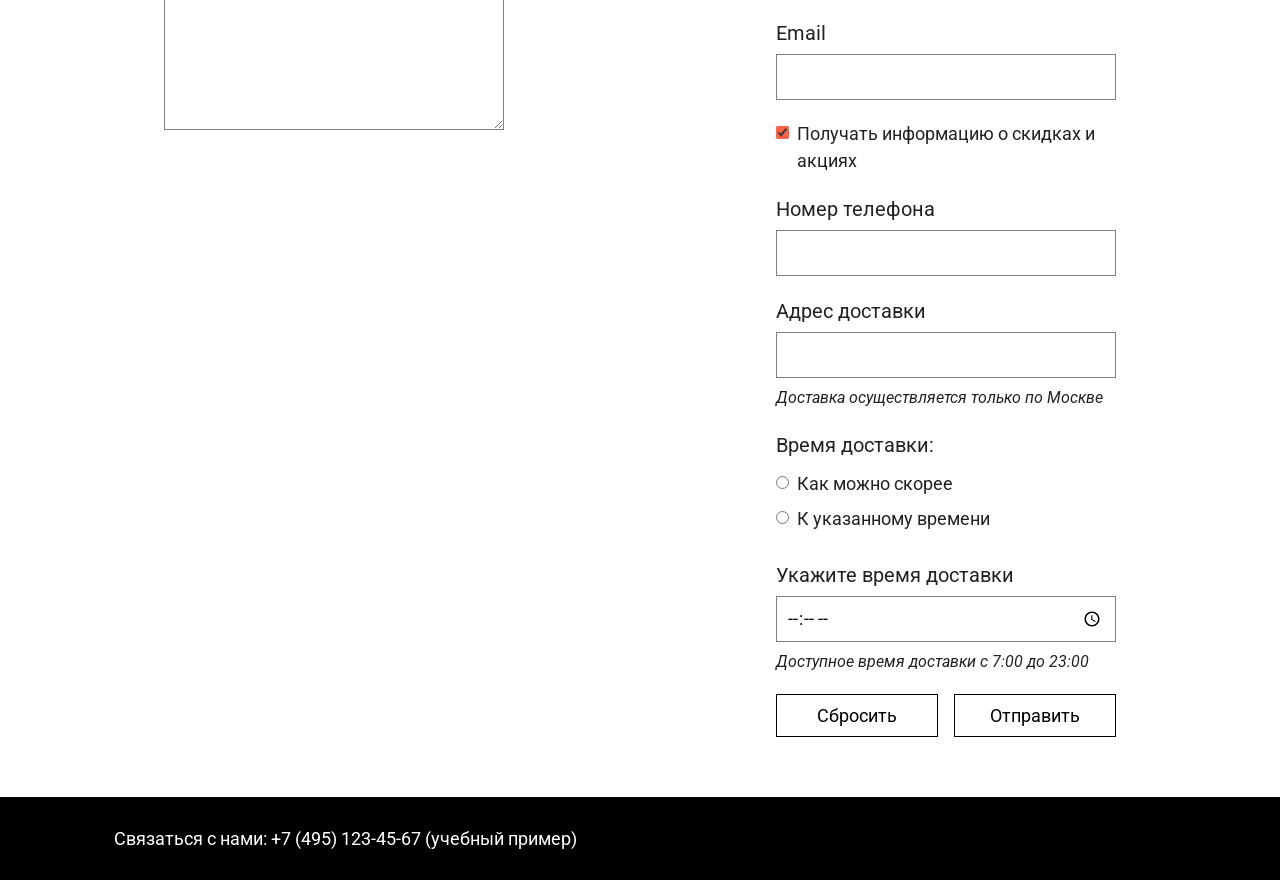
<file: 7.html>
<!DOCTYPE html>
<html lang="ru">
<head>
    <meta charset="UTF-8">
    <meta name="viewport" content="width=device-width, initial-scale=1.0">
    <title>Собрать ланч — Food Construct</title>
    <link rel="preconnect" href="https://fonts.googleapis.com">
    <link rel="preconnect" href="https://fonts.gstatic.com" crossorigin>
    <link href="https://fonts.googleapis.com/css2?family=Roboto:wght@400;500;700&display=swap" rel="stylesheet">
    <link rel="stylesheet" href="css/style.css">
    <link rel="stylesheet" href="css/lunch.css">
    <link rel="stylesheet" href="css/form.css">
    <script src="js/lab7/dishes.js" defer></script>
    <script src="js/lab7/render.js" defer></script>
    <script src="js/lab7/order.js" defer></script>
    <link rel="stylesheet" href="css/filters5.css">
    <script src="js/lab7/filters.js" defer></script>
    <link rel="stylesheet" href="css/combos6.css">
    <script src="js/lab7/bootstrap.js" defer></script>
</head>
<body>
    <header class="page-header">
        <h1>Food Construct</h1>
        <nav class="navigation" aria-label="Основная навигация">
            <a href="1.html">О нас</a>
            <a class="active" href="7.html" aria-current="page">Собрать ланч</a>
            <a href="7.html#order">Заказы</a>
            <a href="#contacts">Контакты</a>
        </nav>
    </header>

    <main class="page-main lunch-main">
        <div class="menu-status" role="status">
            <p id="menu-status">Загрузка меню...</p>
            <button type="button" id="menu-retry" hidden>Повторить</button>
        </div>
        <section class="combos-section">
            <h2>Доступные для заказа комбо</h2>
            <div class="combo-grid">
                <div class="combo">
                    <div class="combo-item"><img src="images/icons6/soup.png" alt=""><p>Суп</p></div>
                    <div class="combo-item"><img src="images/icons6/main.png" alt=""><p>Главное блюдо</p></div>
                    <div class="combo-item"><img src="images/icons6/salad.png" alt=""><p>Салат/стартер</p></div>
                    <div class="combo-item"><img src="images/icons6/drink.png" alt=""><p>Напиток</p></div>
                </div>
                <div class="combo">
                    <div class="combo-item"><img src="images/icons6/soup.png" alt=""><p>Суп</p></div>
                    <div class="combo-item"><img src="images/icons6/main.png" alt=""><p>Главное блюдо</p></div>
                    <div class="combo-item"><img src="images/icons6/drink.png" alt=""><p>Напиток</p></div>
                </div>
                <div class="combo">
                    <div class="combo-item"><img src="images/icons6/soup.png" alt=""><p>Суп</p></div>
                    <div class="combo-item"><img src="images/icons6/salad.png" alt=""><p>Салат/стартер</p></div>
                    <div class="combo-item"><img src="images/icons6/drink.png" alt=""><p>Напиток</p></div>
                </div>
                <div class="combo">
                    <div class="combo-item"><img src="images/icons6/main.png" alt=""><p>Главное блюдо</p></div>
                    <div class="combo-item"><img src="images/icons6/salad.png" alt=""><p>Салат/стартер</p></div>
                    <div class="combo-item"><img src="images/icons6/drink.png" alt=""><p>Напиток</p></div>
                </div>
                <div class="combo">
                    <div class="combo-item"><img src="images/icons6/main.png" alt=""><p>Главное блюдо</p></div>
                    <div class="combo-item"><img src="images/icons6/drink.png" alt=""><p>Напиток</p></div>
                </div>
                <div class="combo combo-dessert"><div class="combo-item"><img src="images/icons6/desert.png" alt=""><p>Десерт</p><p class="combo-note">(Можно добавить к любому заказу)</p></div></div>
            </div>
        </section>

        <section>
            <h2>Выберите суп</h2>
            <div class="dish-filters" data-filter-category="soup">
                <button type="button" data-kind="fish" aria-pressed="false">рыбный</button>
                <button type="button" data-kind="meat" aria-pressed="false">мясной</button>
                <button type="button" data-kind="veg" aria-pressed="false">вегетарианский</button>
            </div>
            <div class="dish-grid" data-category="soup"></div>
        </section>
        <section>
            <h2>Выберите главное блюдо</h2>
            <div class="dish-filters" data-filter-category="main_dish">
                <button type="button" data-kind="fish" aria-pressed="false">рыбное</button>
                <button type="button" data-kind="meat" aria-pressed="false">мясное</button>
                <button type="button" data-kind="veg" aria-pressed="false">вегетарианское</button>
            </div>
            <div class="dish-grid" data-category="main_dish"></div>
        </section>
        <section>
            <h2>Выберите салат или стартер</h2>
            <div class="dish-filters" data-filter-category="salad">
                <button type="button" data-kind="fish" aria-pressed="false">рыбный</button>
                <button type="button" data-kind="meat" aria-pressed="false">мясной</button>
                <button type="button" data-kind="veg" aria-pressed="false">вегетарианский</button>
            </div>
            <div class="dish-grid" data-category="salad"></div>
        </section>
        <section>
            <h2>Выберите напиток</h2>
            <div class="dish-filters" data-filter-category="drink">
                <button type="button" data-kind="cold" aria-pressed="false">холодный</button>
                <button type="button" data-kind="hot" aria-pressed="false">горячий</button>
            </div>
            <div class="dish-grid" data-category="drink"></div>
        </section>
        <section>
            <h2>Выберите десерт</h2>
            <div class="dish-filters" data-filter-category="dessert">
                <button type="button" data-kind="small" aria-pressed="false">маленькая порция</button>
                <button type="button" data-kind="medium" aria-pressed="false">средняя порция</button>
                <button type="button" data-kind="large" aria-pressed="false">большая порция</button>
            </div>
            <div class="dish-grid" data-category="dessert"></div>
        </section>
    </main>

    <section class="order-section" id="order">
        <h2 class="order-title">Сделать заказ</h2>
        <form class="order-form" method="post" action="https://httpbin.org/post">
            <div class="form-column">
                <h3>Ваш заказ</h3>
                <p id="order-empty">Ничего не выбрано</p>
                <div id="order-items" hidden>
                    <h4 class="order-category">Суп</h4>
                    <p id="chosen-soup">Блюдо не выбрано</p>
                    <h4 class="order-category">Главное блюдо</h4>
                    <p id="chosen-main_dish">Блюдо не выбрано</p>
                    <h4 class="order-category">Салат/стартер</h4>
                    <p id="chosen-salad">Блюдо не выбрано</p>
                    <h4 class="order-category">Напиток</h4>
                    <p id="chosen-drink">Напиток не выбран</p>
                    <h4 class="order-category">Десерт</h4>
                    <p id="chosen-dessert">Десерт не выбран</p>
                </div>
                <input type="hidden" id="soup" name="soup" value="">
                <input type="hidden" id="main_dish" name="main_dish" value="">
                <input type="hidden" id="drink" name="drink" value="">
                <input type="hidden" id="salad" name="salad" value="">
                <input type="hidden" id="dessert" name="dessert" value="">
                <div id="order-cost" hidden>
                    <h4 class="order-category">Стоимость заказа</h4>
                    <p id="order-total">0 ₽</p>
                </div>
                <p class="order-error" id="order-error" role="alert" hidden></p>
                <label class="form-label" for="comment">Комментарии к заказу</label>
                <textarea class="form-control form-comment" id="comment" name="comment"></textarea>
            </div>
            <div class="form-column">
                <h3>Ваши данные</h3>
                <label class="form-label" for="customer-name">Имя</label>
                <input class="form-control" type="text" id="customer-name" name="customer_name" autocomplete="name" required>
                <label class="form-label" for="email">Email</label>
                <input class="form-control" type="email" id="email" name="email" autocomplete="email" required>
                <div class="form-check">
                    <input class="form-choice" type="checkbox" id="subscribe" name="subscribe" value="yes" checked>
                    <label for="subscribe">Получать информацию о скидках и акциях</label>
                </div>
                <label class="form-label" for="phone">Номер телефона</label>
                <input class="form-control" type="tel" id="phone" name="phone" autocomplete="tel" required>
                <label class="form-label" for="address">Адрес доставки</label>
                <input class="form-control" type="text" id="address" name="address" autocomplete="address-line1" aria-describedby="address-hint" required>
                <p class="form-hint" id="address-hint">Доставка осуществляется только по Москве</p>
                <fieldset class="delivery-options">
                    <legend>Время доставки:</legend>
                    <div class="form-check">
                        <input class="form-choice" type="radio" id="delivery-asap" name="delivery_type" value="asap" required>
                        <label for="delivery-asap">Как можно скорее</label>
                    </div>
                    <div class="form-check">
                        <input class="form-choice" type="radio" id="delivery-scheduled" name="delivery_type" value="scheduled" required>
                        <label for="delivery-scheduled">К указанному времени</label>
                    </div>
                </fieldset>
                <label class="form-label" for="delivery-time">Укажите время доставки</label>
                <input class="form-control" type="time" id="delivery-time" name="delivery_time" min="07:00" max="23:00" step="300" aria-describedby="time-hint">
                <p class="form-hint" id="time-hint">Доступное время доставки с 7:00 до 23:00</p>
                <div class="form-buttons">
                    <button class="form-button" type="reset">Сбросить</button>
                    <button class="form-button" type="submit">Отправить</button>
                </div>
            </div>
        </form>
    </section>
    <footer class="page-footer" id="contacts">
        <p>Связаться с нами: <a href="tel:+74951234567">+7&nbsp;(495)&nbsp;123&#8209;45&#8209;67</a> (учебный пример)</p>
    </footer>
</body>
</html>
</file>
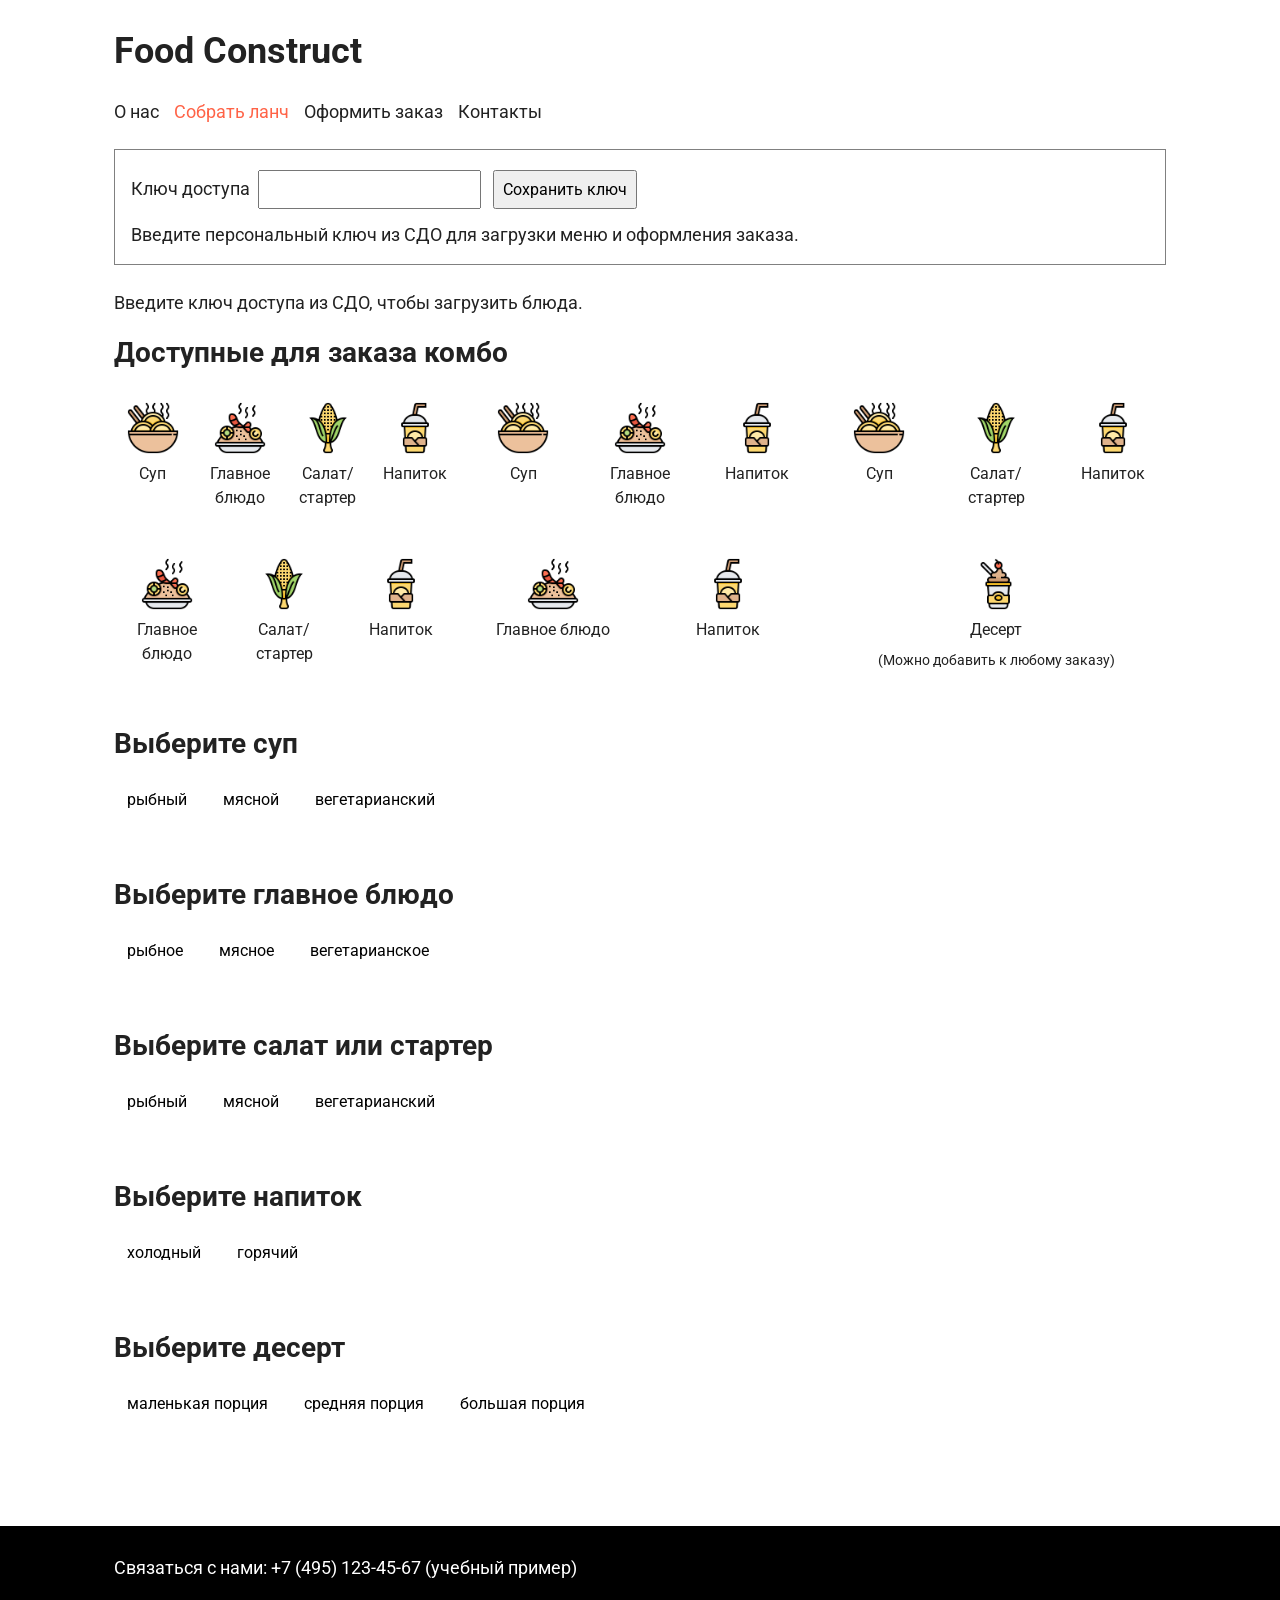
<file: 8.html>
<!DOCTYPE html>
<html lang="ru">
<head>
    <meta charset="UTF-8">
    <meta name="viewport" content="width=device-width, initial-scale=1.0">
    <title>Собрать ланч — Food Construct</title>
    <link rel="preconnect" href="https://fonts.googleapis.com">
    <link rel="preconnect" href="https://fonts.gstatic.com" crossorigin>
    <link href="https://fonts.googleapis.com/css2?family=Roboto:wght@400;500;700&display=swap" rel="stylesheet">
    <link rel="stylesheet" href="css/style.css">
    <link rel="stylesheet" href="css/lunch.css">
    <link rel="stylesheet" href="css/form.css">
    <script src="js/lab8/dishes.js" defer></script>
    <script src="js/lab8/render.js" defer></script>
    <script src="js/lab8/order.js" defer></script>
    <link rel="stylesheet" href="css/filters5.css">
    <script src="js/lab8/filters.js" defer></script>
    <link rel="stylesheet" href="css/combos6.css">
    <script src="js/lab8/bootstrap.js" defer></script>
    <link rel="stylesheet" href="css/checkout8.css">
</head>
<body>
    <header class="page-header">
        <h1>Food Construct</h1>
        <nav class="navigation" aria-label="Основная навигация">
            <a href="1.html">О нас</a>
            <a class="active" href="8.html" aria-current="page">Собрать ланч</a>
            <a href="orders8.html">Оформить заказ</a>
            <a href="#contacts">Контакты</a>
        </nav>
    </header>

    <main class="page-main lunch-main">
        <form class="access-form">
            <label for="api-key">Ключ доступа</label>
            <input type="password" id="api-key" autocomplete="new-password" required>
            <button type="submit" id="save-api-key">Сохранить ключ</button>
            <p>Введите персональный ключ из СДО для загрузки меню и оформления заказа.</p>
        </form>
        <div class="menu-status" role="status">
            <p id="menu-status">Загрузка меню...</p>
            <button type="button" id="menu-retry" hidden>Повторить</button>
        </div>
        <section class="combos-section">
            <h2>Доступные для заказа комбо</h2>
            <div class="combo-grid">
                <div class="combo">
                    <div class="combo-item"><img src="images/icons6/soup.png" alt=""><p>Суп</p></div>
                    <div class="combo-item"><img src="images/icons6/main.png" alt=""><p>Главное блюдо</p></div>
                    <div class="combo-item"><img src="images/icons6/salad.png" alt=""><p>Салат/стартер</p></div>
                    <div class="combo-item"><img src="images/icons6/drink.png" alt=""><p>Напиток</p></div>
                </div>
                <div class="combo">
                    <div class="combo-item"><img src="images/icons6/soup.png" alt=""><p>Суп</p></div>
                    <div class="combo-item"><img src="images/icons6/main.png" alt=""><p>Главное блюдо</p></div>
                    <div class="combo-item"><img src="images/icons6/drink.png" alt=""><p>Напиток</p></div>
                </div>
                <div class="combo">
                    <div class="combo-item"><img src="images/icons6/soup.png" alt=""><p>Суп</p></div>
                    <div class="combo-item"><img src="images/icons6/salad.png" alt=""><p>Салат/стартер</p></div>
                    <div class="combo-item"><img src="images/icons6/drink.png" alt=""><p>Напиток</p></div>
                </div>
                <div class="combo">
                    <div class="combo-item"><img src="images/icons6/main.png" alt=""><p>Главное блюдо</p></div>
                    <div class="combo-item"><img src="images/icons6/salad.png" alt=""><p>Салат/стартер</p></div>
                    <div class="combo-item"><img src="images/icons6/drink.png" alt=""><p>Напиток</p></div>
                </div>
                <div class="combo">
                    <div class="combo-item"><img src="images/icons6/main.png" alt=""><p>Главное блюдо</p></div>
                    <div class="combo-item"><img src="images/icons6/drink.png" alt=""><p>Напиток</p></div>
                </div>
                <div class="combo combo-dessert"><div class="combo-item"><img src="images/icons6/desert.png" alt=""><p>Десерт</p><p class="combo-note">(Можно добавить к любому заказу)</p></div></div>
            </div>
        </section>

        <section>
            <h2>Выберите суп</h2>
            <div class="dish-filters" data-filter-category="soup">
                <button type="button" data-kind="fish" aria-pressed="false">рыбный</button>
                <button type="button" data-kind="meat" aria-pressed="false">мясной</button>
                <button type="button" data-kind="veg" aria-pressed="false">вегетарианский</button>
            </div>
            <div class="dish-grid" data-category="soup"></div>
        </section>
        <section>
            <h2>Выберите главное блюдо</h2>
            <div class="dish-filters" data-filter-category="main_dish">
                <button type="button" data-kind="fish" aria-pressed="false">рыбное</button>
                <button type="button" data-kind="meat" aria-pressed="false">мясное</button>
                <button type="button" data-kind="veg" aria-pressed="false">вегетарианское</button>
            </div>
            <div class="dish-grid" data-category="main_dish"></div>
        </section>
        <section>
            <h2>Выберите салат или стартер</h2>
            <div class="dish-filters" data-filter-category="salad">
                <button type="button" data-kind="fish" aria-pressed="false">рыбный</button>
                <button type="button" data-kind="meat" aria-pressed="false">мясной</button>
                <button type="button" data-kind="veg" aria-pressed="false">вегетарианский</button>
            </div>
            <div class="dish-grid" data-category="salad"></div>
        </section>
        <section>
            <h2>Выберите напиток</h2>
            <div class="dish-filters" data-filter-category="drink">
                <button type="button" data-kind="cold" aria-pressed="false">холодный</button>
                <button type="button" data-kind="hot" aria-pressed="false">горячий</button>
            </div>
            <div class="dish-grid" data-category="drink"></div>
        </section>
        <section>
            <h2>Выберите десерт</h2>
            <div class="dish-filters" data-filter-category="dessert">
                <button type="button" data-kind="small" aria-pressed="false">маленькая порция</button>
                <button type="button" data-kind="medium" aria-pressed="false">средняя порция</button>
                <button type="button" data-kind="large" aria-pressed="false">большая порция</button>
            </div>
            <div class="dish-grid" data-category="dessert"></div>
        </section>
    </main>

    <aside class="checkout-panel" id="checkout-panel" hidden>
        <p>Стоимость заказа: <span id="panel-total">0 ₽</span></p>
        <a id="checkout-link" aria-disabled="true">Перейти к оформлению</a>
    </aside>
    <footer class="page-footer" id="contacts">
        <p>Связаться с нами: <a href="tel:+74951234567">+7&nbsp;(495)&nbsp;123&#8209;45&#8209;67</a> (учебный пример)</p>
    </footer>
</body>
</html>
</file>
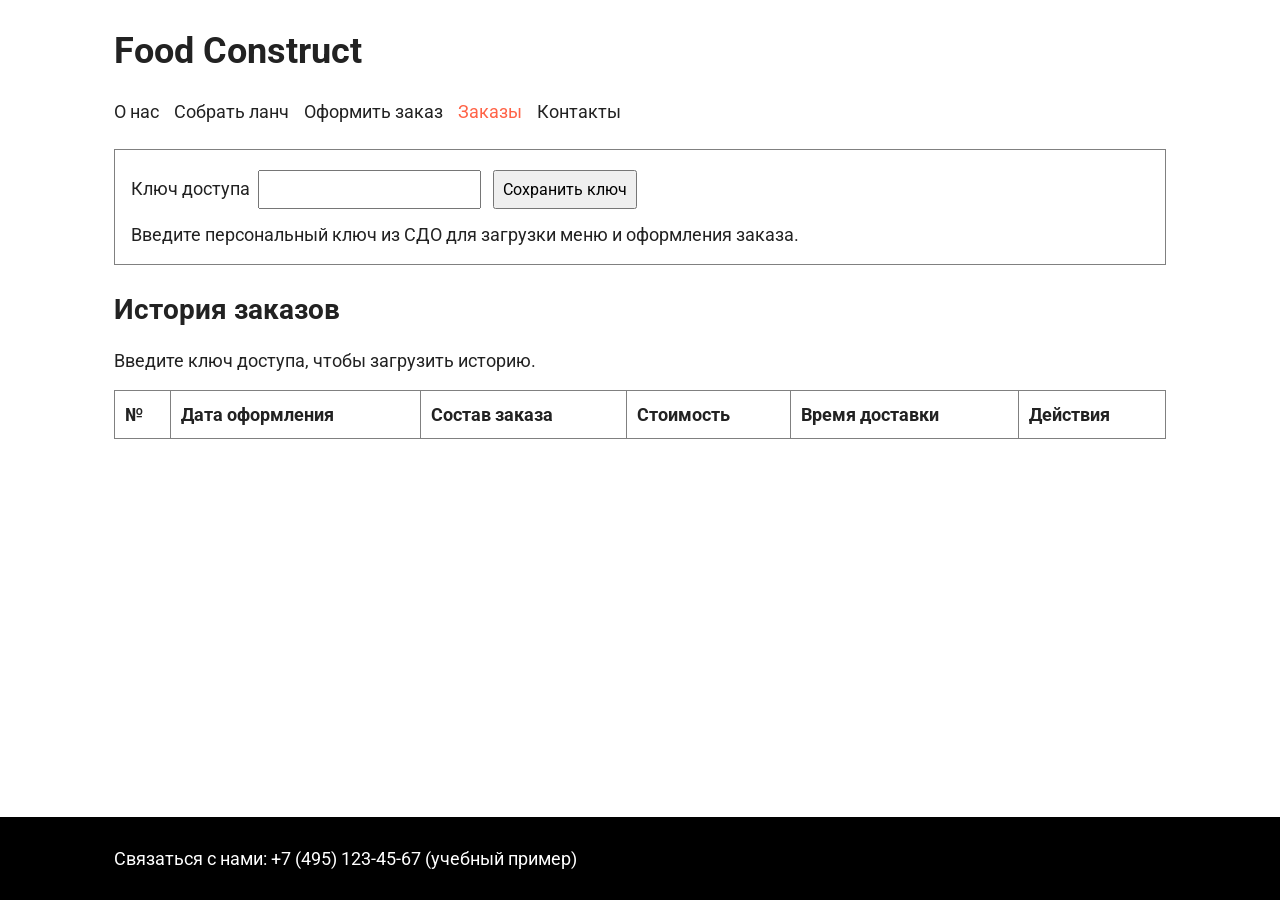
<file: 9.html>
<!DOCTYPE html>
<html lang="ru">
<head>
    <meta charset="UTF-8">
    <meta name="viewport" content="width=device-width, initial-scale=1.0">
    <title>Собрать ланч — Food Construct</title>
    <link rel="preconnect" href="https://fonts.googleapis.com">
    <link rel="preconnect" href="https://fonts.gstatic.com" crossorigin>
    <link href="https://fonts.googleapis.com/css2?family=Roboto:wght@400;500;700&display=swap" rel="stylesheet">
    <link rel="stylesheet" href="css/style.css">
    <link rel="stylesheet" href="css/lunch.css">
    <link rel="stylesheet" href="css/form.css">
    <link rel="stylesheet" href="css/filters5.css">
    <link rel="stylesheet" href="css/combos6.css">
    <link rel="stylesheet" href="css/checkout8.css">
    <link rel="stylesheet" href="css/history9.css">
    <script src="js/lab9/history.js" defer></script>
</head>
<body>
    <header class="page-header">
        <h1>Food Construct</h1>
        <nav class="navigation" aria-label="Основная навигация">
            <a href="1.html">О нас</a>
            <a href="lunch9.html">Собрать ланч</a>
            <a href="orders9.html">Оформить заказ</a>
            <a class="active" href="9.html" aria-current="page">Заказы</a>
            <a href="#contacts">Контакты</a>
        </nav>
    </header>

    <main class="page-main">
        <form class="access-form">
            <label for="api-key">Ключ доступа</label>
            <input type="password" id="api-key" autocomplete="new-password" required>
            <button type="submit" id="save-api-key">Сохранить ключ</button>
            <p>Введите персональный ключ из СДО для загрузки меню и оформления заказа.</p>
        </form>
        <h2>История заказов</h2>
        <p id="history-status" role="status">Введите ключ доступа, чтобы загрузить историю.</p>
        <button type="button" id="history-retry" hidden>Повторить</button>
        <p id="history-notice" role="status"></p>
        <div class="history-scroll"><table class="history-table"><thead><tr><th>№</th><th>Дата оформления</th><th>Состав заказа</th><th>Стоимость</th><th>Время доставки</th><th>Действия</th></tr></thead><tbody id="orders-body"></tbody></table></div>
    </main>


    <footer class="page-footer" id="contacts">
        <p>Связаться с нами: <a href="tel:+74951234567">+7&nbsp;(495)&nbsp;123&#8209;45&#8209;67</a> (учебный пример)</p>
    </footer>
</body>
</html>
</file>
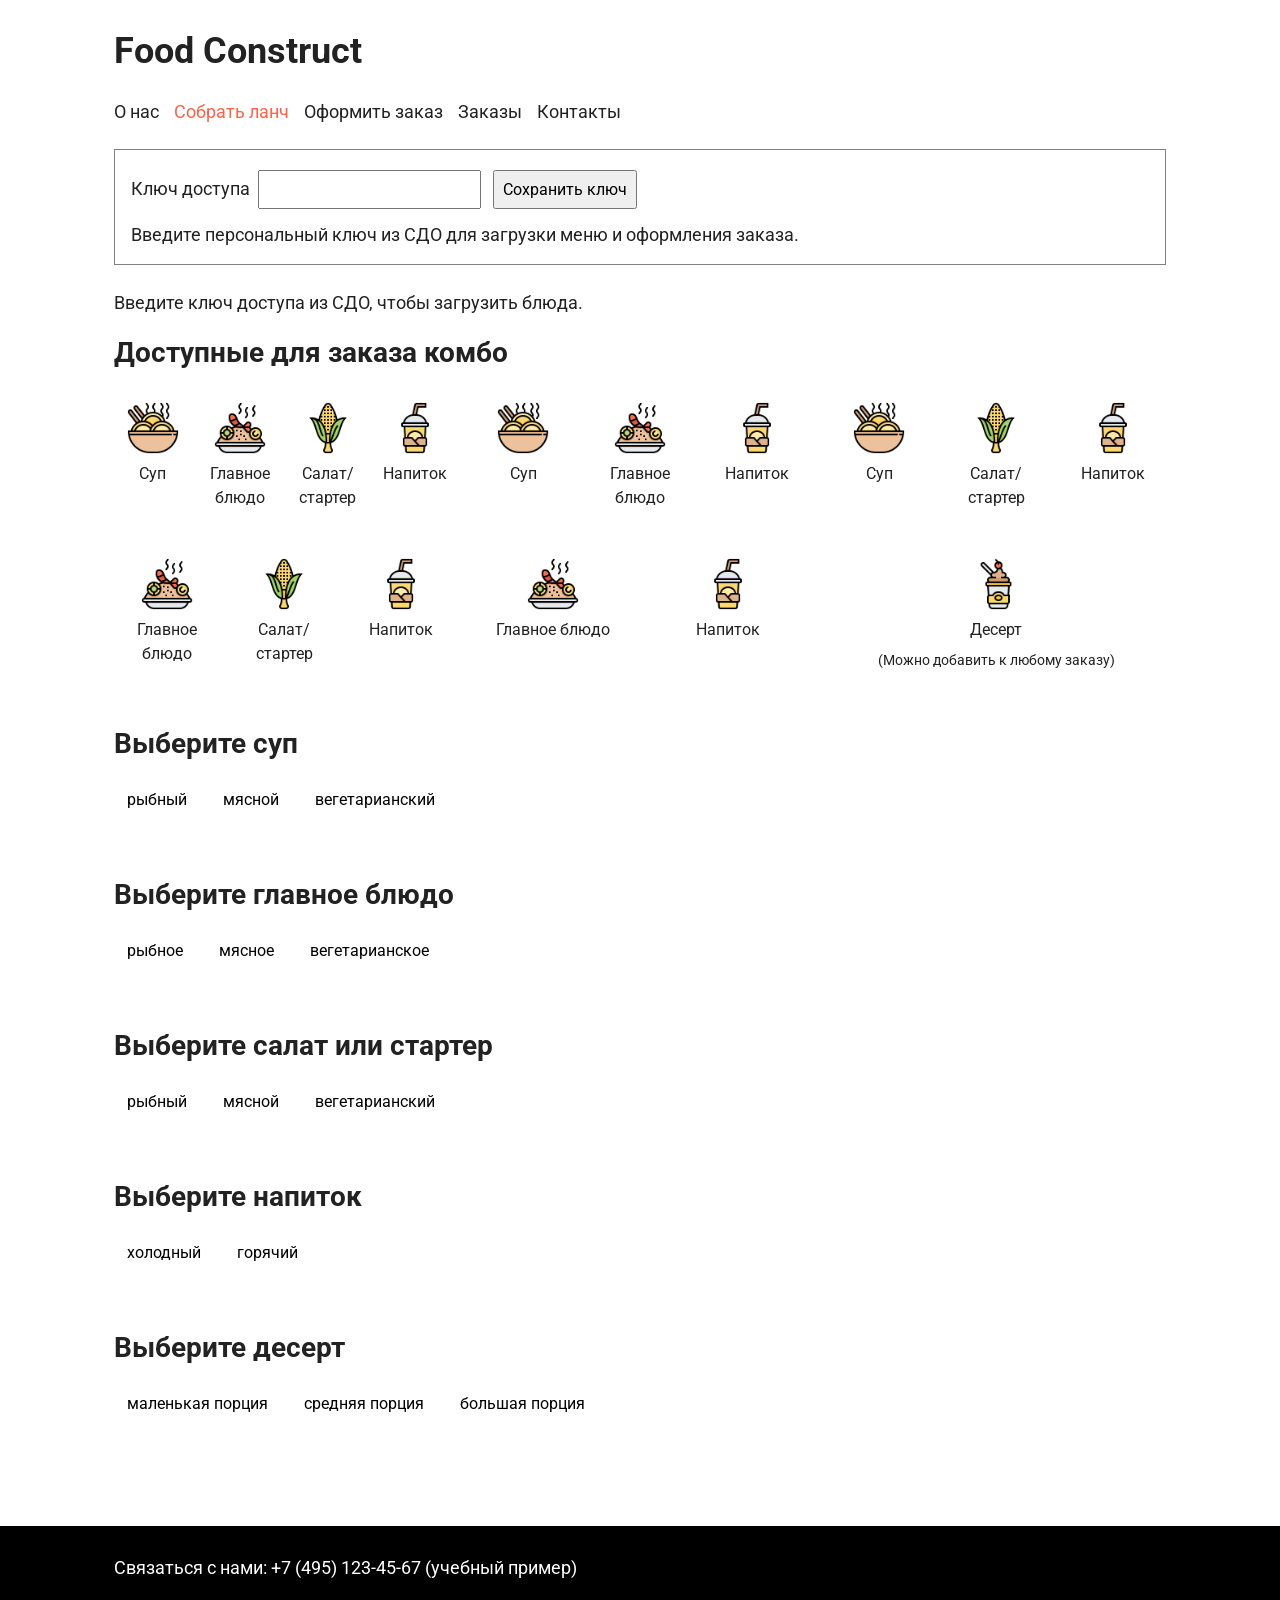
<file: lunch9.html>
<!DOCTYPE html>
<html lang="ru">
<head>
    <meta charset="UTF-8">
    <meta name="viewport" content="width=device-width, initial-scale=1.0">
    <title>Собрать ланч — Food Construct</title>
    <link rel="preconnect" href="https://fonts.googleapis.com">
    <link rel="preconnect" href="https://fonts.gstatic.com" crossorigin>
    <link href="https://fonts.googleapis.com/css2?family=Roboto:wght@400;500;700&display=swap" rel="stylesheet">
    <link rel="stylesheet" href="css/style.css">
    <link rel="stylesheet" href="css/lunch.css">
    <link rel="stylesheet" href="css/form.css">
    <script src="js/lab9/dishes.js" defer></script>
    <script src="js/lab9/render.js" defer></script>
    <script src="js/lab9/order.js" defer></script>
    <link rel="stylesheet" href="css/filters5.css">
    <script src="js/lab9/filters.js" defer></script>
    <link rel="stylesheet" href="css/combos6.css">
    <script src="js/lab9/bootstrap.js" defer></script>
    <link rel="stylesheet" href="css/checkout8.css">
</head>
<body>
    <header class="page-header">
        <h1>Food Construct</h1>
        <nav class="navigation" aria-label="Основная навигация">
            <a href="1.html">О нас</a>
            <a class="active" href="lunch9.html" aria-current="page">Собрать ланч</a>
            <a href="orders9.html">Оформить заказ</a>
            <a href="9.html">Заказы</a>
            <a href="#contacts">Контакты</a>
        </nav>
    </header>

    <main class="page-main lunch-main">
        <form class="access-form">
            <label for="api-key">Ключ доступа</label>
            <input type="password" id="api-key" autocomplete="new-password" required>
            <button type="submit" id="save-api-key">Сохранить ключ</button>
            <p>Введите персональный ключ из СДО для загрузки меню и оформления заказа.</p>
        </form>
        <div class="menu-status" role="status">
            <p id="menu-status">Загрузка меню...</p>
            <button type="button" id="menu-retry" hidden>Повторить</button>
        </div>
        <section class="combos-section">
            <h2>Доступные для заказа комбо</h2>
            <div class="combo-grid">
                <div class="combo">
                    <div class="combo-item"><img src="images/icons6/soup.png" alt=""><p>Суп</p></div>
                    <div class="combo-item"><img src="images/icons6/main.png" alt=""><p>Главное блюдо</p></div>
                    <div class="combo-item"><img src="images/icons6/salad.png" alt=""><p>Салат/стартер</p></div>
                    <div class="combo-item"><img src="images/icons6/drink.png" alt=""><p>Напиток</p></div>
                </div>
                <div class="combo">
                    <div class="combo-item"><img src="images/icons6/soup.png" alt=""><p>Суп</p></div>
                    <div class="combo-item"><img src="images/icons6/main.png" alt=""><p>Главное блюдо</p></div>
                    <div class="combo-item"><img src="images/icons6/drink.png" alt=""><p>Напиток</p></div>
                </div>
                <div class="combo">
                    <div class="combo-item"><img src="images/icons6/soup.png" alt=""><p>Суп</p></div>
                    <div class="combo-item"><img src="images/icons6/salad.png" alt=""><p>Салат/стартер</p></div>
                    <div class="combo-item"><img src="images/icons6/drink.png" alt=""><p>Напиток</p></div>
                </div>
                <div class="combo">
                    <div class="combo-item"><img src="images/icons6/main.png" alt=""><p>Главное блюдо</p></div>
                    <div class="combo-item"><img src="images/icons6/salad.png" alt=""><p>Салат/стартер</p></div>
                    <div class="combo-item"><img src="images/icons6/drink.png" alt=""><p>Напиток</p></div>
                </div>
                <div class="combo">
                    <div class="combo-item"><img src="images/icons6/main.png" alt=""><p>Главное блюдо</p></div>
                    <div class="combo-item"><img src="images/icons6/drink.png" alt=""><p>Напиток</p></div>
                </div>
                <div class="combo combo-dessert"><div class="combo-item"><img src="images/icons6/desert.png" alt=""><p>Десерт</p><p class="combo-note">(Можно добавить к любому заказу)</p></div></div>
            </div>
        </section>

        <section>
            <h2>Выберите суп</h2>
            <div class="dish-filters" data-filter-category="soup">
                <button type="button" data-kind="fish" aria-pressed="false">рыбный</button>
                <button type="button" data-kind="meat" aria-pressed="false">мясной</button>
                <button type="button" data-kind="veg" aria-pressed="false">вегетарианский</button>
            </div>
            <div class="dish-grid" data-category="soup"></div>
        </section>
        <section>
            <h2>Выберите главное блюдо</h2>
            <div class="dish-filters" data-filter-category="main_dish">
                <button type="button" data-kind="fish" aria-pressed="false">рыбное</button>
                <button type="button" data-kind="meat" aria-pressed="false">мясное</button>
                <button type="button" data-kind="veg" aria-pressed="false">вегетарианское</button>
            </div>
            <div class="dish-grid" data-category="main_dish"></div>
        </section>
        <section>
            <h2>Выберите салат или стартер</h2>
            <div class="dish-filters" data-filter-category="salad">
                <button type="button" data-kind="fish" aria-pressed="false">рыбный</button>
                <button type="button" data-kind="meat" aria-pressed="false">мясной</button>
                <button type="button" data-kind="veg" aria-pressed="false">вегетарианский</button>
            </div>
            <div class="dish-grid" data-category="salad"></div>
        </section>
        <section>
            <h2>Выберите напиток</h2>
            <div class="dish-filters" data-filter-category="drink">
                <button type="button" data-kind="cold" aria-pressed="false">холодный</button>
                <button type="button" data-kind="hot" aria-pressed="false">горячий</button>
            </div>
            <div class="dish-grid" data-category="drink"></div>
        </section>
        <section>
            <h2>Выберите десерт</h2>
            <div class="dish-filters" data-filter-category="dessert">
                <button type="button" data-kind="small" aria-pressed="false">маленькая порция</button>
                <button type="button" data-kind="medium" aria-pressed="false">средняя порция</button>
                <button type="button" data-kind="large" aria-pressed="false">большая порция</button>
            </div>
            <div class="dish-grid" data-category="dessert"></div>
        </section>
    </main>

    <aside class="checkout-panel" id="checkout-panel" hidden>
        <p>Стоимость заказа: <span id="panel-total">0 ₽</span></p>
        <a id="checkout-link" aria-disabled="true">Перейти к оформлению</a>
    </aside>
    <footer class="page-footer" id="contacts">
        <p>Связаться с нами: <a href="tel:+74951234567">+7&nbsp;(495)&nbsp;123&#8209;45&#8209;67</a> (учебный пример)</p>
    </footer>
</body>
</html>
</file>
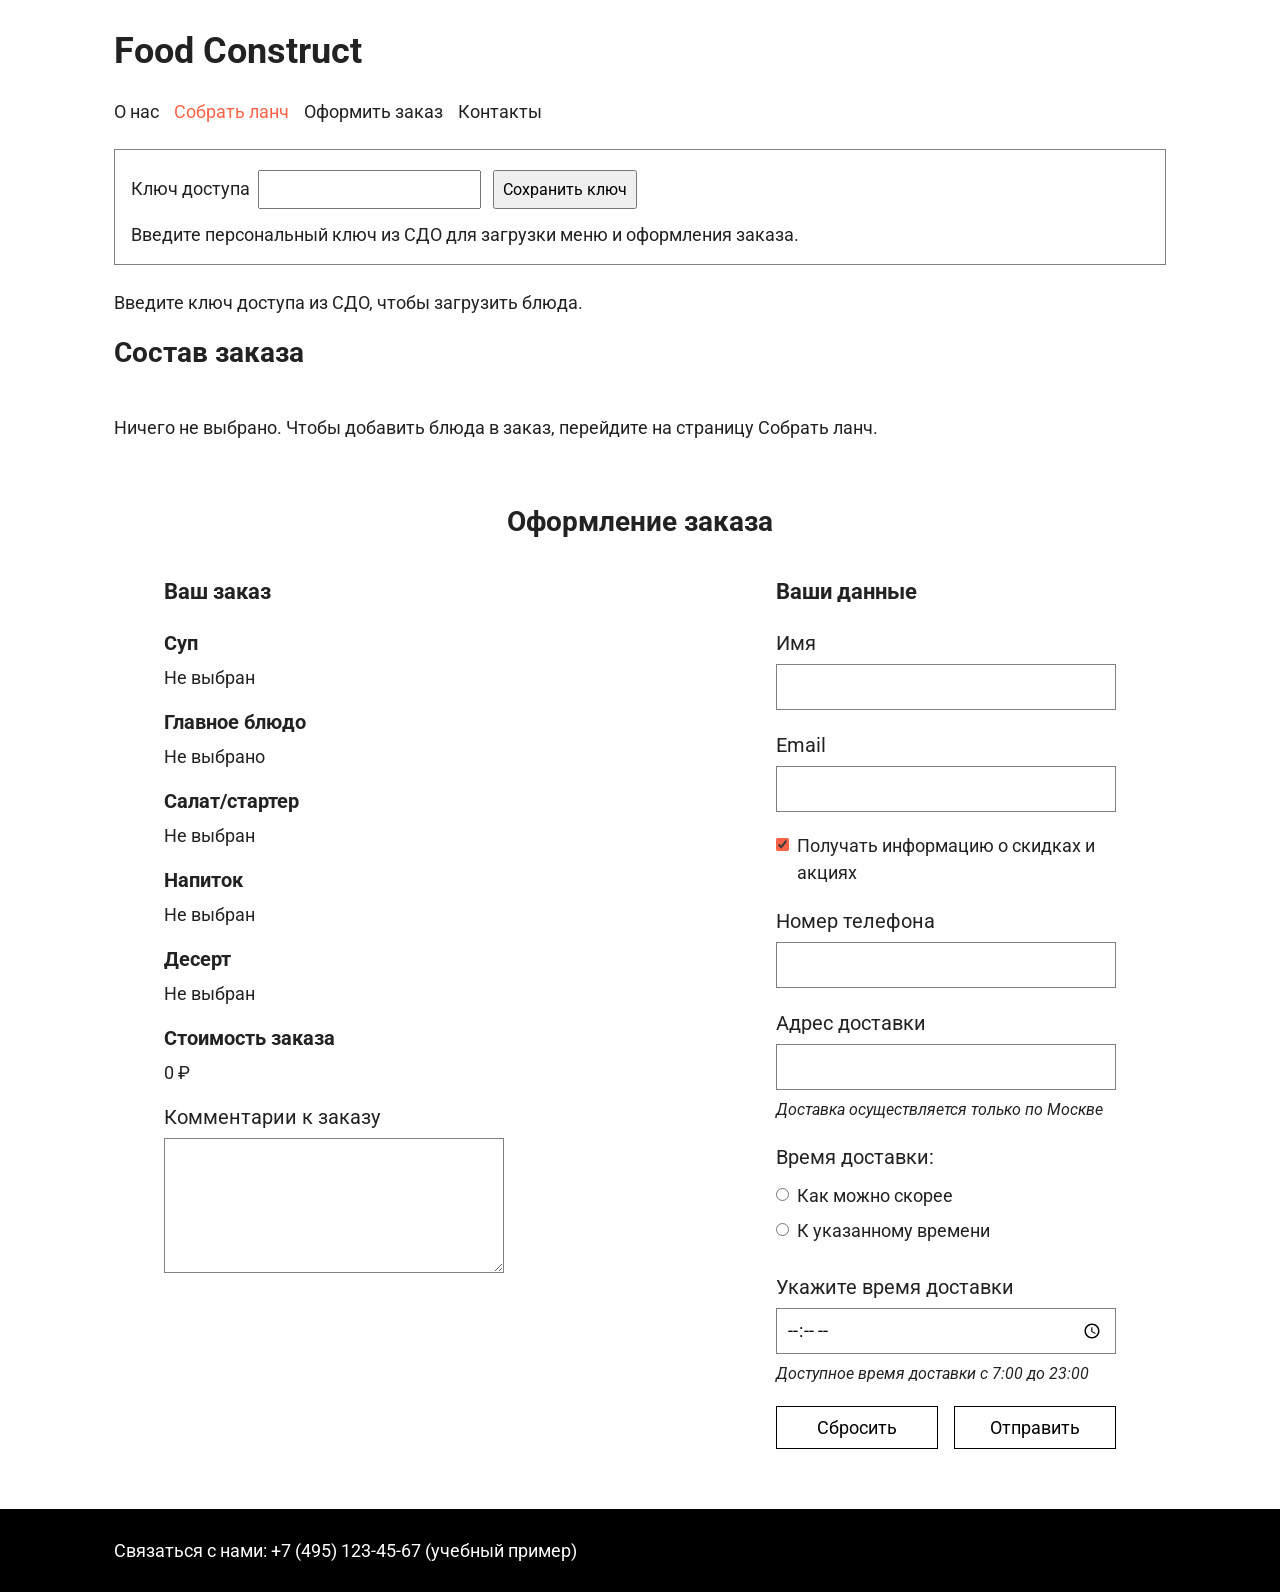
<file: orders8.html>
<!DOCTYPE html>
<html lang="ru">
<head>
    <meta charset="UTF-8">
    <meta name="viewport" content="width=device-width, initial-scale=1.0">
    <title>Собрать ланч — Food Construct</title>
    <link rel="preconnect" href="https://fonts.googleapis.com">
    <link rel="preconnect" href="https://fonts.gstatic.com" crossorigin>
    <link href="https://fonts.googleapis.com/css2?family=Roboto:wght@400;500;700&display=swap" rel="stylesheet">
    <link rel="stylesheet" href="css/style.css">
    <link rel="stylesheet" href="css/lunch.css">
    <link rel="stylesheet" href="css/form.css">
    <script src="js/lab8/dishes.js" defer></script>
    <script src="js/lab8/render.js" defer></script>
    <script src="js/lab8/order.js" defer></script>
    <link rel="stylesheet" href="css/filters5.css">
    <script src="js/lab8/filters.js" defer></script>
    <link rel="stylesheet" href="css/combos6.css">
    <script src="js/lab8/bootstrap.js" defer></script>
    <link rel="stylesheet" href="css/checkout8.css">
</head>
<body>
    <header class="page-header">
        <h1>Food Construct</h1>
        <nav class="navigation" aria-label="Основная навигация">
            <a href="1.html">О нас</a>
            <a class="active" href="8.html" aria-current="page">Собрать ланч</a>
            <a href="orders8.html">Оформить заказ</a>
            <a href="#contacts">Контакты</a>
        </nav>
    </header>

    <main class="page-main checkout-main">
        <form class="access-form">
            <label for="api-key">Ключ доступа</label>
            <input type="password" id="api-key" autocomplete="new-password" required>
            <button type="submit" id="save-api-key">Сохранить ключ</button>
            <p>Введите персональный ключ из СДО для загрузки меню и оформления заказа.</p>
        </form>
        <div class="menu-status" role="status"><p id="menu-status">Для загрузки заказа введите ключ доступа.</p><button type="button" id="menu-retry" hidden>Повторить</button></div>
        <section><h2>Состав заказа</h2><div class="dish-grid" id="checkout-dishes"></div><p id="checkout-empty">Ничего не выбрано. Чтобы добавить блюда в заказ, перейдите на страницу <a href="8.html">Собрать ланч</a>.</p></section>
    </main>

    <section class="order-section" id="order">
        <h2 class="order-title">Оформление заказа</h2>
        <form class="order-form" method="post">
            <div class="form-column">
                <h3>Ваш заказ</h3>
                <p id="order-empty">Ничего не выбрано</p>
                <div id="order-items">
                    <h4 class="order-category">Суп</h4>
                    <p id="chosen-soup">Не выбран</p>
                    <h4 class="order-category">Главное блюдо</h4>
                    <p id="chosen-main_dish">Блюдо не выбрано</p>
                    <h4 class="order-category">Салат/стартер</h4>
                    <p id="chosen-salad">Блюдо не выбрано</p>
                    <h4 class="order-category">Напиток</h4>
                    <p id="chosen-drink">Не выбран</p>
                    <h4 class="order-category">Десерт</h4>
                    <p id="chosen-dessert">Не выбран</p>
                </div>
                <input type="hidden" id="soup" name="soup" value="">
                <input type="hidden" id="main_dish" name="main_dish" value="">
                <input type="hidden" id="drink" name="drink" value="">
                <input type="hidden" id="salad" name="salad" value="">
                <input type="hidden" id="dessert" name="dessert" value="">
                <div id="order-cost">
                    <h4 class="order-category">Стоимость заказа</h4>
                    <p id="order-total">0 ₽</p>
                </div>
                <p class="order-error" id="order-error" role="alert" hidden></p>
                <label class="form-label" for="comment">Комментарии к заказу</label>
                <textarea class="form-control form-comment" id="comment" name="comment"></textarea>
            </div>
            <div class="form-column">
                <h3>Ваши данные</h3>
                <label class="form-label" for="customer-name">Имя</label>
                <input class="form-control" type="text" id="customer-name" name="customer_name" autocomplete="name" required>
                <label class="form-label" for="email">Email</label>
                <input class="form-control" type="email" id="email" name="email" autocomplete="email" required>
                <div class="form-check">
                    <input class="form-choice" type="checkbox" id="subscribe" name="subscribe" value="yes" checked>
                    <label for="subscribe">Получать информацию о скидках и акциях</label>
                </div>
                <label class="form-label" for="phone">Номер телефона</label>
                <input class="form-control" type="tel" id="phone" name="phone" autocomplete="tel" required>
                <label class="form-label" for="address">Адрес доставки</label>
                <input class="form-control" type="text" id="address" name="address" autocomplete="address-line1" aria-describedby="address-hint" required>
                <p class="form-hint" id="address-hint">Доставка осуществляется только по Москве</p>
                <fieldset class="delivery-options">
                    <legend>Время доставки:</legend>
                    <div class="form-check">
                        <input class="form-choice" type="radio" id="delivery-asap" name="delivery_type" value="now" required>
                        <label for="delivery-asap">Как можно скорее</label>
                    </div>
                    <div class="form-check">
                        <input class="form-choice" type="radio" id="delivery-scheduled" name="delivery_type" value="by_time" required>
                        <label for="delivery-scheduled">К указанному времени</label>
                    </div>
                </fieldset>
                <label class="form-label" for="delivery-time">Укажите время доставки</label>
                <input class="form-control" type="time" id="delivery-time" name="delivery_time" min="07:00" max="23:00" step="300" aria-describedby="time-hint">
                <p class="form-hint" id="time-hint">Доступное время доставки с 7:00 до 23:00</p>
                <div class="form-buttons">
                    <button class="form-button" type="reset">Сбросить</button>
                    <button class="form-button" type="submit">Отправить</button>
                </div>
            </div>
        </form>
    </section>
    <footer class="page-footer" id="contacts">
        <p>Связаться с нами: <a href="tel:+74951234567">+7&nbsp;(495)&nbsp;123&#8209;45&#8209;67</a> (учебный пример)</p>
    </footer>
</body>
</html>
</file>
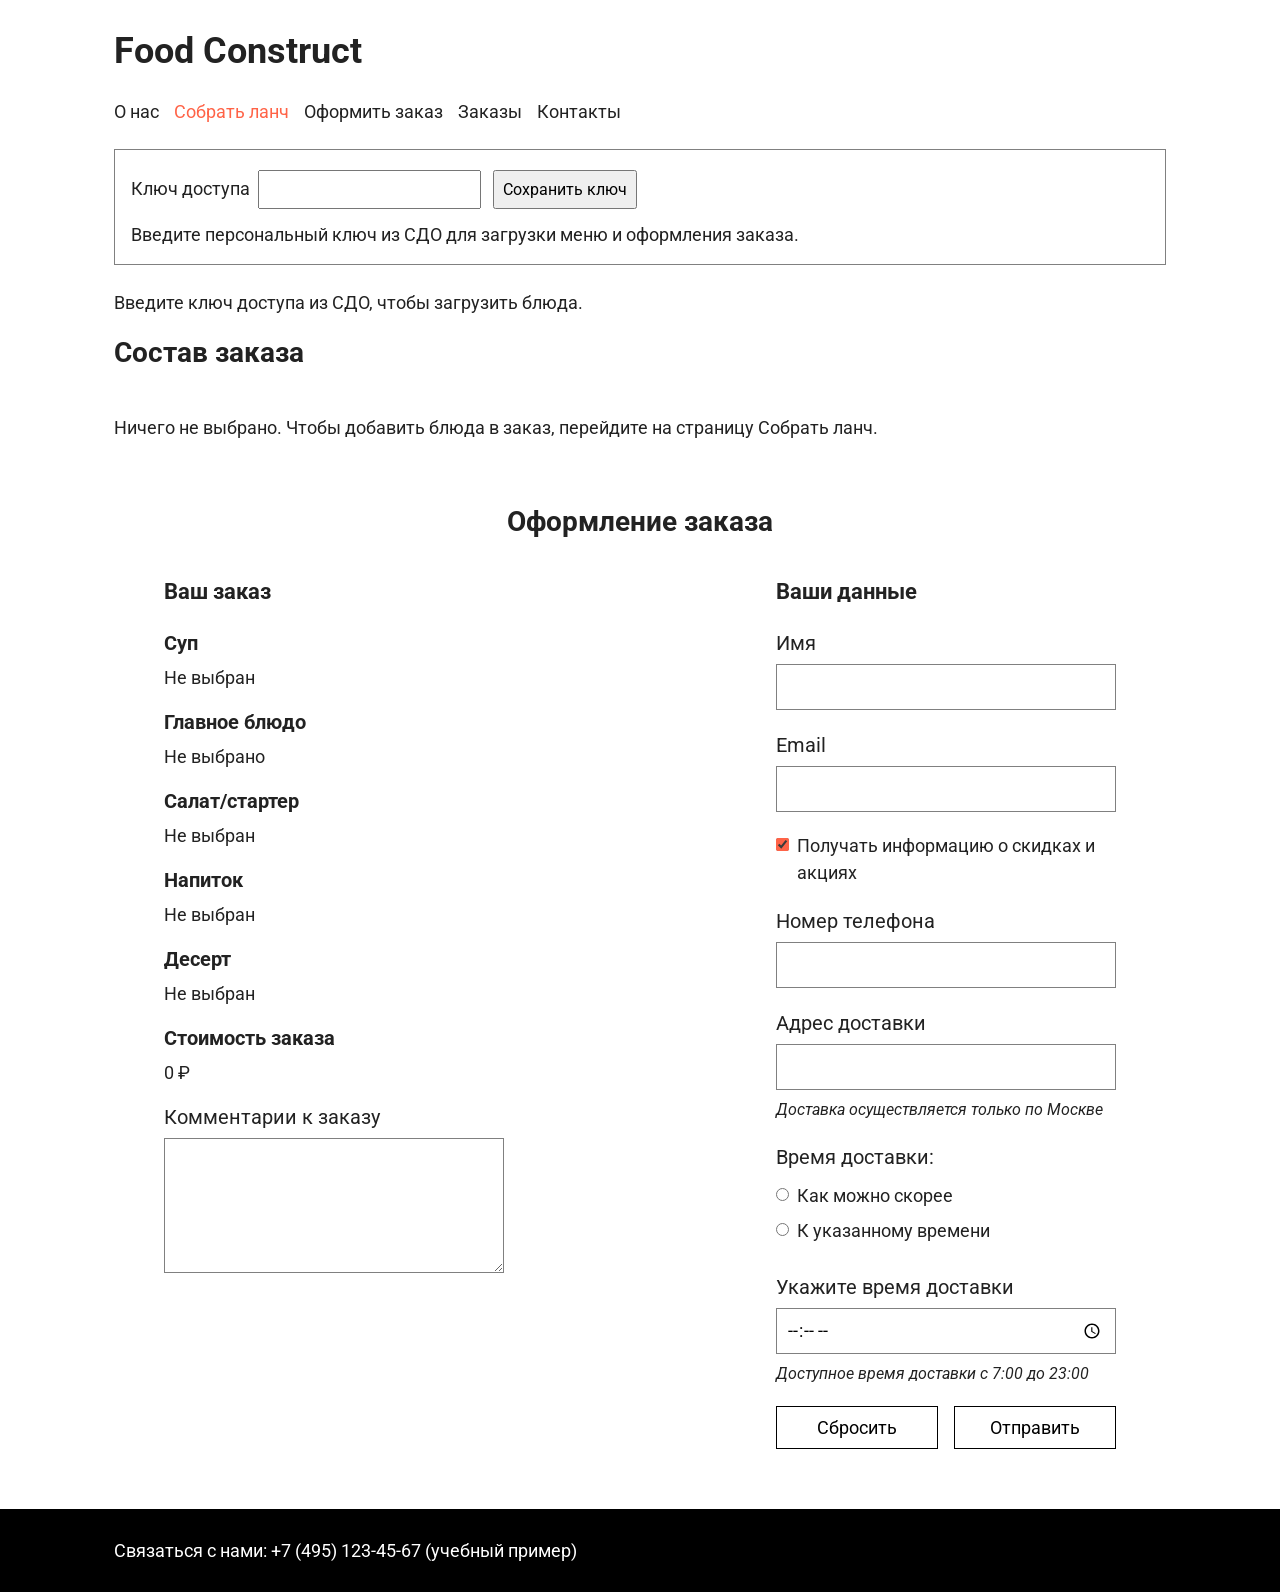
<file: orders9.html>
<!DOCTYPE html>
<html lang="ru">
<head>
    <meta charset="UTF-8">
    <meta name="viewport" content="width=device-width, initial-scale=1.0">
    <title>Собрать ланч — Food Construct</title>
    <link rel="preconnect" href="https://fonts.googleapis.com">
    <link rel="preconnect" href="https://fonts.gstatic.com" crossorigin>
    <link href="https://fonts.googleapis.com/css2?family=Roboto:wght@400;500;700&display=swap" rel="stylesheet">
    <link rel="stylesheet" href="css/style.css">
    <link rel="stylesheet" href="css/lunch.css">
    <link rel="stylesheet" href="css/form.css">
    <script src="js/lab9/dishes.js" defer></script>
    <script src="js/lab9/render.js" defer></script>
    <script src="js/lab9/order.js" defer></script>
    <link rel="stylesheet" href="css/filters5.css">
    <script src="js/lab9/filters.js" defer></script>
    <link rel="stylesheet" href="css/combos6.css">
    <script src="js/lab9/bootstrap.js" defer></script>
    <link rel="stylesheet" href="css/checkout8.css">
</head>
<body>
    <header class="page-header">
        <h1>Food Construct</h1>
        <nav class="navigation" aria-label="Основная навигация">
            <a href="1.html">О нас</a>
            <a class="active" href="lunch9.html" aria-current="page">Собрать ланч</a>
            <a href="orders9.html">Оформить заказ</a>
            <a href="9.html">Заказы</a>
            <a href="#contacts">Контакты</a>
        </nav>
    </header>

    <main class="page-main checkout-main">
        <form class="access-form">
            <label for="api-key">Ключ доступа</label>
            <input type="password" id="api-key" autocomplete="new-password" required>
            <button type="submit" id="save-api-key">Сохранить ключ</button>
            <p>Введите персональный ключ из СДО для загрузки меню и оформления заказа.</p>
        </form>
        <div class="menu-status" role="status"><p id="menu-status">Для загрузки заказа введите ключ доступа.</p><button type="button" id="menu-retry" hidden>Повторить</button></div>
        <section><h2>Состав заказа</h2><div class="dish-grid" id="checkout-dishes"></div><p id="checkout-empty">Ничего не выбрано. Чтобы добавить блюда в заказ, перейдите на страницу <a href="lunch9.html">Собрать ланч</a>.</p></section>
    </main>

    <section class="order-section" id="order">
        <h2 class="order-title">Оформление заказа</h2>
        <form class="order-form" method="post">
            <div class="form-column">
                <h3>Ваш заказ</h3>
                <p id="order-empty">Ничего не выбрано</p>
                <div id="order-items">
                    <h4 class="order-category">Суп</h4>
                    <p id="chosen-soup">Не выбран</p>
                    <h4 class="order-category">Главное блюдо</h4>
                    <p id="chosen-main_dish">Блюдо не выбрано</p>
                    <h4 class="order-category">Салат/стартер</h4>
                    <p id="chosen-salad">Блюдо не выбрано</p>
                    <h4 class="order-category">Напиток</h4>
                    <p id="chosen-drink">Не выбран</p>
                    <h4 class="order-category">Десерт</h4>
                    <p id="chosen-dessert">Не выбран</p>
                </div>
                <input type="hidden" id="soup" name="soup" value="">
                <input type="hidden" id="main_dish" name="main_dish" value="">
                <input type="hidden" id="drink" name="drink" value="">
                <input type="hidden" id="salad" name="salad" value="">
                <input type="hidden" id="dessert" name="dessert" value="">
                <div id="order-cost">
                    <h4 class="order-category">Стоимость заказа</h4>
                    <p id="order-total">0 ₽</p>
                </div>
                <p class="order-error" id="order-error" role="alert" hidden></p>
                <label class="form-label" for="comment">Комментарии к заказу</label>
                <textarea class="form-control form-comment" id="comment" name="comment"></textarea>
            </div>
            <div class="form-column">
                <h3>Ваши данные</h3>
                <label class="form-label" for="customer-name">Имя</label>
                <input class="form-control" type="text" id="customer-name" name="customer_name" autocomplete="name" required>
                <label class="form-label" for="email">Email</label>
                <input class="form-control" type="email" id="email" name="email" autocomplete="email" required>
                <div class="form-check">
                    <input class="form-choice" type="checkbox" id="subscribe" name="subscribe" value="yes" checked>
                    <label for="subscribe">Получать информацию о скидках и акциях</label>
                </div>
                <label class="form-label" for="phone">Номер телефона</label>
                <input class="form-control" type="tel" id="phone" name="phone" autocomplete="tel" required>
                <label class="form-label" for="address">Адрес доставки</label>
                <input class="form-control" type="text" id="address" name="address" autocomplete="address-line1" aria-describedby="address-hint" required>
                <p class="form-hint" id="address-hint">Доставка осуществляется только по Москве</p>
                <fieldset class="delivery-options">
                    <legend>Время доставки:</legend>
                    <div class="form-check">
                        <input class="form-choice" type="radio" id="delivery-asap" name="delivery_type" value="now" required>
                        <label for="delivery-asap">Как можно скорее</label>
                    </div>
                    <div class="form-check">
                        <input class="form-choice" type="radio" id="delivery-scheduled" name="delivery_type" value="by_time" required>
                        <label for="delivery-scheduled">К указанному времени</label>
                    </div>
                </fieldset>
                <label class="form-label" for="delivery-time">Укажите время доставки</label>
                <input class="form-control" type="time" id="delivery-time" name="delivery_time" min="07:00" max="23:00" step="300" aria-describedby="time-hint">
                <p class="form-hint" id="time-hint">Доступное время доставки с 7:00 до 23:00</p>
                <div class="form-buttons">
                    <button class="form-button" type="reset">Сбросить</button>
                    <button class="form-button" type="submit">Отправить</button>
                </div>
            </div>
        </form>
    </section>
    <footer class="page-footer" id="contacts">
        <p>Связаться с нами: <a href="tel:+74951234567">+7&nbsp;(495)&nbsp;123&#8209;45&#8209;67</a> (учебный пример)</p>
    </footer>
</body>
</html>
</file>
<file: css/landing10.css>
.brand-text, a {
    color: #b52e16;
}

.btn-primary {
    --bs-btn-color: #000;
    --bs-btn-bg: tomato;
    --bs-btn-border-color: tomato;
    --bs-btn-hover-color: #000;
    --bs-btn-hover-bg: #ff8069;
    --bs-btn-hover-border-color: #ff8069;
    --bs-btn-active-color: #000;
    --bs-btn-active-bg: #ff8069;
    --bs-btn-active-border-color: #ff8069;
}

.nav-link:hover, a:hover {
    color: #912411;
}
</file>
<file: css/style.css>
* {
    box-sizing: border-box;
}

body {
    min-height: 100vh;
    display: flex;
    flex-direction: column;
    margin: 0;
    font-family: "Roboto", Arial, sans-serif;
    font-size: 18px;
    font-weight: 400;
    line-height: 1.5;
    color: #222;
    background-color: white;
}

.page-header, .page-main {
    width: 100%;
    max-width: 1100px;
    margin: 0 auto;
    padding: 24px;
}

.page-main {
    flex: 1;
    padding-top: 0;
}

h1 {
    margin: 0 0 20px;
    font-size: 36px;
    font-weight: 700;
}

.navigation {
    display: flex;
    gap: 15px;
    flex-wrap: wrap;
}

a {
    font-family: "Roboto", Arial, sans-serif;
    font-size: 18px;
    color: #222;
    text-decoration: none;
}

a:hover, .navigation .active {
    color: tomato;
}

section {
    margin-bottom: 36px;
}

h2 {
    margin: 0 0 16px;
    font-size: 28px;
    font-weight: 700;
}

.about-image {
    display: block;
    width: 70%;
    max-width: 100%;
    height: auto;
    margin-bottom: 20px;
}

p {
    margin: 0 0 16px;
}

ul {
    margin: 0;
    padding-left: 24px;
}

li {
    margin-bottom: 8px;
}

.popular-table {
    width: 60%;
    border-collapse: collapse;
    text-align: left;
}

.popular-table th, .popular-table td {
    border: 1px solid #222;
    padding: 12px;
    overflow-wrap: anywhere;
}

.popular-table th {
    font-weight: 700;
    background-color: #f4f4f4;
}

.page-footer {
    margin-top: 24px;
    padding: 28px 24px;
    background-color: black;
    color: white;
}

.page-footer p {
    max-width: 1052px;
    margin: 0 auto;
}

.page-footer a {
    color: white;
}

.page-footer a:hover {
    color: tomato;
}

@media (max-width: 800px) {
    .navigation {
        justify-content: space-between;
    }

    .about-image {
        width: 500px;
    }

    .popular-table {
        width: 100%;
    }
}

@media (max-width: 600px) {
    h1 {
        text-align: center;
    }

    .navigation {
        flex-direction: column;
        align-items: center;
    }

    .navigation a {
        font-size: 22px;
    }

    .about-image {
        width: 100%;
    }

    .popular-table {
        font-size: 16px;
    }

    .popular-table th, .popular-table td {
        padding: 6px;
    }
}

@media (max-width: 400px) {
    .popular-table {
        font-size: 14px;
    }
}
</file>
<file: css/lunch.css>
.dish-grid {
    display: grid;
    grid-template-columns: repeat(3, 1fr);
    gap: 10px;
}

.dish {
    display: flex;
    flex-direction: column;
    min-width: 0;
    padding: 30px 40px;
    border: 2px solid transparent;
    border-radius: 35px;
    background-color: white;
    filter: drop-shadow(17px 19px 24px rgba(0, 0, 0, 0.13));
    cursor: pointer;
}

.dish:hover {
    border-color: tomato;
}

.dish-image {
    width: 100%;
    height: auto;
    border-radius: 35px;
    margin-bottom: 16px;
}

.dish-price, .dish-name {
    font-size: 22px;
    margin-bottom: 8px;
}

.dish-name {
    flex-grow: 1;
}

.dish-weight {
    color: gray;
    margin-bottom: 0;
}

.dish button {
    margin-top: 12px;
    padding: 10px 30px;
    border: none;
    border-radius: 10px;
    font-family: inherit;
    font-size: 18px;
    color: black;
    background-color: #f1eee9;
    cursor: pointer;
}

.dish:hover button {
    background-color: tomato;
}

@media (max-width: 800px) {
    .dish-grid {
        grid-template-columns: repeat(2, 1fr);
    }
}

@media (max-width: 600px) {
    .lunch-main h2 {
        text-align: center;
    }

    .dish-grid {
        grid-template-columns: 1fr;
    }
}

.dish.selected {
    border-color: tomato;
}
</file>
<file: css/form.css>
.order-section {
    width: 100%;
    max-width: 1000px;
    margin: 0 auto 36px;
    padding: 0 24px;
}

.order-title {
    text-align: center;
    margin-bottom: 32px;
}

.order-form {
    display: grid;
    grid-template-columns: repeat(2, minmax(0, 340px));
    justify-content: space-between;
    gap: 48px;
}

.form-column h3 {
    margin: 0 0 20px;
    font-size: 22px;
}

.form-label {
    display: block;
    margin-bottom: 6px;
    font-size: 20px;
}

.form-control {
    display: block;
    width: 100%;
    min-width: 0;
    height: 46px;
    margin-bottom: 20px;
    padding: 8px 10px;
    border: 1px solid gray;
    border-radius: 0;
    font-family: inherit;
    font-size: 18px;
    color: black;
    background-color: white;
}

.form-comment {
    height: 135px;
    resize: vertical;
}

.form-check {
    display: flex;
    align-items: flex-start;
    gap: 8px;
    margin-bottom: 20px;
}

.form-choice {
    flex-shrink: 0;
    margin: 6px 0 0;
    accent-color: tomato;
}

.form-hint {
    margin: -12px 0 20px;
    font-size: 16px;
    font-style: italic;
}

.delivery-options {
    min-width: 0;
    margin: 0 0 20px;
    padding: 0;
    border: none;
}

.delivery-options legend {
    margin-bottom: 10px;
    padding: 0;
    font-size: 20px;
}

.delivery-options .form-check {
    margin-bottom: 8px;
}

.form-buttons {
    display: flex;
    gap: 16px;
}

.form-button {
    flex: 1;
    min-width: 0;
    padding: 10px;
    border: 1px solid black;
    font-family: inherit;
    font-size: 18px;
    color: black;
    background-color: white;
    cursor: pointer;
}

.form-button:hover {
    background-color: tomato;
}

.form-control:focus-visible, .form-choice:focus-visible, .form-button:focus-visible {
    outline: 2px solid tomato;
    outline-offset: 3px;
}

@media (max-width: 700px) {
    .order-form {
        grid-template-columns: minmax(0, 1fr);
        gap: 24px;
    }
}

.order-category {
    margin: 0 0 6px;
    font-size: 20px;
}

.order-error {
    padding: 10px;
    border: 1px solid tomato;
}
</file>
<file: css/filters5.css>
.dish-filters {
    display: flex;
    flex-wrap: wrap;
    gap: 10px;
    margin-bottom: 20px;
}

.dish-filters button {
    padding: 8px 12px;
    border: 1px solid transparent;
    border-radius: 10px;
    font-family: inherit;
    font-size: 16px;
    color: black;
    background-color: white;
    cursor: pointer;
}

.dish-filters button:hover {
    border-color: tomato;
}

.dish-filters button.active {
    background-color: tomato;
}

.dish-filters button:focus-visible {
    outline: 2px solid tomato;
    outline-offset: 3px;
}

.dish[hidden] {
    display: none;
}
</file>
<file: css/combos6.css>
.combo-grid {
    display: grid;
    grid-template-columns: repeat(3, minmax(0, 1fr));
    gap: 24px 16px;
    margin-bottom: 40px;
}

.combo {
    display: flex;
    justify-content: center;
    align-items: flex-start;
    gap: 10px;
    padding: 12px 0;
}

.combo-item {
    display: flex;
    flex-direction: column;
    align-items: center;
    flex: 1;
    min-width: 0;
    text-align: center;
}

.combo-item img {
    width: 52px;
    max-width: 100%;
    height: 52px;
    object-fit: contain;
    transition: transform 0.2s;
}

.combo-item img:hover {
    transform: translateY(-5px) scale(1.1);
}

.combo-item p {
    margin: 8px 0 0;
    font-size: 16px;
    overflow-wrap: anywhere;
}

.combo-item .combo-note {
    font-size: 14px;
}

.notification-overlay {
    position: fixed;
    inset: 0;
    z-index: 100;
    display: flex;
    justify-content: center;
    align-items: center;
    padding: 20px;
    background-color: rgba(0, 0, 0, 0.4);
}

.notification-dialog {
    width: 100%;
    max-width: 440px;
    padding: 32px;
    border: 1px solid black;
    background-color: white;
    text-align: center;
}

.notification-message {
    margin-bottom: 24px;
    font-size: 20px;
}

.notification-button {
    padding: 10px 36px;
    border: 1px solid black;
    background-color: white;
    color: black;
    font-family: inherit;
    font-size: 18px;
    cursor: pointer;
}

.notification-button:hover {
    background-color: black;
    color: white;
}

.notification-button:focus-visible {
    outline: 2px solid tomato;
    outline-offset: 3px;
}

@media (max-width: 800px) {
    .combo-grid {
        grid-template-columns: repeat(2, minmax(0, 1fr));
    }
}

@media (max-width: 600px) {
    .combo-grid {
        grid-template-columns: minmax(0, 1fr);
    }
}
</file>
<file: css/checkout8.css>
.access-form {
    margin: 0 0 24px;
    padding: 16px;
    border: 1px solid gray;
}

.access-form input, .access-form button {
    max-width: 100%;
    padding: 8px;
    margin: 4px;
    font-family: inherit;
    font-size: 16px;
}

.access-form p {
    margin: 8px 0 0;
}

.checkout-panel {
    position: sticky;
    bottom: 0;
    padding: 16px 24px;
    border-top: 2px solid tomato;
    background-color: white;
    z-index: 10;
}

.checkout-panel p {
    margin: 0 0 8px;
}

.checkout-panel a {
    display: inline-block;
    padding: 10px 20px;
    border: 1px solid tomato;
    border-radius: 10px;
}

.checkout-panel a[aria-disabled="true"] {
    color: gray;
    border-color: gray;
    cursor: not-allowed;
}

.checkout-main .dish-grid {
    margin-bottom: 24px;
}

.access-form button, #menu-retry {
    cursor: pointer;
}
</file>
<file: css/history9.css>
.history-scroll { overflow-x: auto; max-width: 100%; }
.history-table { width: 100%; border-collapse: collapse; }
.history-table th, .history-table td { border: 1px solid gray; padding: 10px; text-align: left; }
.history-actions button { display: block; margin: 4px 0; }
.history-overlay { position: fixed; inset: 0; z-index: 100; display: flex; align-items: center; justify-content: center; padding: 20px; background-color: rgba(0,0,0,0.4); }
.history-dialog { position: relative; width: 100%; max-width: 620px; max-height: 90vh; overflow-y: auto; padding: 32px; background-color: white; border: 1px solid black; }
.history-close { position: absolute; top: 6px; right: 8px; }
.history-dialog button, .history-actions button, #history-retry { padding: 8px 12px; border: 1px solid black; background-color: white; color: black; font-family: inherit; font-size: 16px; cursor: pointer; }
.history-dialog button:hover, .history-actions button:hover { background-color: tomato; }
.history-dialog button:disabled { opacity: 0.5; cursor: wait; }
.history-modal-error { color: black; border-left: 3px solid tomato; padding-left: 10px; }
.history-modal-error:empty { display: none; }
.history-dialog button:focus-visible { outline: 2px solid tomato; outline-offset: 3px; }
@media (max-width: 600px) { .history-dialog { padding: 28px 16px 16px; } .history-table { font-size: 16px; } }
</file>
